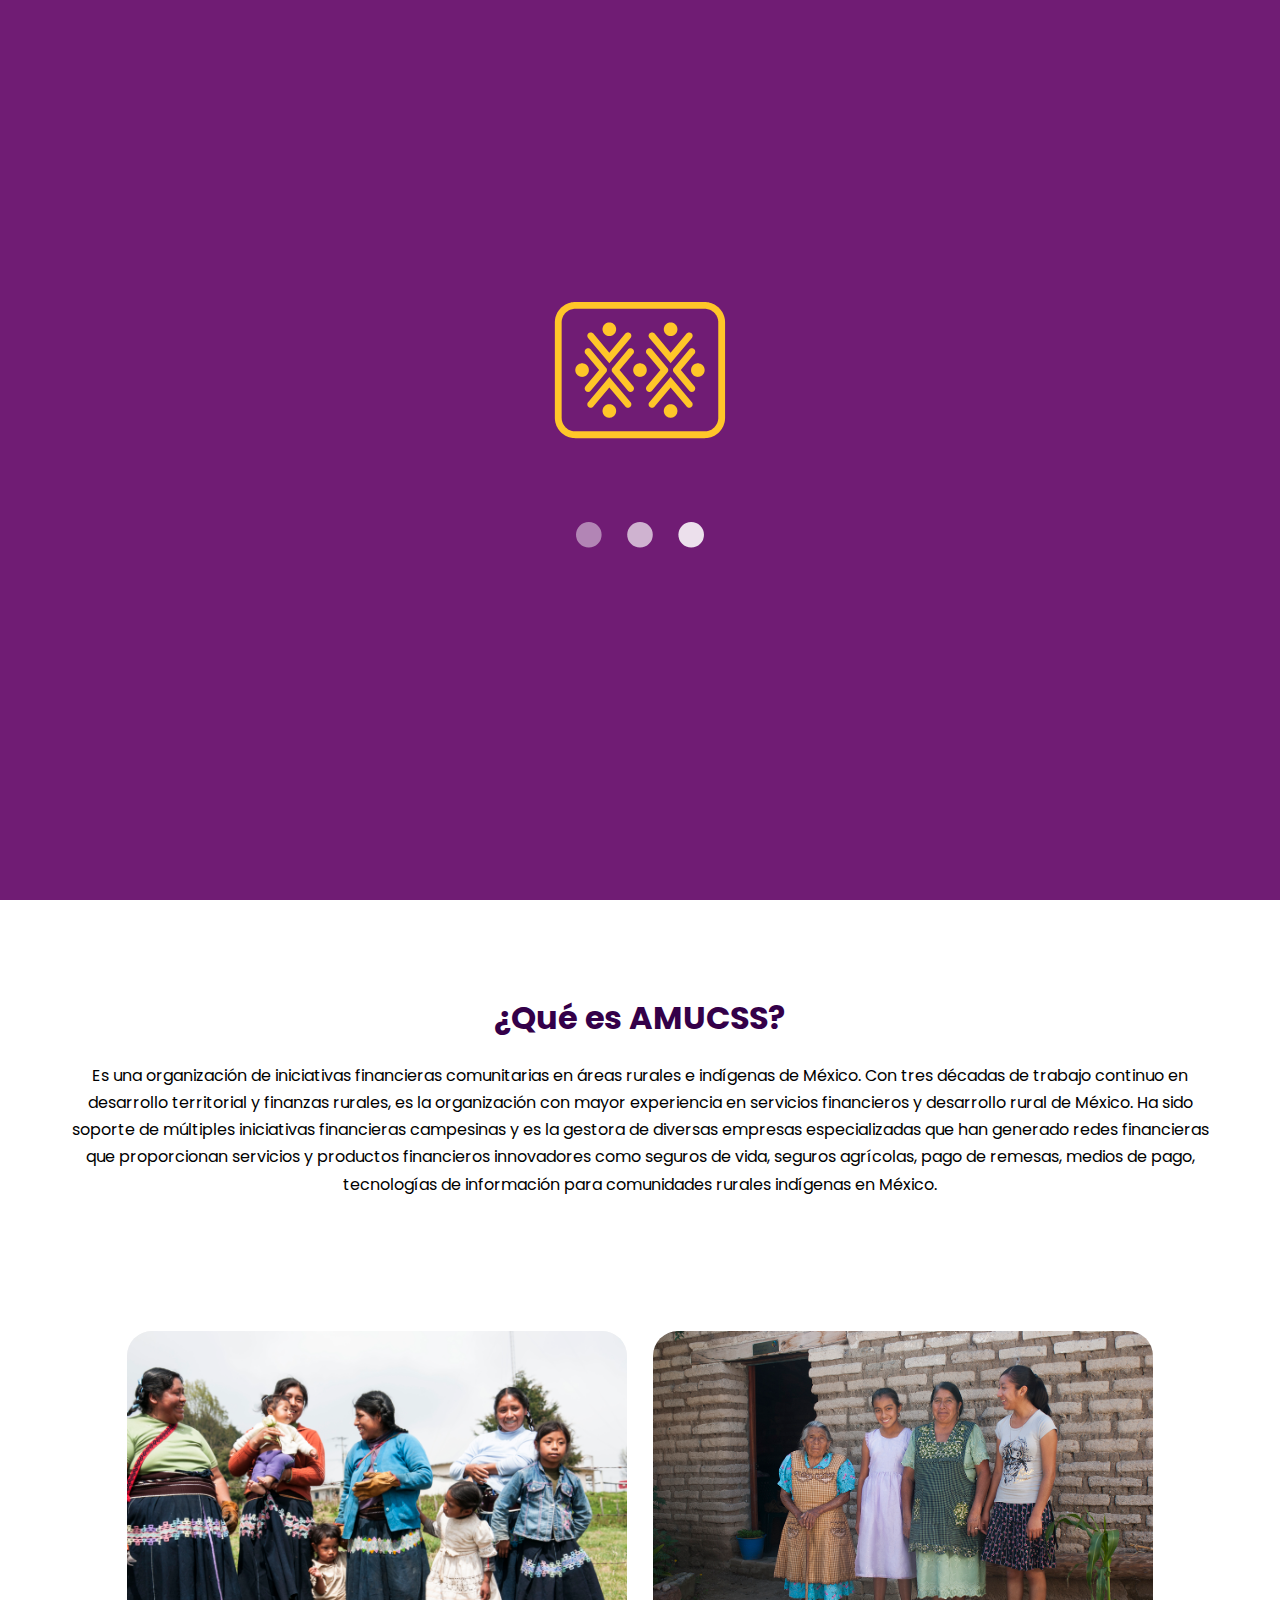
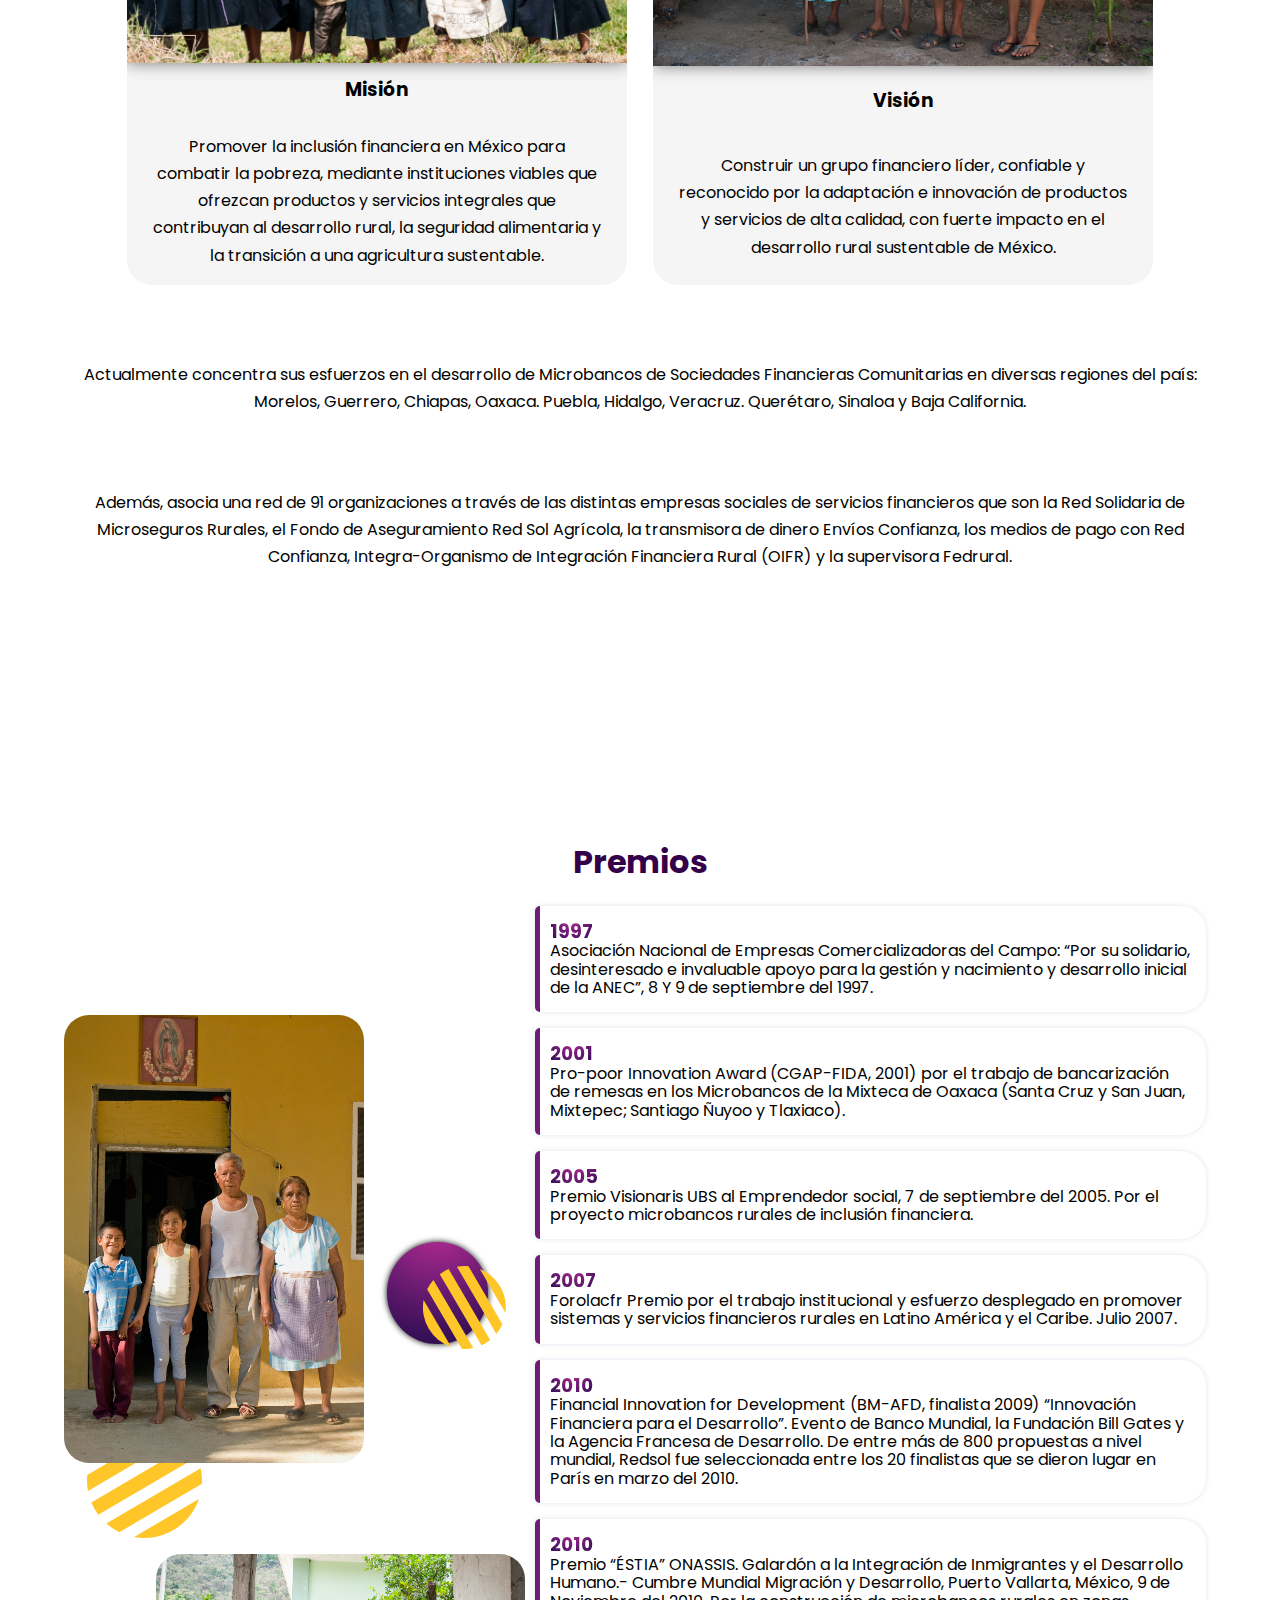
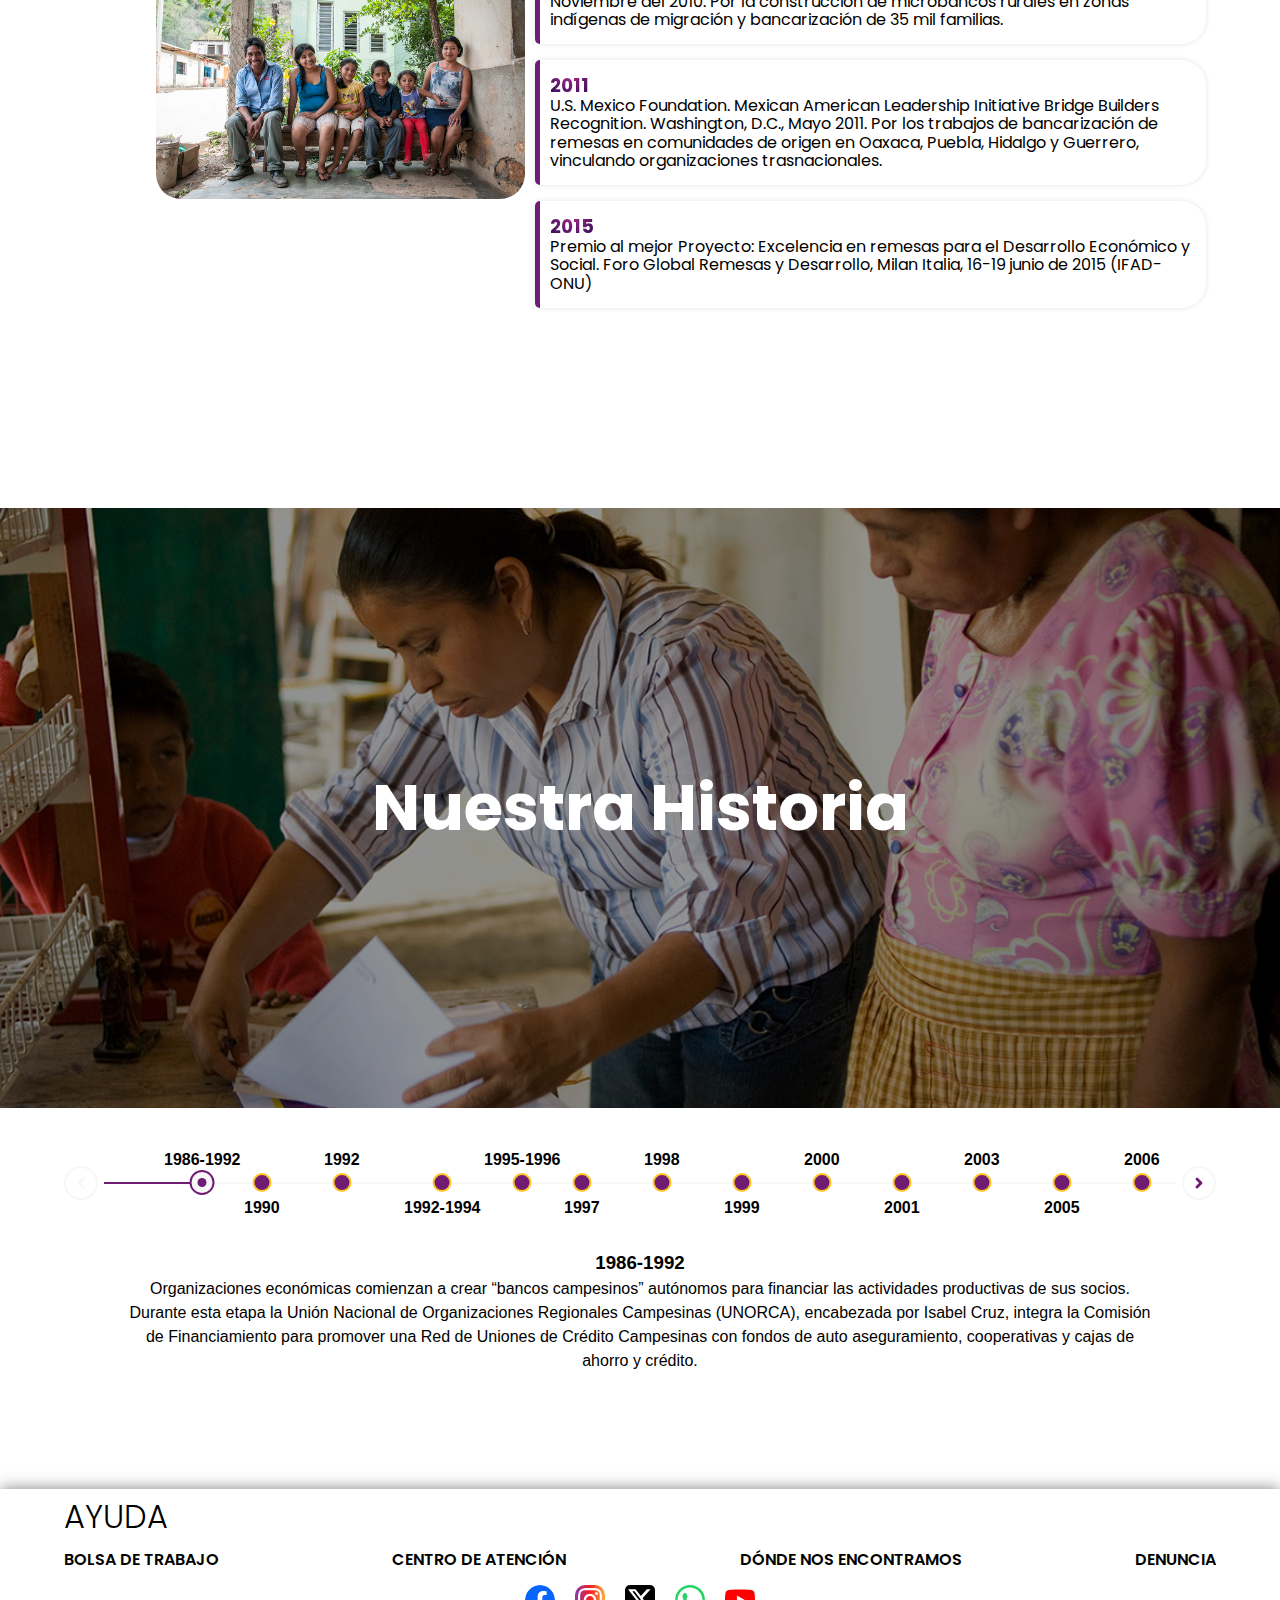
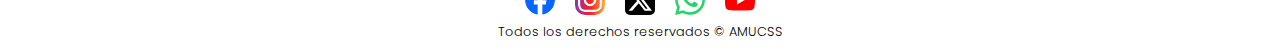
<file: index.html>
<!DOCTYPE html>
<html lang="es">

<head>
    <meta charset="UTF-8">
    <meta http-equiv="X-UA-Compatible" content="IE-edge">
    <meta name="viewport" content="width=device-width, initial-scale=1.0">
    <title>Inicio</title>
    <link rel="shortcut icon" href="./favicon.png" type="image/x-icon">
    <link rel="icon" type="image/png" href="./favicon.png">
    <link rel="stylesheet" href="./css/normalize.css">
    <link rel="stylesheet" href="./css/style__index.css"><!--Hoja de estilos-->
    <!-- Link Swiper's CSS -->
    <link rel="stylesheet" href="https://cdn.jsdelivr.net/npm/swiper@10/swiper-bundle.min.css" />
    <!--Link de swiper para el slider-->
    <meta name="theme-color" content="#701b75"> <!-- Color de la parte superior del navegator-->

    <!--Meta etiquetas para pocisionamiento y demas-->
    <meta name="title" content="Amucss">
    <meta name="description"
        content="Amucss es la gestora de una red de empresas sociales que proporciona servicios y productos financieros integrales e innovadores para el desarrollo social y la inclusión de las comunidades rurales indígenas de alta marginación en México." />
    <meta name="keywords" content=" Amucss, AMUCSS">
    <meta name="robots" content="index, all, follow">

    <!-- Open Graph / Facebook -->
    <meta property="og:type" content="website" />
    <meta property="og:url" content="https://amucss.azurewebsites.net/" />
    <meta property="og:title" content="Amucss" />
    <meta property="og:description"
        content="Amucss es la gestora de una red de empresas sociales que proporciona servicios y productos financieros integrales e innovadores para el desarrollo social y la inclusión de las comunidades rurales indígenas de alta marginación en México." />
    <meta property="og:image" content="https://amucss.azurewebsites.net/img/logo.jpg" />

    <!-- Twitter -->
    <meta property="twitter:card" content="summary_large_image" />
    <meta property="twitter:url" content="https://amucss.azurewebsites.net/" />
    <meta property="twitter:title" content="Amucss" />
    <meta property="twitter:description"
        content="Amucss es la gestora de una red de empresas sociales que proporciona servicios y productos financieros integrales e innovadores para el desarrollo social y la inclusión de las comunidades rurales indígenas de alta marginación en México." />
    <meta property="twitter:image" content="https://amucss.azurewebsites.net/img/logo.jpg" />

</head>

<body>

    <header class="hero">

        <nav class="nav container ">
            <div class="nav__logo">
                <a href="#">
                    <img class="nav__logo--img" src="./img/logo__color.svg" alt="AMUCSS">
                </a>
            </div>
            <ul class="nav__link nav__link--menu">
                <li class="nav__items">
                    <a data-section="index_nav" data-value="acerca-de" class="nav__links">QUIÉNES SOMOS
                        <img class="nav__toggle" src="../img/resourses/nav--toggle.svg" alt="Flecha">
                    </a>
                    <ul class="nav__sublink">
                        <a data-section="index_nav" data-value="mision" href="#"
                            class="nav__sublinks nav__sublinks--primero">MISIÓN</a>
                        <a data-section="index_nav" data-value="vision" href="#" class="nav__sublinks">VISIÓN</a>
                        <a data-section="index_nav" data-value="valores" href="#" class="nav__sublinks">VALORES</a>
                        <a data-section="index_nav" data-value="historia" href="#" class="nav__sublinks">HISTORIA</a>
                        <a data-section="index_nav" data-value="historia" href="#" class="nav__sublinks">PREMIOS</a>
                        <a data-section="index_nav" data-value="premios" href="#"
                            class="nav__sublinks nav__sublinks--ultimo">REGULACIÓN</a>
                    </ul>
                </li>
                <li class="nav__items">
                    <a data-section="index_nav" data-value="conformacion" class="nav__links">GRUPO AMUCSS
                        <img class="nav__toggle" src="../img/resourses/nav--toggle.svg" alt="Flecha">
                    </a>
                    <ul class="nav__sublink">
                        <a data-section="index_nav" data-value="grupo-integra" href="#"
                            class="nav__sublinks nav__sublinks--primero">RED OAXACA - SMB CONTIGO</a>
                        <a data-section="index_nav" data-value="sofincos" href="#" class="nav__sublinks">SMB AGRÍCOLA
                            MORELOS</a>
                        <a data-section="index_nav" data-value="smb-contigo" href="#" class="nav__sublinks">SMB
                            BIOCAFÉ</a>
                        <a data-section="index_nav" data-value="smb-huatusco" href="#" class="nav__sublinks">SMB
                            HUATUSCO</a>
                        <a data-section="index_nav" data-value="smb-mujeres-de-la-lluvia" href="#"
                            class="nav__sublinks">SMB MUJERES DE LA LLUVIA</a>
                        <a data-section="index_nav" data-value="smb-financiera-morelos" href="#"
                            class="nav__sublinks">FEDRURAL</a>
                        <a data-section="index_nav" data-value="smb-financiera-morelos" href="#"
                            class="nav__sublinks">INTEGRA</a>
                        <a data-section="index_nav" data-value="servicios" href="#" class="nav__sublinks">ENVICON</a>
                        <a data-section="index_nav" data-value="envios-confianza" href="#" class="nav__sublinks">RED
                            SOLIDARIA</a>
                        <a data-section="index_nav" data-value="red-sol" href="#" class="nav__sublinks">MICROSEGUROS</a>
                        <a data-section="index_nav" data-value="red-sol-agricola" href="#"
                            class="nav__sublinks nav__sublinks--ultimo">LA CAMARA DE LA GENTE</a>
                    </ul>
                </li>
                <li class="nav__items">
                    <a data-section="index_nav" data-value="regulacion" class="nav__links">MIGRACIÓN Y FINANZAS
                        COMUNITARIAS
                        <img class="nav__toggle" src="../img/resourses/nav--toggle.svg" alt="Flecha">
                    </a>
                    <ul class="nav__sublink">
                        <a data-section="index_nav" data-value="fed-rural" href="#"
                            class="nav__sublinks nav__sublinks--primero">BONO MIGRANTE</a>
                        <a data-section="index_nav" data-value="instancias-gubernamentales" href="#"
                            class="nav__sublinks">MICROBANCO IXPANTEPEC NIEVES</a>
                        <a data-section="index_nav" data-value="instancias-gubernamentales" href="#"
                            class="nav__sublinks">MICROBANCO SAN PABLITO</a>
                        <a data-section="index_nav" data-value="aviso-de-privacidad" href="#"
                            class="nav__sublinks nav__sublinks--ultimo">BANCARIZACIÓN DE REMESAS</a>
                    </ul>
                </li>
                <li class="nav__items">
                    <a data-section="index_nav" data-value="programas-sociales" class="nav__links">PROGRAMAS
                        SOCIALES
                        <img class="nav__toggle" src="../img/resourses/nav--toggle.svg" alt="Flecha">
                    </a>
                    <ul class="nav__sublink">
                        <a data-section="index_nav" data-value="compromiso-social" href="#"
                            class="nav__sublinks nav__sublinks--primero">ALIANZAS Y PROYECTOS DESARROLLADOS</a>
                        <a data-section="index_nav" data-value="camara-de-la-gente" href="#"
                            class="nav__sublinks nav__sublinks--ultimo">BLOG, NOTICIAS, INVESTIGACIONES Y
                            PUBLICACIONES</a>
                    </ul>
                </li>
                <li class="nav__items">
                    <a class="nav__links">
                        <svg class="nav__idioma" xmlns="http://www.w3.org/2000/svg" id="Filled" viewBox="0 0 24 24"
                            width="512" height="512">
                            <path
                                d="M12,0A12,12,0,1,0,24,12,12.013,12.013,0,0,0,12,0Zm3.222,7H8.778A19.614,19.614,0,0,1,12,2.412,19.57,19.57,0,0,1,15.222,7Zm.8,2a10.211,10.211,0,0,1,.476,3,10.211,10.211,0,0,1-.476,3H7.976A10.211,10.211,0,0,1,7.5,12a10.211,10.211,0,0,1,.476-3ZM9.4,2.356A19.676,19.676,0,0,0,6.574,7H3.353A10.031,10.031,0,0,1,9.4,2.356ZM2,12a9.986,9.986,0,0,1,.461-3H5.9a12.016,12.016,0,0,0-.4,3,12.016,12.016,0,0,0,.4,3H2.461A9.986,9.986,0,0,1,2,12Zm1.353,5H6.574A19.676,19.676,0,0,0,9.4,21.644,10.031,10.031,0,0,1,3.353,17Zm5.425,0h6.444A19.614,19.614,0,0,1,12,21.588,19.57,19.57,0,0,1,8.778,17Zm5.827,4.644A19.676,19.676,0,0,0,17.426,17h3.221A10.031,10.031,0,0,1,14.605,21.644ZM22,12a9.986,9.986,0,0,1-.461,3H18.1a12.016,12.016,0,0,0,.4-3,12.016,12.016,0,0,0-.4-3h3.437A9.986,9.986,0,0,1,22,12ZM17.426,7a19.676,19.676,0,0,0-2.821-4.644A10.031,10.031,0,0,1,20.647,7Z" />
                        </svg>
                        <img class="nav__toggle" src="../img/resourses/nav--toggle.svg" alt="Flecha">
                    </a>
                    <ul id="languages" class="nav__sublink">
                        <a data-language="en" class="nav__sublinks nav__sublinks--primero">ENGLISH</a>
                        <a data-language="es" class="nav__sublinks">ESPAÑOL</a>
                        <a href="#" class="nav__sublinks nav__sublinks--ultimo">NÁHUATL</a>
                    </ul>
                </li>
                <img src="./img/iconos/close.svg" alt="Cerrar" class="nav__close">
            </ul>
            <div class="nav__menu">
                <svg class="nav__img" xmlns="http://www.w3.org/2000/svg" width="24" height="24" viewBox="0 0 24 24">
                    <path d="M4 6h16v2H4zm0 5h16v2H4zm0 5h16v2H4z"></path>
                </svg>
            </div>
        </nav>

        <div class="load">
            <!-- Loader -->
            <svg class="load__logo" xmlns="http://www.w3.org/2000/svg" viewBox="0 0 254.68 67.74">
                <defs>
                    <style>
                        .cls-1 {
                            fill: #ffc629;
                        }

                        .cls-2 {
                            fill: #701c74;
                        }

                        .cls-3 {
                            fill: #fff;
                        }
                    </style>
                </defs>
                <g id="Capa_2" data-name="Capa 2">
                    <g id="logo__color--blancas " data-name="Capa 1">
                        <g id="group_8">
                            <polygon id="Contorno_Exterior" data-name="Contorno Exterior" class="cls-1"
                                points="8.13 54.19 7.62 54.17 7.11 54.13 6.61 54.05 6.11 53.94 5.62 53.8 5.14 53.62 4.66 53.42 4.21 53.19 3.77 52.92 3.36 52.64 2.95 52.33 2.56 51.99 2.2 51.63 1.87 51.24 1.55 50.84 1.27 50.42 1.01 49.98 0.78 49.52 0.57 49.06 0.4 48.58 0.25 48.08 0.15 47.59 0.07 47.08 0.02 46.58 0 46.06 0 8.13 0.02 7.62 0.07 7.11 0.15 6.61 0.25 6.11 0.4 5.62 0.57 5.14 0.78 4.67 1.01 4.22 1.27 3.77 1.55 3.35 1.87 2.95 2.2 2.57 2.56 2.2 2.95 1.86 3.36 1.55 3.77 1.26 4.21 1 4.66 0.77 5.14 0.58 5.62 0.4 6.11 0.25 6.61 0.14 7.11 0.07 7.62 0.01 8.13 0 59.61 0 60.12 0.01 60.63 0.07 61.14 0.14 61.63 0.25 62.12 0.4 62.6 0.58 63.07 0.77 63.53 1 63.97 1.26 64.39 1.55 64.79 1.86 65.17 2.2 65.53 2.57 65.88 2.95 66.18 3.35 66.47 3.77 66.73 4.22 66.97 4.67 67.17 5.14 67.34 5.62 67.48 6.11 67.6 6.61 67.67 7.11 67.72 7.62 67.74 8.13 67.74 46.06 67.72 46.58 67.67 47.08 67.6 47.59 67.48 48.08 67.34 48.58 67.17 49.06 66.97 49.52 66.73 49.98 66.47 50.42 66.18 50.84 65.88 51.24 65.53 51.63 65.17 51.99 64.79 52.33 64.39 52.64 63.97 52.92 63.53 53.19 63.07 53.42 62.6 53.62 62.12 53.8 61.63 53.94 61.14 54.05 60.63 54.13 60.12 54.17 59.61 54.19 8.13 54.19" />
                            <polygon id="Contorno_Interior" data-name="Contorno Interior" class="cls-2"
                                points="2.71 8.13 2.73 7.7 2.78 7.28 2.86 6.87 2.98 6.46 3.12 6.05 3.3 5.67 3.51 5.3 3.74 4.94 4.01 4.61 4.29 4.3 4.61 4.01 4.95 3.74 5.29 3.51 5.67 3.3 6.06 3.12 6.45 2.98 6.87 2.86 7.28 2.78 7.71 2.73 8.13 2.71 59.61 2.71 60.04 2.73 60.46 2.78 60.88 2.86 61.28 2.98 61.69 3.12 62.07 3.3 62.44 3.51 62.79 3.74 63.13 4.01 63.44 4.3 63.73 4.61 63.99 4.94 64.23 5.3 64.44 5.67 64.62 6.05 64.76 6.46 64.88 6.87 64.96 7.28 65.02 7.7 65.03 8.13 65.03 46.06 65.02 46.49 64.96 46.91 64.88 47.33 64.76 47.74 64.62 48.13 64.44 48.52 64.23 48.89 63.99 49.25 63.73 49.59 63.44 49.9 63.13 50.19 62.79 50.45 62.44 50.69 62.07 50.9 61.69 51.07 61.28 51.22 60.88 51.33 60.46 51.41 60.04 51.47 59.61 51.48 8.13 51.48 7.71 51.47 7.28 51.41 6.87 51.33 6.45 51.22 6.06 51.07 5.67 50.9 5.29 50.69 4.95 50.45 4.61 50.19 4.29 49.9 4.01 49.59 3.74 49.25 3.51 48.89 3.3 48.52 3.12 48.13 2.98 47.74 2.86 47.33 2.78 46.91 2.73 46.49 2.71 46.06 2.71 8.13" />
                            <g id="Círculos">
                                <polygon id="Der" class="cls-1"
                                    points="59.61 27.1 59.6 27.38 59.55 27.66 59.48 27.94 59.38 28.2 59.25 28.45 59.1 28.69 58.92 28.9 58.72 29.11 58.49 29.29 58.26 29.45 58.01 29.57 57.74 29.67 57.47 29.75 57.19 29.79 56.9 29.81 56.62 29.79 56.35 29.75 56.07 29.67 55.8 29.57 55.55 29.45 55.31 29.29 55.09 29.11 54.89 28.9 54.72 28.69 54.56 28.45 54.42 28.2 54.32 27.94 54.25 27.66 54.21 27.38 54.2 27.1 54.21 26.82 54.25 26.53 54.32 26.26 54.42 26 54.56 25.74 54.72 25.5 54.89 25.28 55.09 25.08 55.31 24.9 55.55 24.75 55.8 24.62 56.07 24.53 56.35 24.44 56.62 24.4 56.9 24.39 57.19 24.4 57.47 24.44 57.74 24.53 58.01 24.62 58.26 24.75 58.49 24.9 58.72 25.08 58.92 25.28 59.1 25.5 59.25 25.74 59.38 26 59.48 26.26 59.55 26.53 59.6 26.82 59.61 27.1 59.61 27.1" />
                                <polygon id="Sup_Der" data-name="Sup Der" class="cls-1"
                                    points="48.78 10.84 48.76 10.56 48.72 10.28 48.65 10 48.55 9.74 48.41 9.48 48.26 9.24 48.08 9.03 47.88 8.82 47.66 8.64 47.42 8.49 47.17 8.36 46.9 8.27 46.63 8.19 46.35 8.14 46.06 8.13 45.78 8.14 45.5 8.19 45.23 8.27 44.96 8.36 44.72 8.49 44.47 8.64 44.25 8.82 44.06 9.03 43.88 9.24 43.72 9.48 43.6 9.74 43.49 10 43.42 10.28 43.37 10.56 43.36 10.84 43.37 11.12 43.42 11.4 43.49 11.68 43.6 11.94 43.72 12.19 43.88 12.43 44.06 12.65 44.25 12.85 44.47 13.03 44.72 13.19 44.96 13.31 45.23 13.42 45.5 13.49 45.78 13.53 46.06 13.55 46.35 13.53 46.63 13.49 46.9 13.42 47.17 13.31 47.42 13.19 47.66 13.03 47.88 12.85 48.08 12.65 48.26 12.43 48.41 12.19 48.55 11.94 48.65 11.68 48.72 11.4 48.76 11.12 48.78 10.84 48.78 10.84" />
                                <polygon id="Inf_Der" data-name="Inf Der" class="cls-1"
                                    points="48.78 43.35 48.76 43.08 48.72 42.79 48.65 42.51 48.55 42.25 48.41 42 48.26 41.77 48.08 41.54 47.88 41.34 47.66 41.16 47.42 41.01 47.17 40.87 46.9 40.77 46.63 40.71 46.35 40.66 46.06 40.65 45.78 40.66 45.5 40.71 45.23 40.77 44.96 40.87 44.72 41.01 44.47 41.16 44.25 41.34 44.06 41.54 43.88 41.77 43.72 42 43.6 42.25 43.49 42.51 43.42 42.79 43.37 43.08 43.36 43.35 43.37 43.64 43.42 43.92 43.49 44.19 43.6 44.46 43.72 44.71 43.88 44.94 44.06 45.16 44.25 45.37 44.47 45.54 44.72 45.7 44.96 45.83 45.23 45.93 45.5 46 45.78 46.04 46.06 46.06 46.35 46.04 46.63 46 46.9 45.93 47.17 45.83 47.42 45.7 47.66 45.54 47.88 45.37 48.08 45.16 48.26 44.94 48.41 44.71 48.55 44.46 48.65 44.19 48.72 43.92 48.76 43.64 48.78 43.35 48.78 43.35" />
                                <polygon id="Izq" class="cls-1"
                                    points="13.55 27.1 13.53 26.82 13.49 26.53 13.42 26.26 13.31 26 13.19 25.74 13.03 25.5 12.86 25.28 12.65 25.08 12.44 24.9 12.19 24.75 11.94 24.62 11.68 24.53 11.4 24.44 11.13 24.4 10.84 24.39 10.56 24.4 10.28 24.44 10 24.53 9.74 24.62 9.48 24.75 9.25 24.9 9.03 25.08 8.83 25.28 8.65 25.5 8.49 25.74 8.36 26 8.26 26.26 8.19 26.53 8.15 26.82 8.13 27.1 8.15 27.38 8.19 27.66 8.26 27.94 8.36 28.2 8.49 28.45 8.65 28.69 8.83 28.9 9.03 29.11 9.25 29.29 9.48 29.45 9.74 29.57 10 29.67 10.28 29.75 10.56 29.79 10.84 29.81 11.13 29.79 11.4 29.75 11.68 29.67 11.94 29.57 12.19 29.45 12.44 29.29 12.65 29.11 12.86 28.9 13.03 28.69 13.19 28.45 13.31 28.2 13.42 27.94 13.49 27.66 13.53 27.38 13.55 27.1 13.55 27.1" />
                                <polygon id="Sup_Izq" data-name="Sup Izq" class="cls-1"
                                    points="24.39 10.84 24.38 10.56 24.33 10.28 24.25 10 24.15 9.74 24.03 9.48 23.88 9.24 23.7 9.03 23.49 8.82 23.27 8.64 23.03 8.49 22.78 8.36 22.52 8.27 22.24 8.19 21.96 8.14 21.68 8.13 21.4 8.14 21.11 8.19 20.84 8.27 20.58 8.36 20.33 8.49 20.08 8.64 19.86 8.82 19.66 9.03 19.48 9.24 19.33 9.48 19.21 9.74 19.11 10 19.03 10.28 18.99 10.56 18.97 10.84 18.99 11.12 19.03 11.4 19.11 11.68 19.21 11.94 19.33 12.19 19.48 12.43 19.66 12.65 19.86 12.85 20.08 13.03 20.33 13.19 20.58 13.31 20.84 13.42 21.11 13.49 21.4 13.53 21.68 13.55 21.96 13.53 22.24 13.49 22.52 13.42 22.78 13.31 23.03 13.19 23.27 13.03 23.49 12.85 23.7 12.65 23.88 12.43 24.03 12.19 24.15 11.94 24.25 11.68 24.33 11.4 24.38 11.12 24.39 10.84 24.39 10.84" />
                                <polygon id="Inf_Izq" data-name="Inf Izq" class="cls-1"
                                    points="24.39 43.35 24.38 43.08 24.33 42.79 24.25 42.51 24.15 42.25 24.03 42 23.88 41.77 23.7 41.54 23.49 41.34 23.27 41.16 23.03 41.01 22.78 40.87 22.52 40.77 22.24 40.71 21.96 40.66 21.68 40.65 21.4 40.66 21.11 40.71 20.84 40.77 20.58 40.87 20.33 41.01 20.08 41.16 19.86 41.34 19.66 41.54 19.48 41.77 19.33 42 19.21 42.25 19.11 42.51 19.03 42.79 18.99 43.08 18.97 43.35 18.99 43.64 19.03 43.92 19.11 44.19 19.21 44.46 19.33 44.71 19.48 44.94 19.66 45.16 19.86 45.37 20.08 45.54 20.33 45.7 20.58 45.83 20.84 45.93 21.11 46 21.4 46.04 21.68 46.06 21.96 46.04 22.24 46 22.52 45.93 22.78 45.83 23.03 45.7 23.27 45.54 23.49 45.37 23.7 45.16 23.88 44.94 24.03 44.71 24.15 44.46 24.25 44.19 24.33 43.92 24.38 43.64 24.39 43.35 24.39 43.35" />
                                <polygon id="Centro" class="cls-1"
                                    points="36.58 27.1 36.57 26.82 36.53 26.53 36.45 26.26 36.35 26 36.22 25.74 36.06 25.5 35.89 25.28 35.69 25.08 35.47 24.9 35.23 24.75 34.98 24.62 34.71 24.53 34.43 24.44 34.16 24.4 33.87 24.39 33.59 24.4 33.31 24.44 33.04 24.53 32.77 24.62 32.52 24.75 32.28 24.9 32.06 25.08 31.86 25.28 31.68 25.5 31.53 25.74 31.4 26 31.3 26.26 31.23 26.53 31.18 26.82 31.17 27.1 31.18 27.38 31.23 27.66 31.3 27.94 31.4 28.2 31.53 28.45 31.68 28.69 31.86 28.9 32.06 29.11 32.28 29.29 32.52 29.45 32.77 29.57 33.04 29.67 33.31 29.75 33.59 29.79 33.87 29.81 34.16 29.79 34.43 29.75 34.71 29.67 34.98 29.57 35.23 29.45 35.47 29.29 35.69 29.11 35.89 28.9 36.06 28.69 36.22 28.45 36.35 28.2 36.45 27.94 36.53 27.66 36.57 27.38 36.58 27.1 36.58 27.1" />
                            </g>
                            <g id="Lineas">
                                <g id="Lineas_Der" data-name="Lineas Der">
                                    <polyline id="Izq-2" data-name="Izq" class="cls-1"
                                        points="36.58 20.64 42 27.1 36.58 33.55 36.46 33.73 36.37 33.91 36.3 34.12 36.27 34.33 36.27 34.54 36.31 34.75 36.38 34.95 36.47 35.14 36.6 35.31 36.75 35.46 36.92 35.59 37.11 35.68 37.31 35.75 37.53 35.77 37.74 35.77 37.95 35.75 38.15 35.67 38.34 35.57 38.51 35.45 38.66 35.29 44.81 27.97 44.93 27.8 45.02 27.61 45.09 27.41 45.13 27.2 45.13 26.99 45.09 26.79 45.02 26.58 44.93 26.4 44.81 26.22 38.66 18.9 38.51 18.74 38.34 18.61 38.15 18.52 37.95 18.45 37.74 18.42 37.53 18.42 37.31 18.45 37.11 18.51 36.92 18.61 36.75 18.73 36.6 18.88 36.47 19.05 36.38 19.23 36.31 19.44 36.27 19.64 36.27 19.86 36.3 20.07 36.37 20.28 36.46 20.46 36.58 20.64" />
                                    <polyline id="Inf" class="cls-1"
                                        points="37.62 39.88 37.5 40.04 37.4 40.23 37.34 40.44 37.3 40.65 37.31 40.86 37.34 41.07 37.41 41.27 37.51 41.46 37.63 41.63 37.79 41.78 37.96 41.9 38.15 42 38.36 42.06 38.56 42.09 38.78 42.09 38.99 42.06 39.19 41.98 39.38 41.89 39.55 41.77 39.7 41.61 46.06 34.02 52.44 41.61 52.59 41.77 52.76 41.89 52.95 41.98 53.15 42.06 53.36 42.09 53.57 42.09 53.78 42.06 53.98 42 54.17 41.9 54.35 41.78 54.5 41.63 54.63 41.46 54.73 41.27 54.79 41.07 54.83 40.86 54.83 40.65 54.79 40.44 54.73 40.23 54.64 40.04 54.52 39.88 46.06 29.81 37.62 39.88" />
                                    <polyline id="Der-2" data-name="Der" class="cls-1"
                                        points="55.55 20.64 50.13 27.1 55.55 33.55 55.67 33.73 55.77 33.91 55.83 34.12 55.86 34.33 55.86 34.54 55.83 34.75 55.76 34.95 55.66 35.14 55.54 35.31 55.39 35.46 55.21 35.59 55.02 35.68 54.83 35.75 54.61 35.77 54.39 35.77 54.19 35.75 53.98 35.67 53.8 35.57 53.62 35.45 53.47 35.29 47.32 27.97 47.2 27.8 47.11 27.61 47.05 27.41 47.01 27.2 47.01 26.99 47.05 26.79 47.11 26.58 47.2 26.4 47.32 26.22 53.47 18.9 53.62 18.74 53.8 18.61 53.98 18.52 54.19 18.45 54.39 18.42 54.61 18.42 54.83 18.45 55.02 18.51 55.21 18.61 55.39 18.73 55.54 18.88 55.66 19.05 55.76 19.23 55.83 19.44 55.86 19.64 55.86 19.86 55.83 20.07 55.77 20.28 55.67 20.46 55.55 20.64" />
                                    <polyline id="Sup" class="cls-1"
                                        points="37.62 14.32 37.5 14.14 37.4 13.96 37.34 13.76 37.3 13.54 37.31 13.34 37.34 13.12 37.41 12.92 37.51 12.73 37.63 12.56 37.79 12.41 37.96 12.29 38.15 12.19 38.36 12.13 38.56 12.1 38.78 12.1 38.99 12.14 39.19 12.21 39.38 12.3 39.55 12.44 39.7 12.58 46.06 20.17 52.44 12.58 52.59 12.44 52.76 12.3 52.95 12.21 53.15 12.14 53.36 12.1 53.57 12.1 53.78 12.13 53.98 12.19 54.17 12.29 54.35 12.41 54.5 12.56 54.63 12.73 54.73 12.92 54.79 13.12 54.83 13.34 54.83 13.54 54.79 13.76 54.73 13.96 54.64 14.14 54.52 14.32 46.06 24.39 37.62 14.32" />
                                </g>
                                <g id="Lineas_Izq" data-name="Lineas Izq">
                                    <polyline id="Izq-3" data-name="Izq" class="cls-1"
                                        points="12.2 20.64 17.62 27.1 12.2 33.55 12.07 33.73 11.98 33.91 11.91 34.12 11.88 34.33 11.88 34.54 11.92 34.75 11.99 34.95 12.08 35.14 12.21 35.31 12.36 35.46 12.53 35.59 12.73 35.68 12.93 35.75 13.14 35.77 13.35 35.77 13.56 35.74 13.76 35.67 13.96 35.57 14.12 35.45 14.27 35.29 20.42 27.96 20.54 27.8 20.64 27.61 20.7 27.41 20.73 27.2 20.73 26.99 20.7 26.79 20.64 26.58 20.54 26.4 20.42 26.22 14.27 18.9 14.12 18.74 13.96 18.61 13.76 18.52 13.56 18.45 13.35 18.42 13.14 18.42 12.93 18.45 12.73 18.51 12.53 18.61 12.36 18.73 12.21 18.88 12.08 19.05 11.99 19.23 11.92 19.44 11.88 19.64 11.88 19.86 11.91 20.07 11.98 20.27 12.07 20.46 12.2 20.64" />
                                    <polyline id="Inf-2" data-name="Inf" class="cls-1"
                                        points="13.24 39.88 13.12 40.04 13.02 40.23 12.95 40.44 12.92 40.65 12.92 40.86 12.95 41.07 13.03 41.27 13.12 41.46 13.25 41.63 13.4 41.78 13.57 41.9 13.76 42 13.97 42.06 14.18 42.09 14.39 42.09 14.6 42.06 14.8 41.98 14.99 41.89 15.16 41.77 15.31 41.61 21.68 34.02 28.05 41.61 28.2 41.77 28.37 41.89 28.56 41.98 28.76 42.06 28.97 42.09 29.18 42.09 29.39 42.06 29.6 42 29.79 41.9 29.96 41.78 30.11 41.63 30.24 41.46 30.34 41.27 30.4 41.07 30.44 40.86 30.44 40.65 30.41 40.44 30.35 40.23 30.25 40.04 30.13 39.88 21.68 29.81 13.24 39.88" />
                                    <polyline id="Der-3" data-name="Der" class="cls-1"
                                        points="31.17 20.64 25.75 27.1 31.17 33.55 31.29 33.73 31.38 33.91 31.45 34.12 31.48 34.33 31.48 34.54 31.44 34.75 31.38 34.95 31.28 35.14 31.15 35.31 31 35.46 30.83 35.59 30.64 35.68 30.43 35.75 30.22 35.77 30.01 35.77 29.8 35.74 29.6 35.67 29.41 35.57 29.23 35.45 29.09 35.29 22.94 27.96 22.82 27.8 22.72 27.61 22.66 27.41 22.63 27.2 22.63 26.99 22.66 26.79 22.72 26.58 22.82 26.4 22.94 26.22 29.09 18.9 29.23 18.74 29.41 18.61 29.6 18.52 29.8 18.45 30.01 18.42 30.22 18.42 30.43 18.45 30.64 18.51 30.83 18.61 31 18.73 31.15 18.88 31.28 19.05 31.38 19.23 31.44 19.44 31.48 19.64 31.48 19.86 31.45 20.07 31.38 20.27 31.29 20.46 31.17 20.64" />
                                    <polyline id="Sup-2" data-name="Sup" class="cls-1"
                                        points="13.24 14.32 13.12 14.14 13.02 13.96 12.95 13.76 12.92 13.54 12.92 13.34 12.95 13.12 13.03 12.92 13.12 12.73 13.25 12.56 13.4 12.41 13.57 12.29 13.76 12.19 13.97 12.13 14.18 12.1 14.39 12.1 14.6 12.14 14.8 12.21 14.99 12.3 15.16 12.43 15.31 12.58 21.68 20.17 28.05 12.58 28.2 12.43 28.37 12.3 28.56 12.21 28.76 12.14 28.97 12.1 29.18 12.1 29.39 12.13 29.6 12.19 29.79 12.29 29.96 12.41 30.11 12.56 30.24 12.73 30.34 12.92 30.4 13.12 30.44 13.34 30.44 13.54 30.41 13.76 30.35 13.96 30.25 14.14 30.13 14.32 21.68 24.39 13.24 14.32" />
                                </g>
                            </g>
                        </g>
                        <g id="group_2">
                            <path class="cls-3"
                                d="M84.73,36.22l-3.1,14.26h-5.3L87.21,2.89h6L103.8,50.48H98.43l-3.1-14.26Zm9.82-4.38L92.08,19.77c-.71-3.39-1.34-7.35-1.91-10.88H90c-.56,3.61-1.27,7.7-2,10.88L85.51,31.84Z" />
                        </g>
                        <g id="group_3">
                            <path class="cls-3"
                                d="M138.05,30c-.36-6.29-.72-13.28-.5-18.64h-.28c-1.06,5.3-2.33,10.94-3.81,16.52L127.67,50.2h-3.54l-5.5-21.39c-1.63-6.08-3-11.94-4-17.44h-.21c.07,5.58-.28,12.21-.57,19L113,50.48H108.1l2.83-47.59h5.93l5.51,21.75c1.62,6.28,2.83,11,3.81,16.38h.22c.91-5.43,2-10,3.52-16.38l5.37-21.75h6.07l2.75,47.59H139Z" />
                        </g>
                        <g id="group_4">
                            <path class="cls-3"
                                d="M156.89,2.89V34.81c0,8.54,2.9,11.44,6.43,11.44,4,0,6.64-3.11,6.64-11.44V2.89h5.43V34c0,12.36-5.08,17.09-12.14,17.09s-11.79-4.66-11.79-16.45V2.89Z" />
                        </g>
                        <g id="group_5">
                            <path class="cls-3"
                                d="M204.62,49.64a15.45,15.45,0,0,1-6.84,1.27c-9.26,0-16-7.48-16-23.65,0-18.79,9.32-24.79,16.87-24.79,2.83,0,4.95.57,5.86,1.21l-1.2,4.58a10.11,10.11,0,0,0-4.73-1c-5.08,0-11.09,5-11.09,19.49S192.9,46.1,198.77,46.1a12.8,12.8,0,0,0,4.94-1Z" />
                        </g>
                        <g id="group_6">
                            <path class="cls-3"
                                d="M209.07,44.2a13.62,13.62,0,0,0,6.78,1.9c5,0,8-3.24,8-8.05,0-4.37-2.55-7-6.28-9.88-3.82-2.61-9-7.06-9-13.2,0-7.2,5-12.5,12.56-12.5a12.06,12.06,0,0,1,6.64,1.77l-1.27,4.65a10,10,0,0,0-5.65-1.62,6.58,6.58,0,0,0-6.92,6.78c0,4.73,2.47,6.57,7,9.81,5.72,4,8.26,8.41,8.26,13.7,0,8.19-5.72,13.35-13.34,13.35-3.25,0-6.64-1.06-8-2Z" />
                        </g>
                        <g id="group_7">
                            <path class="cls-3"
                                d="M234.56,44.2a13.62,13.62,0,0,0,6.78,1.9c5,0,8-3.24,8-8.05,0-4.37-2.55-7-6.29-9.88-3.81-2.61-9-7.06-9-13.2,0-7.2,5-12.5,12.58-12.5a12,12,0,0,1,6.62,1.77L252,8.89a10,10,0,0,0-5.66-1.62,6.58,6.58,0,0,0-6.91,6.78c0,4.73,2.47,6.57,7,9.81,5.72,4,8.26,8.41,8.26,13.7,0,8.19-5.72,13.35-13.34,13.35-3.25,0-6.64-1.06-8-2Z" />
                        </g>
                        <g id="group_1">
                            <path class="cls-3"
                                d="M2.15,65l-.57,2.61h-1l2-8.71H3.7l1.94,8.71h-1L4.09,65ZM4,64.22,3.5,62c-.13-.62-.25-1.34-.36-2h0c-.1.66-.23,1.41-.36,2l-.45,2.2Z" />
                            <path class="cls-3"
                                d="M6.52,66.6a1.92,1.92,0,0,0,1,.33A.85.85,0,0,0,8.44,66c0-.48-.16-.79-.8-1.23A2.14,2.14,0,0,1,6.39,63,1.67,1.67,0,0,1,8.11,61.3a2.16,2.16,0,0,1,1.11.31L9,62.37a1.42,1.42,0,0,0-.84-.29.77.77,0,0,0-.8.8c0,.42.16.65.77,1.08a2.27,2.27,0,0,1,1.3,1.9A1.75,1.75,0,0,1,7.5,67.71a2.06,2.06,0,0,1-1.23-.36Z" />
                            <path class="cls-3"
                                d="M14.26,64.51c0,2.42-1.11,3.23-2.08,3.23-1.13,0-2-1-2-3.21s1-3.23,2.09-3.23S14.26,62.34,14.26,64.51Zm-3.11,0c0,1,.18,2.45,1.08,2.45s1-1.46,1-2.45-.19-2.43-1.07-2.43S11.15,63.56,11.15,64.51Z" />
                            <path class="cls-3"
                                d="M18.42,67.48a2.12,2.12,0,0,1-1,.23c-1.37,0-2.29-1.1-2.29-3.16,0-1.8.9-3.25,2.47-3.25a2,2,0,0,1,.88.19l-.2.81a1.54,1.54,0,0,0-.71-.16c-1,0-1.44,1.18-1.44,2.41,0,1.46.55,2.34,1.47,2.34a1.43,1.43,0,0,0,.71-.17Z" />
                            <path class="cls-3"
                                d="M20.35,59.77a.59.59,0,1,1-.6-.64A.59.59,0,0,1,20.35,59.77Zm-1.08,7.87V61.38h1v6.26Z" />
                            <path class="cls-3"
                                d="M25,66.21A12.8,12.8,0,0,0,25,67.64h-.89L24.05,67h0a1.42,1.42,0,0,1-1.25.76A1.58,1.58,0,0,1,21.29,66c0-1.57,1.25-2.26,2.66-2.27v-.2c0-.84-.22-1.41-1-1.41a1.79,1.79,0,0,0-1,.33l-.21-.7a2.69,2.69,0,0,1,1.45-.41c1.25,0,1.79.81,1.79,2.21ZM24,64.4c-.52,0-1.72.1-1.72,1.46,0,.82.41,1.1.76,1.1s.8-.32.91-.94a1.49,1.49,0,0,0,.05-.36Z" />
                            <path class="cls-3"
                                d="M29.4,67.48a2.09,2.09,0,0,1-1,.23c-1.37,0-2.28-1.1-2.28-3.16,0-1.8.9-3.25,2.46-3.25a1.92,1.92,0,0,1,.88.19l-.19.81a1.61,1.61,0,0,0-.71-.16c-1,0-1.45,1.18-1.45,2.41,0,1.46.56,2.34,1.47,2.34a1.43,1.43,0,0,0,.71-.17Z" />
                            <path class="cls-3"
                                d="M31.33,59.77a.59.59,0,1,1-1.18,0,.6.6,0,0,1,.58-.64A.58.58,0,0,1,31.33,59.77Zm-1.07,7.87V61.38h1v6.26Z" />
                            <path class="cls-3"
                                d="M36.47,64.51c0,2.42-1.11,3.23-2.08,3.23s-2-1-2-3.21,1-3.23,2.1-3.23S36.47,62.34,36.47,64.51Zm-3.11,0c0,1,.18,2.45,1.08,2.45s1-1.46,1-2.45-.19-2.43-1.06-2.43S33.36,63.56,33.36,64.51Zm2.58-5.68-1.36,1.75h-.66l1-1.75Z" />
                            <path class="cls-3"
                                d="M37.58,63c0-.74,0-1.11,0-1.62h.87l.05.77h0a1.56,1.56,0,0,1,1.43-.85c.87,0,1.51.63,1.51,2.14v4.2h-1v-4c0-.75-.13-1.48-.86-1.48-.42,0-.81.34-.93,1a2.42,2.42,0,0,0-.05.57v3.93h-1Z" />
                            <path class="cls-3"
                                d="M50.19,63.89c-.06-1.15-.13-2.43-.09-3.41h-.05c-.19,1-.42,2-.7,3L48.3,67.59h-.65l-1-3.92c-.29-1.11-.54-2.18-.72-3.19h0c0,1-.05,2.23-.1,3.48l-.17,3.68h-.89l.51-8.71h1.09l1,4c.3,1.15.53,2,.71,3h0c.17-1,.36-1.81.65-3l1-4H50.8l.51,8.71h-.93Z" />
                            <path class="cls-3"
                                d="M53.28,64.61c0,1.92.76,2.32,1.48,2.32a2.2,2.2,0,0,0,1-.24l.17.73a3.28,3.28,0,0,1-1.39.29c-1.5,0-2.27-1.22-2.27-3.13s.87-3.28,2.12-3.28S56.2,62.64,56.2,64a4.51,4.51,0,0,1,0,.58Zm2-.74c0-1.24-.46-1.8-.94-1.8-.65,0-1,.94-1,1.8Z" />
                            <path class="cls-3"
                                d="M57.74,61.38l.57,1.35c.15.36.28.72.42,1.08h0c.13-.38.28-.74.41-1.08l.56-1.35h1l-1.49,3.09,1.47,3.17H59.66l-.59-1.43a11.08,11.08,0,0,1-.41-1.07h0c-.12.39-.26.73-.4,1.09l-.58,1.41h-1l1.49-3.14-1.46-3.12Z" />
                            <path class="cls-3"
                                d="M62.65,59.77a.59.59,0,1,1-.6-.64A.59.59,0,0,1,62.65,59.77Zm-1.07,7.87V61.38h1v6.26Z" />
                            <path class="cls-3"
                                d="M67,67.48a2.06,2.06,0,0,1-1,.23c-1.37,0-2.28-1.1-2.28-3.16,0-1.8.9-3.25,2.46-3.25a1.92,1.92,0,0,1,.88.19l-.19.81a1.58,1.58,0,0,0-.71-.16c-1,0-1.45,1.18-1.45,2.41,0,1.46.56,2.34,1.47,2.34a1.45,1.45,0,0,0,.72-.17Z" />
                            <path class="cls-3"
                                d="M71.18,66.21a12.68,12.68,0,0,0,.07,1.43h-.89L70.29,67h0a1.41,1.41,0,0,1-1.25.76A1.58,1.58,0,0,1,67.53,66c0-1.57,1.25-2.26,2.66-2.27v-.2c0-.84-.22-1.41-1-1.41a1.78,1.78,0,0,0-1,.33l-.22-.7a2.76,2.76,0,0,1,1.46-.41c1.26,0,1.78.81,1.78,2.21Zm-1-1.81c-.52,0-1.72.1-1.72,1.46,0,.82.41,1.1.76,1.1s.8-.32.92-.94a2.2,2.2,0,0,0,0-.36Z" />
                            <path class="cls-3"
                                d="M72.59,63c0-.74,0-1.11,0-1.62h.86l0,.77h0a1.56,1.56,0,0,1,1.43-.85c.87,0,1.51.63,1.51,2.14v4.2h-1v-4c0-.75-.14-1.48-.87-1.48-.41,0-.81.34-.93,1a2.42,2.42,0,0,0,0,.57v3.93h-1Z" />
                            <path class="cls-3"
                                d="M81.12,66.21a10.7,10.7,0,0,0,.07,1.43h-.9L80.23,67h0a1.42,1.42,0,0,1-1.26.76A1.58,1.58,0,0,1,77.47,66c0-1.57,1.25-2.26,2.66-2.27v-.2c0-.84-.22-1.41-1-1.41a1.76,1.76,0,0,0-1,.33l-.22-.7a2.76,2.76,0,0,1,1.46-.41c1.25,0,1.78.81,1.78,2.21Zm-1-1.81c-.52,0-1.72.1-1.72,1.46,0,.82.4,1.1.76,1.1s.8-.32.91-.94a1.49,1.49,0,0,0,0-.36Z" />
                            <path class="cls-3"
                                d="M88.32,58.7v7.43c0,.43,0,1.14.05,1.51h-.86l-.06-.78h0a1.47,1.47,0,0,1-1.33.88c-1,0-1.8-1.14-1.8-3.21s.91-3.23,1.87-3.23a1.2,1.2,0,0,1,1.15.73h0V58.7Zm-1,5.07c0-.12,0-.28,0-.41-.06-.66-.45-1.21-.92-1.21-.84,0-1.12,1.15-1.12,2.38s.34,2.38,1.06,2.38c.32,0,.74-.16,1-1.07a2.46,2.46,0,0,0,0-.41Z" />
                            <path class="cls-3"
                                d="M90.41,64.61c0,1.92.76,2.32,1.48,2.32a2.23,2.23,0,0,0,1-.24l.17.73a3.24,3.24,0,0,1-1.39.29c-1.49,0-2.27-1.22-2.27-3.13s.86-3.28,2.12-3.28,1.78,1.34,1.78,2.73c0,.25,0,.42,0,.58Zm2-.74c0-1.24-.46-1.8-.93-1.8-.67,0-1,.94-1,1.8Z" />
                            <path class="cls-3"
                                d="M97.49,58.93v5.84c0,1.56.53,2.09,1.18,2.09s1.22-.57,1.22-2.09V58.93h1v5.68c0,2.26-.93,3.13-2.23,3.13s-2.15-.85-2.15-3v-5.8Z" />
                            <path class="cls-3"
                                d="M102.34,63c0-.74,0-1.11-.06-1.62h.87l0,.77h0a1.58,1.58,0,0,1,1.43-.85c.87,0,1.51.63,1.51,2.14v4.2h-1v-4c0-.75-.14-1.48-.87-1.48-.41,0-.81.34-.92,1a2.42,2.42,0,0,0,0,.57v3.93h-1Z" />
                            <path class="cls-3"
                                d="M108.64,59.77a.59.59,0,1,1-1.17,0,.6.6,0,0,1,.58-.64A.58.58,0,0,1,108.64,59.77Zm-1.06,7.87V61.38h1v6.26Z" />
                            <path class="cls-3"
                                d="M113.79,64.51c0,2.42-1.12,3.23-2.08,3.23-1.12,0-2-1-2-3.21s1-3.23,2.09-3.23S113.79,62.34,113.79,64.51Zm-3.12,0c0,1,.19,2.45,1.09,2.45s1-1.46,1-2.45-.18-2.43-1.06-2.43S110.67,63.56,110.67,64.51Z" />
                            <path class="cls-3"
                                d="M114.9,63c0-.74,0-1.11-.06-1.62h.87l.05.77h0a1.58,1.58,0,0,1,1.43-.85c.87,0,1.52.63,1.52,2.14v4.2h-1v-4c0-.75-.14-1.48-.87-1.48-.41,0-.81.34-.93,1a3.1,3.1,0,0,0,0,.57v3.93h-1Z" />
                            <path class="cls-3"
                                d="M120.83,64.61c0,1.92.76,2.32,1.47,2.32a2.17,2.17,0,0,0,1-.24l.17.73a3.23,3.23,0,0,1-1.38.29c-1.5,0-2.27-1.22-2.27-3.13s.86-3.28,2.11-3.28,1.78,1.34,1.78,2.73a4.8,4.8,0,0,1,0,.58Zm2-.74c0-1.24-.45-1.8-.93-1.8-.66,0-1,.94-1,1.8Z" />
                            <path class="cls-3"
                                d="M124.65,66.6a1.92,1.92,0,0,0,1,.33.85.85,0,0,0,.92-.91c0-.48-.17-.79-.8-1.23A2.13,2.13,0,0,1,124.52,63a1.67,1.67,0,0,1,1.72-1.73,2.16,2.16,0,0,1,1.11.31l-.26.76a1.39,1.39,0,0,0-.83-.29.77.77,0,0,0-.81.8c0,.42.16.65.77,1.08a2.27,2.27,0,0,1,1.3,1.9,1.75,1.75,0,0,1-1.89,1.85,2.05,2.05,0,0,1-1.22-.36Z" />
                            <path class="cls-3"
                                d="M134.35,58.7v7.43c0,.43,0,1.14,0,1.51h-.85l-.06-.78h0a1.46,1.46,0,0,1-1.32.88c-1,0-1.81-1.14-1.81-3.21s.92-3.23,1.88-3.23a1.19,1.19,0,0,1,1.14.73h0V58.7Zm-1,5.07v-.41c-.08-.66-.47-1.21-1-1.21-.82,0-1.1,1.15-1.1,2.38s.34,2.38,1.06,2.38c.3,0,.73-.16.95-1.07a1.3,1.3,0,0,0,0-.41Z" />
                            <path class="cls-3"
                                d="M136.44,64.61c0,1.92.76,2.32,1.47,2.32a2.2,2.2,0,0,0,1-.24l.17.73a3.23,3.23,0,0,1-1.38.29c-1.5,0-2.28-1.22-2.28-3.13s.87-3.28,2.13-3.28,1.78,1.34,1.78,2.73a4.51,4.51,0,0,1,0,.58Zm2-.74c0-1.24-.45-1.8-.93-1.8-.66,0-1,.94-1,1.8Z" />
                            <path class="cls-3"
                                d="M146.35,67.48a2.74,2.74,0,0,1-1.26.23c-1.69,0-2.91-1.36-2.91-4.32,0-3.44,1.7-4.53,3.08-4.53a2.23,2.23,0,0,1,1.08.21l-.23.84a1.81,1.81,0,0,0-.86-.18c-.93,0-2,.91-2,3.57s1,3.54,2.05,3.54a2.26,2.26,0,0,0,.9-.18Z" />
                            <path class="cls-3"
                                d="M147.21,63c0-.53,0-1.15-.05-1.62h.9l0,1h0a1.53,1.53,0,0,1,1.32-1.08h.21v1h-.21a1.36,1.36,0,0,0-1.21,1.29,4.73,4.73,0,0,0,0,.56v3.47h-1Z" />
                            <path class="cls-3"
                                d="M151,64.61c0,1.92.76,2.32,1.48,2.32a2.16,2.16,0,0,0,1-.24l.18.73a3.28,3.28,0,0,1-1.39.29c-1.5,0-2.27-1.22-2.27-3.13s.86-3.28,2.12-3.28,1.78,1.34,1.78,2.73a4.51,4.51,0,0,1,0,.58Zm2-.74c0-1.24-.45-1.8-.93-1.8-.66,0-1,.94-1,1.8Zm.7-5-1.36,1.75h-.66l1-1.75Z" />
                            <path class="cls-3"
                                d="M158.7,58.7v7.43c0,.43,0,1.14.05,1.51h-.86l-.06-.78h0a1.44,1.44,0,0,1-1.31.88c-1,0-1.81-1.14-1.81-3.21s.92-3.23,1.87-3.23a1.22,1.22,0,0,1,1.16.73h0V58.7Zm-1,5.07v-.41c-.07-.66-.45-1.21-.93-1.21-.83,0-1.11,1.15-1.11,2.38s.33,2.38,1.05,2.38c.31,0,.74-.16,1-1.07a1.71,1.71,0,0,0,0-.41Z" />
                            <path class="cls-3"
                                d="M161.17,59.77a.59.59,0,1,1-.6-.64A.59.59,0,0,1,161.17,59.77Zm-1.07,7.87V61.38h1v6.26Z" />
                            <path class="cls-3"
                                d="M163.69,59.92v1.46h1.2v.76h-1.2v3.72c0,.81.28,1,.65,1a2,2,0,0,0,.39,0l.06.76a2.09,2.09,0,0,1-.74.1,1.26,1.26,0,0,1-1-.37,2.27,2.27,0,0,1-.37-1.58V62.14h-.76v-.76h.76V60.33Z" />
                            <path class="cls-3"
                                d="M169.5,64.51c0,2.42-1.11,3.23-2.08,3.23s-2-1-2-3.21,1-3.23,2.09-3.23S169.5,62.34,169.5,64.51Zm-3.11,0c0,1,.18,2.45,1.08,2.45s1-1.46,1-2.45-.18-2.43-1.06-2.43S166.39,63.56,166.39,64.51Z" />
                            <path class="cls-3"
                                d="M176.4,58.7v7.43c0,.43,0,1.14,0,1.51h-.84l-.08-.78h0a1.46,1.46,0,0,1-1.31.88c-1.05,0-1.82-1.14-1.82-3.21s.92-3.23,1.87-3.23a1.19,1.19,0,0,1,1.15.73h0V58.7Zm-1,5.07c0-.12,0-.28,0-.41-.06-.66-.46-1.21-.94-1.21-.82,0-1.11,1.15-1.11,2.38s.34,2.38,1.07,2.38c.31,0,.73-.16.95-1.07a1.68,1.68,0,0,0,0-.41Z" />
                            <path class="cls-3"
                                d="M178.5,64.61c0,1.92.76,2.32,1.47,2.32a2.28,2.28,0,0,0,1-.24l.16.73a3.23,3.23,0,0,1-1.38.29c-1.5,0-2.28-1.22-2.28-3.13s.87-3.28,2.12-3.28,1.79,1.34,1.79,2.73a4.51,4.51,0,0,1,0,.58Zm2-.74c0-1.24-.45-1.8-.93-1.8-.66,0-1,.94-1,1.8Z" />
                            <path class="cls-3" d="M182.49,58.7h1v8.94h-1Z" />
                            <path class="cls-3"
                                d="M186.87,66.49a2.54,2.54,0,0,0,1.24.35,1.37,1.37,0,0,0,1.46-1.48,2.2,2.2,0,0,0-1.15-1.8,3.23,3.23,0,0,1-1.64-2.42,2.18,2.18,0,0,1,2.3-2.28,2.24,2.24,0,0,1,1.22.32l-.24.85a1.78,1.78,0,0,0-1-.3A1.21,1.21,0,0,0,187.76,61c0,.87.45,1.2,1.28,1.8a3,3,0,0,1,1.51,2.51,2.32,2.32,0,0,1-2.44,2.43,2.89,2.89,0,0,1-1.46-.37Z" />
                            <path class="cls-3"
                                d="M192.44,64.61c0,1.92.76,2.32,1.46,2.32a2.18,2.18,0,0,0,1-.24l.17.73a3.23,3.23,0,0,1-1.38.29c-1.5,0-2.28-1.22-2.28-3.13s.87-3.28,2.13-3.28,1.78,1.34,1.78,2.73c0,.25,0,.42,0,.58Zm2-.74c0-1.24-.45-1.8-.93-1.8-.66,0-1,.94-1,1.8Z" />
                            <path class="cls-3"
                                d="M199.48,67.48a2.12,2.12,0,0,1-1,.23c-1.38,0-2.29-1.1-2.29-3.16,0-1.8.9-3.25,2.47-3.25a2,2,0,0,1,.88.19l-.2.81a1.58,1.58,0,0,0-.71-.16c-1,0-1.45,1.18-1.45,2.41,0,1.46.56,2.34,1.48,2.34a1.37,1.37,0,0,0,.7-.17Z" />
                            <path class="cls-3"
                                d="M201.74,59.92v1.46h1.2v.76h-1.2v3.72c0,.81.28,1,.65,1a2.06,2.06,0,0,0,.4,0l.05.76a2.05,2.05,0,0,1-.74.1,1.24,1.24,0,0,1-1-.37,2.22,2.22,0,0,1-.37-1.58V62.14H200v-.76h.77V60.33Z" />
                            <path class="cls-3"
                                d="M207.55,64.51c0,2.42-1.11,3.23-2.08,3.23-1.12,0-2-1-2-3.21s1-3.23,2.09-3.23S207.55,62.34,207.55,64.51Zm-3.11,0c0,1,.18,2.45,1.08,2.45s1-1.46,1-2.45-.18-2.43-1.06-2.43S204.44,63.56,204.44,64.51Z" />
                            <path class="cls-3"
                                d="M208.66,63c0-.53,0-1.15-.06-1.62h.9l.05,1h0a1.52,1.52,0,0,1,1.32-1.08h.21v1h-.21a1.35,1.35,0,0,0-1.2,1.29,3.2,3.2,0,0,0,0,.56v3.47h-1Z" />
                            <path class="cls-3"
                                d="M213.78,66.49a2.58,2.58,0,0,0,1.25.35,1.37,1.37,0,0,0,1.45-1.48,2.2,2.2,0,0,0-1.15-1.8,3.21,3.21,0,0,1-1.63-2.42A2.18,2.18,0,0,1,216,58.86a2.12,2.12,0,0,1,1.21.32L217,60a1.81,1.81,0,0,0-1-.3A1.2,1.2,0,0,0,214.68,61c0,.87.45,1.2,1.27,1.8a3,3,0,0,1,1.52,2.51A2.32,2.32,0,0,1,215,67.71a2.93,2.93,0,0,1-1.47-.37Z" />
                            <path class="cls-3"
                                d="M222.49,64.51c0,2.42-1.11,3.23-2.08,3.23-1.12,0-2-1-2-3.21s1-3.23,2.09-3.23S222.49,62.34,222.49,64.51Zm-3.11,0c0,1,.18,2.45,1.08,2.45s1-1.46,1-2.45-.19-2.43-1.06-2.43S219.38,63.56,219.38,64.51Z" />
                            <path class="cls-3"
                                d="M226.65,67.48a2.09,2.09,0,0,1-1,.23c-1.37,0-2.29-1.1-2.29-3.16,0-1.8.9-3.25,2.46-3.25a2,2,0,0,1,.89.19l-.19.81a1.63,1.63,0,0,0-.72-.16c-1,0-1.44,1.18-1.44,2.41,0,1.46.55,2.34,1.46,2.34a1.45,1.45,0,0,0,.72-.17Z" />
                            <path class="cls-3"
                                d="M228.58,59.77a.59.59,0,1,1-.6-.64A.59.59,0,0,1,228.58,59.77Zm-1.08,7.87V61.38h1v6.26Z" />
                            <path class="cls-3"
                                d="M233.17,66.21a12.68,12.68,0,0,0,.07,1.43h-.89l-.06-.66h0a1.45,1.45,0,0,1-1.26.76A1.58,1.58,0,0,1,229.52,66c0-1.57,1.26-2.26,2.66-2.27v-.2c0-.84-.21-1.41-1-1.41a1.78,1.78,0,0,0-1,.33l-.21-.7a2.75,2.75,0,0,1,1.45-.41c1.26,0,1.78.81,1.78,2.21Zm-1-1.81c-.52,0-1.7.1-1.7,1.46,0,.82.4,1.1.76,1.1s.79-.32.91-.94a1.46,1.46,0,0,0,0-.36Z" />
                            <path class="cls-3" d="M234.58,58.7h1v8.94h-1Z" />
                            <path class="cls-3"
                                d="M240.2,65l-.56,2.61h-1l2-8.71h1.11l1.93,8.71h-1L242.14,65Zm1.8-.81-.45-2.2c-.13-.62-.24-1.34-.35-2h0c-.1.66-.23,1.41-.36,2l-.46,2.2Z" />
                            <path class="cls-3"
                                d="M244.64,67a.7.7,0,0,1,.66-.75A.67.67,0,0,1,246,67a.66.66,0,0,1-.68.75A.67.67,0,0,1,244.64,67Z" />
                            <path class="cls-3"
                                d="M251.09,67.48a2.7,2.7,0,0,1-1.25.23c-1.69,0-2.92-1.36-2.92-4.32,0-3.44,1.71-4.53,3.09-4.53a2.23,2.23,0,0,1,1.08.21l-.22.84a1.89,1.89,0,0,0-.87-.18c-.93,0-2,.91-2,3.57s1,3.54,2.06,3.54a2.3,2.3,0,0,0,.9-.18Z" />
                            <path class="cls-3"
                                d="M252,67a.69.69,0,0,1,.65-.75.67.67,0,0,1,.66.75.66.66,0,0,1-.67.75A.67.67,0,0,1,252,67Z" />
                        </g>
                    </g>
                </g>
            </svg>

            <svg version="1.1" class="load__svg" xmlns="http://www.w3.org/2000/svg"
                xmlns:xlink="http://www.w3.org/1999/xlink" x="0px" y="0px" viewBox="0 0 100 20"
                enable-background="new 0 0 0 0" xml:space="preserve">
                <circle fill="#fff" cx="10" cy="10" r="10">
                    <animate attributeName="opacity" dur="1s" values="0;1;0" repeatCount="indefinite" begin="0.1" />
                </circle>
                <circle fill="#fff" cx="50" cy="10" r="10">
                    <animate attributeName="opacity" dur="1s" values="0;1;0" repeatCount="indefinite" begin="0.2" />
                </circle>
                <circle fill="#fff" cx="90" cy="10" r="10">
                    <animate attributeName="opacity" dur="1s" values="0;1;0" repeatCount="indefinite" begin="0.3" />
                </circle>
            </svg>

        </div>
        <section class="hero__container container">
            <div class="hero__text hero__text--slideup">
                <h1 data-section="index_hero" data-value="title" class="hero__title">Impulsando el desarrollo
                    rural a través de la inclusión <span class="hero__span">financiera</span></h1>
                <a data-section="index_hero" data-value="button" href="#" class="hero__button"> Conocénos</a>
                <div class="hero__circle hero__circle--5 "></div>
                <img class="hero__img---4" src="./img/resourses/hero--aro.svg" alt="Ilustración">
            </div>
            <div class="hero__group">
                <div class="hero__images">
                    <img class="hero__img hero__img--1" src="./img/resourses/img-1.jpg" alt="Ilustración">
                    <img class="hero__img hero__img--2" src="./img/resourses/img-2.jpg" alt="Ilustración">
                    <img class="hero__img hero__img--3" src="./img/resourses/img-3.jpg" alt="Ilustración">
                    <img class="hero__img hero__img--4" src="./img/resourses/img-4.jpg" alt="Ilustración">
                </div>
                <div class="hero__circles">
                    <div class="hero__circle hero__circle--1"></div>
                    <div class="hero__circle hero__circle--2"></div>
                    <div class="hero__circle hero__circle--3"></div>
                    <div class="hero__circle hero__circle--4 "></div>
                </div>
            </div>

        </section>
    </header>

    <main>
        <section class="container about">
            <h2 class="subtitle">¿Qué es AMUCSS?</h2>
            <p class="about__paragraph">Es una organización de iniciativas financieras comunitarias en áreas rurales e
                indígenas de México. Con tres décadas de trabajo continuo en desarrollo territorial y finanzas rurales,
                es la organización con mayor experiencia en servicios financieros y desarrollo rural de México. Ha sido
                soporte de múltiples iniciativas financieras campesinas y es la gestora de diversas empresas
                especializadas que han generado redes financieras que proporcionan servicios y productos financieros
                innovadores como seguros de vida, seguros agrícolas, pago de remesas, medios de pago, tecnologías de
                información para comunidades rurales indígenas en México. </p>
            <div class="about__main">
                <article class="about__icons">
                    <img class="about__img" src="./img/fotos/mision.jpg" alt="Ilustración">
                    <h3 class="about__title">Misión</h3>
                    <p class="about__paragraph about__paragraph--article">Promover la inclusión financiera en México
                        para combatir la pobreza,
                        mediante instituciones viables que ofrezcan productos y servicios integrales que contribuyan al
                        desarrollo rural, la seguridad alimentaria y la transición a una agricultura sustentable. </p>
                </article>
                <article class="about__icons">
                    <img class="about__img" src="./img/fotos/vision.jpg" alt="Ilustración">
                    <h3 class="about__title">Visión</h3>
                    <p class="about__paragraph about__paragraph--article">Construir un grupo financiero líder, confiable
                        y reconocido por la
                        adaptación e innovación de productos y servicios de alta calidad, con fuerte impacto en el
                        desarrollo rural sustentable de México. </p>

                </article>
            </div>

            <p class="about__paragraph">Actualmente concentra sus esfuerzos en el desarrollo de Microbancos de
                Sociedades Financieras Comunitarias en diversas regiones del país: Morelos, Guerrero, Chiapas, Oaxaca.
                Puebla, Hidalgo, Veracruz. Querétaro, Sinaloa y Baja California.
            </p>
            <p class="about__paragraph">
                Además, asocia una red de 91 organizaciones a través de las distintas empresas sociales de servicios
                financieros que son la Red Solidaria de Microseguros Rurales, el Fondo de Aseguramiento Red Sol
                Agrícola, la transmisora de dinero Envíos Confianza, los medios de pago con Red Confianza,
                Integra-Organismo de Integración Financiera Rural (OIFR) y la supervisora Fedrural.
            </p>
        </section>
        <section class="premios container">
            <h2 class="premios__subtitle subtitle">Premios</h2>
            <div class="premios__container">
                <div class="premios__images">
                    <div class="premios__circle premios__circle--1"></div>
                    <img class="premios__img premios__img--1" src="./img/resourses/recurso-1.svg" alt="Ilustración">
                    <img class="premios__img premios__img--2" src="./img/resourses/recurso-1.svg" alt="Ilustración">
                    <img class="premios__img premios__img--3" src="./img/fotos/premios.jpg" alt="Ilustración">
                    <img class="premios__img premios__img--4" src="./img/fotos/valores.jpg" alt="Ilustración">
                </div>
                

                <ul class="premios__items">
                    <li class="premios__item">
                        <h3 class="premios__age">1997</h3>
                        <p>Asociación Nacional de Empresas Comercializadoras del Campo: “Por su
                            solidario, desinteresado e invaluable apoyo para la gestión y nacimiento y
                            desarrollo inicial de la ANEC”, 8 Y 9 de septiembre del 1997.</p>
                    </li>
                    <li class="premios__item">
                        <h3 class="premios__age">2001</h3>
                        <p>Pro-poor Innovation Award (CGAP-FIDA, 2001) por el trabajo de
                            bancarización de remesas en los Microbancos de la Mixteca de Oaxaca
                            (Santa Cruz y San Juan, Mixtepec; Santiago Ñuyoo y Tlaxiaco).
                        </p>
                    </li>
                    <li class="premios__item">
                        <h3 class="premios__age">2005</h3>
                        <p>Premio Visionaris UBS al Emprendedor social, 7 de septiembre del 2005. Por
                            el proyecto microbancos rurales de inclusión financiera.</p>
                    </li>
                    <li class="premios__item">
                        <h3 class="premios__age">2007</h3>
                        <p>Forolacfr Premio por el trabajo institucional y esfuerzo desplegado en
                            promover sistemas y servicios financieros rurales en Latino América y el
                            Caribe. Julio 2007.
                        </p>
                    </li>
                    <li class="premios__item">
                        <h3 class="premios__age">2010</h3>
                        <p>Financial Innovation for Development (BM-AFD, finalista 2009) “Innovación
                            Financiera para el Desarrollo”. Evento de Banco Mundial, la Fundación Bill
                            Gates y la Agencia Francesa de Desarrollo. De entre más de 800 propuestas a
                            nivel mundial, Redsol fue seleccionada entre los 20 finalistas que se dieron
                            lugar en París en marzo del 2010.
                        </p>
                    </li>
                    <li class="premios__item">
                        <h3 class="premios__age">2010</h3>
                        <p>Premio “ÉSTIA” ONASSIS. Galardón a la Integración de Inmigrantes y el
                            Desarrollo Humano.- Cumbre Mundial Migración y Desarrollo, Puerto Vallarta,
                            México, 9 de Noviembre del 2010. Por la construcción de microbancos rurales
                            en zonas indígenas de migración y bancarización de 35 mil familias.</p>
                    </li>
                    <li class="premios__item"vvv>
                        <h3 class="premios__age">2011</h3>
                        <p>U.S. Mexico Foundation. Mexican American Leadership Initiative Bridge
                            Builders Recognition. Washington, D.C., Mayo 2011. Por los trabajos de
                            bancarización de remesas en comunidades de origen en Oaxaca, Puebla,
                            Hidalgo y Guerrero, vinculando organizaciones trasnacionales.</p>
                    </li>
                    <li class="premios__item">
                        <h3 class="premios__age">2015</h3>
                        <p>Premio al mejor Proyecto: Excelencia en remesas para el Desarrollo
                            Económico y Social. Foro Global Remesas y Desarrollo, Milan Italia, 16-19
                            junio de 2015 (IFAD-ONU)</p>
                    </li>
                </ul>
            </div>

        </section>
        <section class="historia container">

            <h2 class="historia__subtitle">Nuestra Historia</h2>
            <div class="historia__timeline">
                <div class="h--timeline js-h--timeline">
                    <div class="h--timeline-container">
                        <div class="h--timeline-dates">
                            <div class="h--timeline-line">
                                <ol>
                                    <li><a href="#0" data-date="30/12/1986"
                                            class="h--timeline-date h--timeline-date--selected">1986-1992</a></li>
                                    <li><a href="#0" data-date="30/12/1990" class="h--timeline-date">1990</a></li>
                                    <li><a href="#0" data-date="30/12/1992" class="h--timeline-date">1992</a></li>
                                    <li><a href="#0" data-date="30/12/1993" class="h--timeline-date">1992-1994</a></li>
                                    <li><a href="#0" data-date="30/12/1995" class="h--timeline-date">1995-1996</a></li>
                                    <li><a href="#0" data-date="30/12/1997" class="h--timeline-date">1997</a></li>
                                    <li><a href="#0" data-date="30/12/1998" class="h--timeline-date">1998</a></li>
                                    <li><a href="#0" data-date="30/12/1999" class="h--timeline-date">1999</a></li>
                                    <li><a href="#0" data-date="30/12/2000" class="h--timeline-date">2000</a></li>
                                    <li><a href="#0" data-date="30/12/2001" class="h--timeline-date">2001</a></li>
                                    <li><a href="#0" data-date="30/06/2003" class="h--timeline-date">2003</a></li>
                                    <li><a href="#0" data-date="28/11/2005" class="h--timeline-date">2005</a></li>
                                    <li><a href="#0" data-date="30/12/2006" class="h--timeline-date">2006</a></li>
                                    <li><a href="#0" data-date="30/12/2007" class="h--timeline-date">2007</a></li>
                                    <li><a href="#0" data-date="30/12/2008" class="h--timeline-date">2008</a></li>
                                    <li><a href="#0" data-date="30/12/2009" class="h--timeline-date">2009</a></li>
                                    <li><a href="#0" data-date="30/12/2010" class="h--timeline-date">2010</a></li>
                                    <li><a href="#0" data-date="30/03/2011" class="h--timeline-date">2011</a></li>
                                    <li><a href="#0" data-date="30/12/2012" class="h--timeline-date">2012</a></li>
                                    <li><a href="#0" data-date="30/12/2013" class="h--timeline-date">2013</a></li>
                                    <li><a href="#0" data-date="30/12/2014" class="h--timeline-date">2014</a></li>
                                    <li><a href="#0" data-date="30/12/2015" class="h--timeline-date">2015</a></li>
                                    <li><a href="#0" data-date="30/12/2017" class="h--timeline-date">2017</a></li>
                                </ol>

                                <span class="h--timeline-filling-line" aria-hidden="true"></span>
                            </div> <!-- .h--timeline-line -->
                        </div> <!-- .h--timeline-dates -->

                        <nav class="h--timeline-navigation-container">
                            <ul>
                                <li><a href="#0"
                                        class="text-replace h--timeline-navigation h--timeline-navigation--prev h--timeline-navigation--inactive">Prev</a>
                                </li>
                                <li><a href="#0"
                                        class="text-replace h--timeline-navigation h--timeline-navigation--next">Next</a>
                                </li>
                            </ul>
                        </nav>
                    </div> <!-- .h--timeline-container -->

                    <div class="h--timeline-events">
                        <ol>
                            <li class="h--timeline-event h--timeline-event--selected text-component">
                                <div class="h--timeline-event-content container">
                                    <h3>1986-1992</h3>
                                    <p class="h--timeline-event-description">
                                        Organizaciones económicas comienzan a crear “bancos campesinos” autónomos para
                                        financiar las actividades productivas de sus socios.
                                        Durante esta etapa la Unión Nacional de Organizaciones Regionales Campesinas
                                        (UNORCA), encabezada por Isabel Cruz, integra la Comisión de Financiamiento para
                                        promover una Red de Uniones de Crédito Campesinas con fondos de auto
                                        aseguramiento, cooperativas y cajas de ahorro y crédito.
                                    </p>
                                </div>
                            </li>

                            <li class="h--timeline-event text-component">
                                <div class="h--timeline-event-content container">
                                    <h3>1990</h3>
                                    <p class="h--timeline-event-description">
                                        Se integra el grupo AMUCSS a partir de las iniciativas de años anteriores para
                                        promover una Red de Uniones de Crédito Campesinas.
                                    </p>
                                </div>
                            </li>

                            <li class="h--timeline-event text-component">
                                <div class="h--timeline-event-content container">
                                    <h3>1992</h3>
                                    <p class="h--timeline-event-description">
                                        AMUCSS se constituye bajo la figura de Asociación Civil.
                                    </p>
                                </div>
                            </li>

                            <li class="h--timeline-event text-component">
                                <div class="h--timeline-event-content container">
                                    <h3>1992-1994</h3>
                                    <p class="h--timeline-event-description">
                                        Las Uniones de Crédito Campesinas que integran AMUCSS aumentan su presencia a
                                        través del país, principalmente en los estados de Sonora, Sinaloa, Chihuahua,
                                        Zacatecas, Durango y Jalisco, así como en Hidalgo, Distrito Federal, Morelos,
                                        Puebla, Oaxaca, Tlaxcala, Veracruz, Chiapas y Guerrero.
                                    </p>
                                </div>
                            </li>

                            <li class="h--timeline-event text-component">
                                <div class="h--timeline-event-content container">
                                    <h3>1995-1996</h3>
                                    <p class="h--timeline-event-description">
                                        La crisis económica de estos años afecta el sector agropecuario, así como a las
                                        Uniones de Crédito Campesinas de AMUCSS, las cuales se ven obligadas a cerrar
                                        sus operaciones en la mayor parte del país.
                                    </p>
                                </div>
                            </li>

                            <li class="h--timeline-event text-component">
                                <div class="h--timeline-event-content container">
                                    <h3>1997</h3>
                                    <p class="h--timeline-event-description">
                                        Las Uniones de Crédito que sobrevivieron a la crisis trazan el camino a seguir
                                        con la realización de El Primer Seminario - Taller Internacional de
                                        Microfinanzas Rurales en Taxco, Guerrero, donde participaron instituciones
                                        académicas, microfinancieras nacionales e internacionales, bancos de desarrollo,
                                        secretarías de estado, organismos multilaterales y fundaciones como el Banco
                                        Mundial, la Fundación FORD, el Fondo Internacional para el Desarrollo de la
                                        Agricultura (FIDA) de la ONU, entre otras.
                                    </p>
                                </div>
                            </li>

                            <li class="h--timeline-event text-component">
                                <div class="h--timeline-event-content container">
                                    <h3>1998</h3>
                                    <p class="h--timeline-event-description">
                                        AMUCSS organiza dos talleres sobre microfinanzas rurales en Huejutla, Hidalgo y
                                        Cuetzalán, Puebla, con el objetivo de capacitar a promotores en el Proyecto de
                                        Microbancos Rurales.
                                    </p>
                                </div>
                            </li>

                            <li class="h--timeline-event text-component">
                                <div class="h--timeline-event-content container">
                                    <h3>1999</h3>
                                    <p class="h--timeline-event-description">
                                        En la comunidad de San José Tenango se funda La Kaxa Taón "La casa de nuestro
                                        dinero" el primer Microbanco de AMUCSS ubicado en la región de la Sierra
                                        Mazateca de Oaxaca.
                                        A partir de esa fecha comienzan a constituirse 7 Redes de Microbancos en la
                                        Mixteca Alta y la Sierra Sur de Oaxaca (FINCOAX), en la Sierra Norte y
                                        Nororiental de Puebla (FINRURAL), en Guerrero (MASEUAL TOMIN y ECO DE LA
                                        MONTAÑA), en la Huasteca Hidalguense (ZIHUALTME) y Michoacán (CREDIMICH).
                                    </p>
                                </div>
                            </li>

                            <li class="h--timeline-event text-component">
                                <div class="h--timeline-event-content container">
                                    <h3>2000</h3>
                                    <p class="h--timeline-event-description">
                                        Inician las operaciones del Programa de Apoyo al Microfinanciamiento Rural
                                        (PATMIR) a partir del diseño de AMUCSS sobre enfoques de ahorro en zonas
                                        rurales.
                                    </p>
                                </div>
                            </li>

                            <li class="h--timeline-event text-component">
                                <div class="h--timeline-event-content container">
                                    <h3>2001</h3>
                                    <p class="h--timeline-event-description">
                                        AMUCSS y el Consejo Nacional de Organizaciones Campesinas (CONOC) realizan
                                        varios diálogos con las Comisiones de Agricultura y Desarrollo Rural de la
                                        Cámara de Diputados para propiciar la promulgación de Financiera Rural.
                                    </p>
                                </div>
                            </li>

                            <li class="h--timeline-event text-component">
                                <div class="h--timeline-event-content container">
                                    <h3>Junio 2003</h3>
                                    <p class="h--timeline-event-description">
                                        La Federación de Instituciones y Organismos Financieros Rurales, A.C. (FEDRURAL)
                                        se constituye legalmente como un organismo de integración especializado en
                                        Supervisión Auxiliar, Asistencia Técnica Profesional y Autoregulación de
                                        Instituciones Financieras de Ahorro y Crédito del Sector Rural.
                                    </p>
                                </div>
                            </li>

                            <li class="h--timeline-event text-component">
                                <div class="h--timeline-event-content container">
                                    <h3>28 de noviembre de 2005</h3>
                                    <p class="h--timeline-event-description">
                                        FEDRURAL obtiene su autorización para comenzar a operar bajo los lineamientos de
                                        la Ley de Ahorro y Crédito Popular (LACP).
                                        En este mismo año nace el primer proyecto de microseguros a partir de una
                                        alianza estratégica entre AMUCSS y el Grupo de Servicios Especiales
                                        Profesionales (S.E.P.)
                                    </p>
                                </div>
                            </li>

                            <li class="h--timeline-event text-component">
                                <div class="h--timeline-event-content container">
                                    <h3>2006</h3>
                                    <p class="h--timeline-event-description">
                                        Se integra una RED de Microbancos con la finalidad de atender las necesidades de
                                        ahorro y crédito de las familias campesinas. El resultado de esta agrupación
                                        lleva por nombre SMB RURAL.
                                    </p>
                                </div>
                            </li>

                            <li class="h--timeline-event text-component">
                                <div class="h--timeline-event-content container">
                                    <h3>2007</h3>
                                    <p class="h--timeline-event-description">
                                        AMUCSS establece alianzas con organismos nacionales e internacionales para
                                        desarrollar talleres de capacitación destinados a fortalecer las redes de
                                        Microbancos.
                                    </p>
                                </div>
                            </li>

                            <li class="h--timeline-event text-component">
                                <div class="h--timeline-event-content container">
                                    <h3>2008</h3>
                                    <p class="h--timeline-event-description">
                                        Envíos confianza inicia sus operaciones como empresa social de AMUCSS con la
                                        finalidad de proveer el pago de remesas a las familias ubicadas en las zonas
                                        rurales, así como para bancarizar a las mismas a través de educación financiera.
                                        Junio de 2008: AMUCSS, en colaboración con SMB RURAL, crea SIERRAS VERDES A. C.
                                        para impulsar la organización económica de grupos de productores rurales.
                                    </p>
                                </div>
                            </li>

                            <li class="h--timeline-event text-component">
                                <div class="h--timeline-event-content container">
                                    <h3>2009</h3>
                                    <p class="h--timeline-event-description">
                                        AMUCSS participa activamente para impulsar la introducción de las Sociedades
                                        Financieras Comunitarias (SOFINCOS) y los Organismos de Integración Financiera
                                        Rural (OIFR) en la Ley de Ahorro y Crédito Popular (LACP). De esta manera, se
                                        traza un logro importante en la conformación de un nuevo Sistema Financiero con
                                        enfoque rural e indígena.
                                        Inician operaciones la Red Solidaria de Microseguros Rurales (REDSOL) como
                                        intermediaria de seguros en zonas rurales de alta marginación. Al finalizar el
                                        año se realiza el 1er encuentro REDSOL, el cual adquiere periodicidad anual
                                        hasta la fecha.
                                        Se inaugura un área especializada de Educación Financiera como parte de una
                                        estrategia general de AMUCSS para reducir la vulnerabilidad de las familias
                                        rurales a través de la toma de decisiones en torno a temas financieros.
                                        Durante este año se adapta el material de Educación Financiera con la
                                        colaboración de Freedom From Hunger, la Red Solidaria de Microseguros Rurales
                                        (RED SOL), Envíos Confianza, Caja Central (INTEGRA), la Red de Microbancos (SMB
                                        RURAL) y Sierras Verdes.
                                    </p>
                                </div>
                            </li>

                            <li class="h--timeline-event text-component">
                                <div class="h--timeline-event-content container">
                                    <h3>2010</h3>
                                    <p class="h--timeline-event-description">
                                        Se realizan 10 talleres de capacitación para empleados y 49 para socios de
                                        instituciones financieras. En este año comienzan los trabajos para la
                                        constitución de un Fondo de Aseguramiento Agrícola.
                                    </p>
                                </div>
                            </li>

                            <li class="h--timeline-event text-component">
                                <div class="h--timeline-event-content container">
                                    <h3>Marzo 2011</h3>
                                    <p class="h--timeline-event-description">
                                        AMUCSS integra la Red Solidaria Agrícola (REDSOL-Agrícola) con el objetivo de
                                        proporcionar un fondo de aseguramiento de alta calidad para administrar los
                                        riesgos de las familias dedicadas a la pequeña agricultura.
                                        Se registra un aumento en la cobertura de talleres sobre Educación Financiera
                                        para comunidades.
                                    </p>
                                </div>
                            </li>

                            <li class="h--timeline-event text-component">
                                <div class="h--timeline-event-content container">
                                    <h3>2012</h3>
                                    <p class="h--timeline-event-description">
                                        Los manuales de Educación Financiera son adaptados a las necesidades de las
                                        zonas rurales marginadas para capacitar a 95 facilitadores de Instituciones
                                        Financieras ubicadas en Oaxaca, Hidalgo, Puebla, Guerrero y Durango.
                                    </p>
                                </div>
                            </li>

                            <li class="h--timeline-event text-component">
                                <div class="h--timeline-event-content container">
                                    <h3>2013</h3>
                                    <p class="h--timeline-event-description">
                                        La Comisión Nacional Bancaria y de Valores (CNBV) otorga la primera autorización
                                        para que SMB RURAL pueda operar bajo la figura de Sociedad Financiera
                                        Comunitaria (SOFINCO).
                                        Inicia el proyecto RED CONFIANZA con la finalidad de bancarizar las remesas en
                                        las zonas rurales.
                                    </p>
                                </div>
                            </li>

                            <li class="h--timeline-event text-component">
                                <div class="h--timeline-event-content container">
                                    <h3>2014</h3>
                                    <p class="h--timeline-event-description">
                                        Comienzan los procesos de integración de la RED OAXACA con cooperativas de nivel
                                        básico a fin de avanzar paulatinamente en los requerimientos normativos
                                        establecidos por la Comisión Nacional Bancaria y de Valores (CNBV).
                                    </p>
                                </div>
                            </li>

                            <li class="h--timeline-event text-component">
                                <div class="h--timeline-event-content container">
                                    <h3>2015</h3>
                                    <p class="h--timeline-event-description">
                                        Envíos confianza inicia sus operaciones como empresa social de AMUCSS con la
                                        finalidad de proveer el pago de remesas a las familias ubicadas en las zonas
                                        rurales, así como para bancarizar a las mismas a través de educación financiera.
                                        Junio de 2008: AMUCSS, en colaboración con SMB RURAL, crea SIERRAS VERDES A. C.
                                        para impulsar la organización económica de grupos de productores rurales.
                                    </p>
                                </div>
                            </li>

                            <li class="h--timeline-event text-component">
                                <div class="h--timeline-event-content container">
                                    <h3>2017</h3>
                                    <p class="h--timeline-event-description">
                                        AMUCSS decide terminar su relación con SMB Rural por diferencias entre los
                                        accionistas. En ese mismo año se inaugura SMB Contigo, una nueva sociedad
                                        financiera en el municipio de Pahuatlán, Puebla.
                                    </p>
                                </div>
                            </li>
                        </ol>
                    </div> <!-- .h--timeline-events -->
                </div>
            </div>

        </section>

    </main>
    <footer class="footer">
        <section class="footer__container container">
            <nav class="nav--footer">
                <h2 class="footer__title">AYUDA</h2>

                <ul class="nav__link--footer">
                    <li class="nav__items--footer">
                        <a href="#" class="nav__links--footer">BOLSA DE TRABAJO</a>
                    </li>
                    <li class="nav__items--footer">
                        <a href="#" class="nav__links--footer">CENTRO DE ATENCIÓN</a>
                    </li>
                    <li class="nav__items--footer">
                        <a href="#" class="nav__links--footer">DÓNDE NOS ENCONTRAMOS</a>
                    </li>
                    <li class="nav__items--footer">
                        <a href="#" class="nav__links--footer">DENUNCIA</a>
                    </li>
                </ul>
            </nav>
        </section>

        <section class="footer__copy container">
            <div class="footer__social">

                <a href="https://www.facebook.com/AMUCSS" class="footer__icons" target="_blank">

                    <svg class="footer__img footer__img--facebook" xmlns="http://www.w3.org/2000/svg"
                        xmlns:xlink="http://www.w3.org/1999/xlink" version="1.1" id="Capa_1" x="0px" y="0px"
                        viewBox="0 0 24 24" style="enable-background:new 0 0 24 24;" xml:space="preserve" width="512"
                        height="512">
                        <g>
                            <path
                                d="M24,12.073c0,5.989-4.394,10.954-10.13,11.855v-8.363h2.789l0.531-3.46H13.87V9.86c0-0.947,0.464-1.869,1.95-1.869h1.509   V5.045c0,0-1.37-0.234-2.679-0.234c-2.734,0-4.52,1.657-4.52,4.656v2.637H7.091v3.46h3.039v8.363C4.395,23.025,0,18.061,0,12.073   c0-6.627,5.373-12,12-12S24,5.445,24,12.073z" />
                        </g>
                    </svg>

                </a>
                <a href="https://www.instagram.com/AMUCSS/" class="footer__icons" target="_blank">
                    <svg class="footer__img footer__img--instagram" xmlns="http://www.w3.org/2000/svg"
                        xmlns:xlink="http://www.w3.org/1999/xlink" version="1.1" id="Capa_1" x="0px" y="0px"
                        viewBox="0 0 24 24" style="enable-background:new 0 0 24 24;" xml:space="preserve" width="512"
                        height="512" fill="white">
                        <g>
                            <path
                                d="M12,2.162c3.204,0,3.584,0.012,4.849,0.07c1.308,0.06,2.655,0.358,3.608,1.311c0.962,0.962,1.251,2.296,1.311,3.608   c0.058,1.265,0.07,1.645,0.07,4.849c0,3.204-0.012,3.584-0.07,4.849c-0.059,1.301-0.364,2.661-1.311,3.608   c-0.962,0.962-2.295,1.251-3.608,1.311c-1.265,0.058-1.645,0.07-4.849,0.07s-3.584-0.012-4.849-0.07   c-1.291-0.059-2.669-0.371-3.608-1.311c-0.957-0.957-1.251-2.304-1.311-3.608c-0.058-1.265-0.07-1.645-0.07-4.849   c0-3.204,0.012-3.584,0.07-4.849c0.059-1.296,0.367-2.664,1.311-3.608c0.96-0.96,2.299-1.251,3.608-1.311   C8.416,2.174,8.796,2.162,12,2.162 M12,0C8.741,0,8.332,0.014,7.052,0.072C5.197,0.157,3.355,0.673,2.014,2.014   C0.668,3.36,0.157,5.198,0.072,7.052C0.014,8.332,0,8.741,0,12c0,3.259,0.014,3.668,0.072,4.948c0.085,1.853,0.603,3.7,1.942,5.038   c1.345,1.345,3.186,1.857,5.038,1.942C8.332,23.986,8.741,24,12,24c3.259,0,3.668-0.014,4.948-0.072   c1.854-0.085,3.698-0.602,5.038-1.942c1.347-1.347,1.857-3.184,1.942-5.038C23.986,15.668,24,15.259,24,12   c0-3.259-0.014-3.668-0.072-4.948c-0.085-1.855-0.602-3.698-1.942-5.038c-1.343-1.343-3.189-1.858-5.038-1.942   C15.668,0.014,15.259,0,12,0z" />
                            <path
                                d="M12,5.838c-3.403,0-6.162,2.759-6.162,6.162c0,3.403,2.759,6.162,6.162,6.162s6.162-2.759,6.162-6.162   C18.162,8.597,15.403,5.838,12,5.838z M12,16c-2.209,0-4-1.791-4-4s1.791-4,4-4s4,1.791,4,4S14.209,16,12,16z" />
                            <circle cx="18.406" cy="5.594" r="1.44" />
                        </g>
                    </svg>
                </a>
                <a href="https://twitter.com/amucss" class="footer__icons" target="_blank">

                    <svg class="footer__img footer__img--twitter" xmlns="http://www.w3.org/2000/svg" id="Capa_1"
                        data-name="Capa 1" viewBox="0 0 24 24">
                        <path
                            d="m18.9,1.153h3.682l-8.042,9.189,9.46,12.506h-7.405l-5.804-7.583-6.634,7.583H.469l8.6-9.831L0,1.153h7.593l5.241,6.931,6.065-6.931Zm-1.293,19.494h2.039L6.482,3.239h-2.19l13.314,17.408Z" />
                    </svg>

                </a>
                <a href="#" class="footer__icons" target="_blank">
                    <svg class="footer__img footer__img--whatsapp" xmlns="http://www.w3.org/2000/svg"
                        xmlns:xlink="http://www.w3.org/1999/xlink" version="1.1" id="Capa_1" x="0px" y="0px"
                        viewBox="0 0 24 24" style="enable-background:new 0 0 24 24;" xml:space="preserve" width="512"
                        height="512" fill="white">
                        <g id="WA_Logo">
                            <g>
                                <path style="fill-rule:evenodd;clip-rule:evenodd;"
                                    d="M20.463,3.488C18.217,1.24,15.231,0.001,12.05,0    C5.495,0,0.16,5.334,0.157,11.892c-0.001,2.096,0.547,4.142,1.588,5.946L0.057,24l6.304-1.654    c1.737,0.948,3.693,1.447,5.683,1.448h0.005c6.554,0,11.89-5.335,11.893-11.893C23.944,8.724,22.708,5.735,20.463,3.488z     M12.05,21.785h-0.004c-1.774,0-3.513-0.477-5.031-1.378l-0.361-0.214l-3.741,0.981l0.999-3.648l-0.235-0.374    c-0.99-1.574-1.512-3.393-1.511-5.26c0.002-5.45,4.437-9.884,9.889-9.884c2.64,0,5.122,1.03,6.988,2.898    c1.866,1.869,2.893,4.352,2.892,6.993C21.932,17.351,17.498,21.785,12.05,21.785z M17.472,14.382    c-0.297-0.149-1.758-0.868-2.031-0.967c-0.272-0.099-0.47-0.149-0.669,0.148s-0.767,0.967-0.941,1.166    c-0.173,0.198-0.347,0.223-0.644,0.074c-0.297-0.149-1.255-0.462-2.39-1.475c-0.883-0.788-1.48-1.761-1.653-2.059    s-0.018-0.458,0.13-0.606c0.134-0.133,0.297-0.347,0.446-0.521C9.87,9.97,9.919,9.846,10.019,9.647    c0.099-0.198,0.05-0.372-0.025-0.521C9.919,8.978,9.325,7.515,9.078,6.92c-0.241-0.58-0.486-0.501-0.669-0.51    C8.236,6.401,8.038,6.4,7.839,6.4c-0.198,0-0.52,0.074-0.792,0.372c-0.272,0.298-1.04,1.017-1.04,2.479    c0,1.463,1.065,2.876,1.213,3.074c0.148,0.198,2.095,3.2,5.076,4.487c0.709,0.306,1.263,0.489,1.694,0.626    c0.712,0.226,1.36,0.194,1.872,0.118c0.571-0.085,1.758-0.719,2.006-1.413c0.248-0.694,0.248-1.29,0.173-1.413    C17.967,14.605,17.769,14.531,17.472,14.382z" />
                            </g>
                        </g>
                    </svg>
                </a>
                <a href="https://www.youtube.com/channel/UCd2a43n7WNzD3H7pRyyLhVw/feed" class="footer__icons"
                    target="_blank">
                    <svg class="footer__img footer__img--youtube" xmlns="http://www.w3.org/2000/svg"
                        xmlns:xlink="http://www.w3.org/1999/xlink" version="1.1" id="Capa_1" x="0px" y="0px"
                        viewBox="0 0 24 24" style="enable-background:new 0 0 24 24;" xml:space="preserve" width="512"
                        height="512" fill="white">
                        <g id="XMLID_184_">
                            <path
                                d="M23.498,6.186c-0.276-1.039-1.089-1.858-2.122-2.136C19.505,3.546,12,3.546,12,3.546s-7.505,0-9.377,0.504   C1.591,4.328,0.778,5.146,0.502,6.186C0,8.07,0,12,0,12s0,3.93,0.502,5.814c0.276,1.039,1.089,1.858,2.122,2.136   C4.495,20.454,12,20.454,12,20.454s7.505,0,9.377-0.504c1.032-0.278,1.845-1.096,2.122-2.136C24,15.93,24,12,24,12   S24,8.07,23.498,6.186z M9.546,15.569V8.431L15.818,12L9.546,15.569z" />
                        </g>
                    </svg>
                </a>
            </div>
            <h3 class="footer__copyright">Todos los derechos reservados &copy; AMUCSS</h3>
        </section>

    </footer>
    <script src="./js/animacion.js"></script>
    <script src="./js/language.js"></script>
    <script src="./js/menu.js"></script><!--Link de mi archivo js para el menu-->
    <script src="./js/timeline.js"></script>
</body>

</html>
</file>
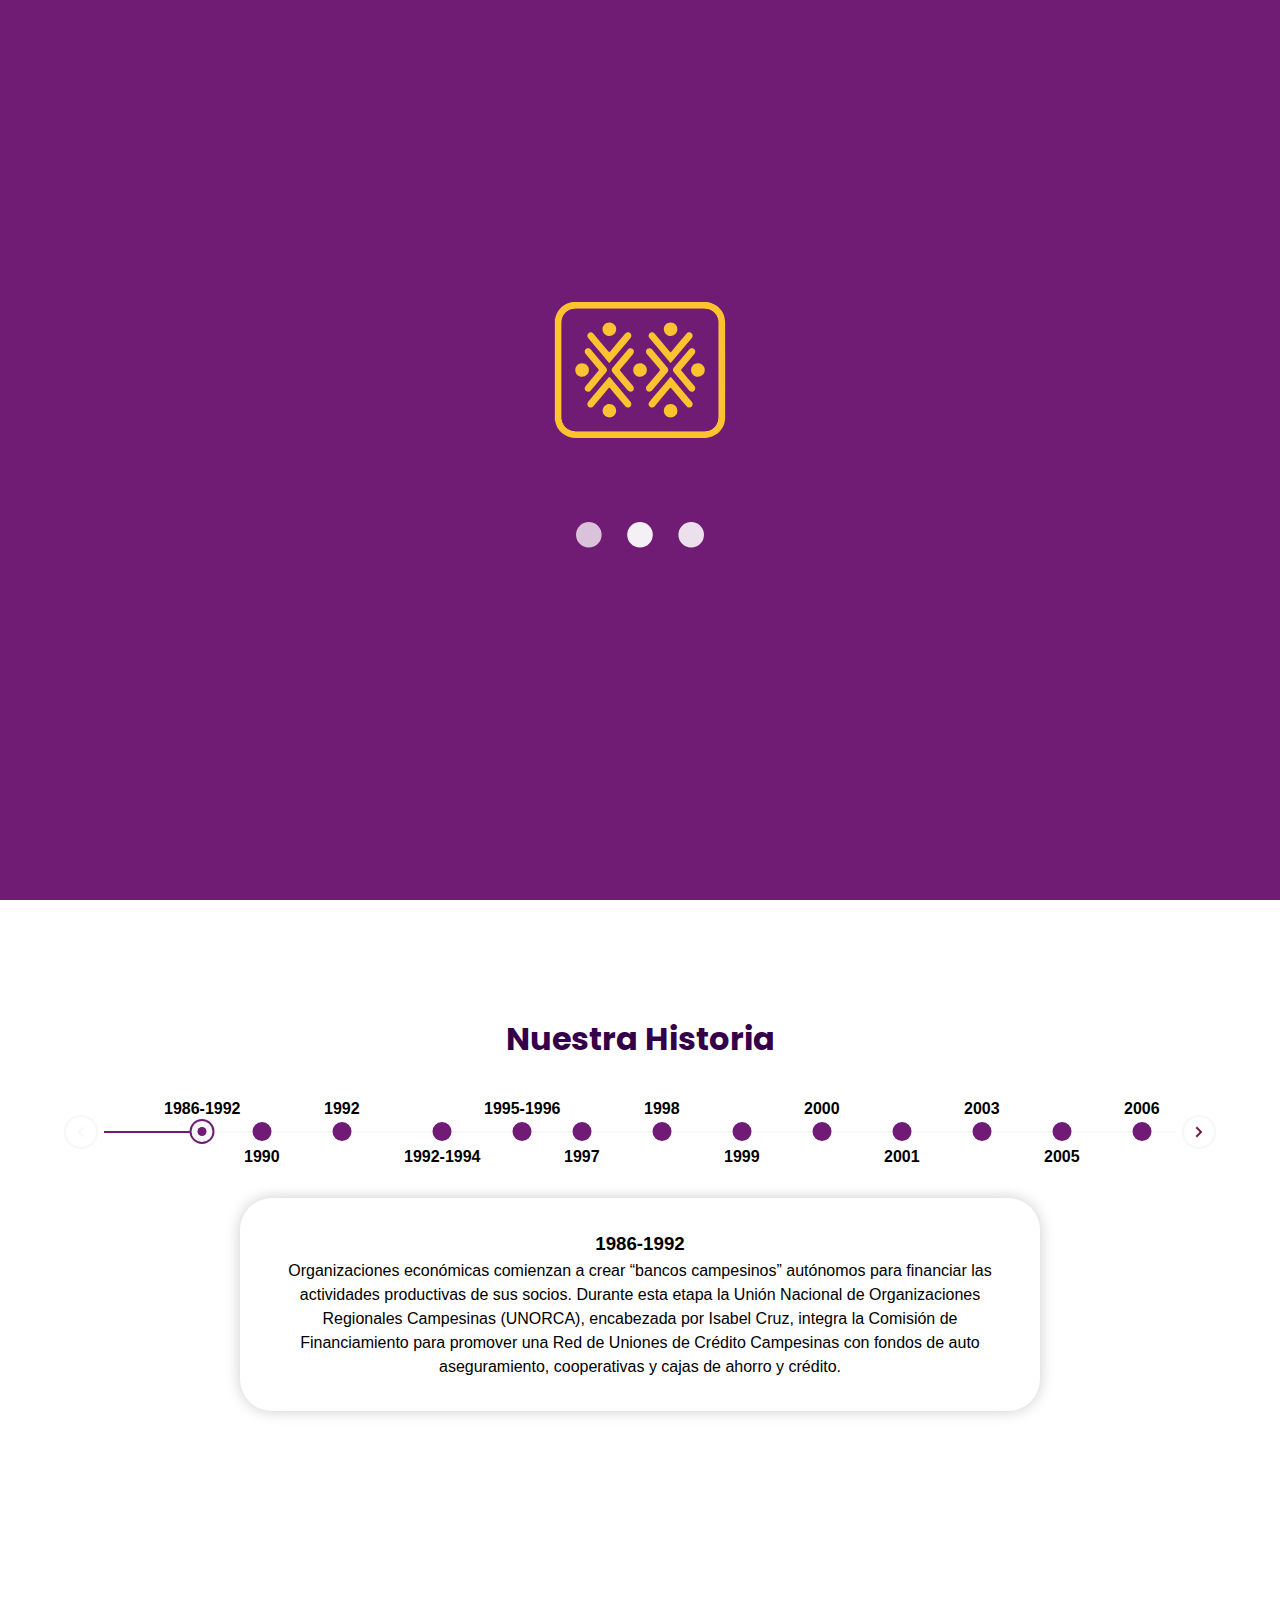
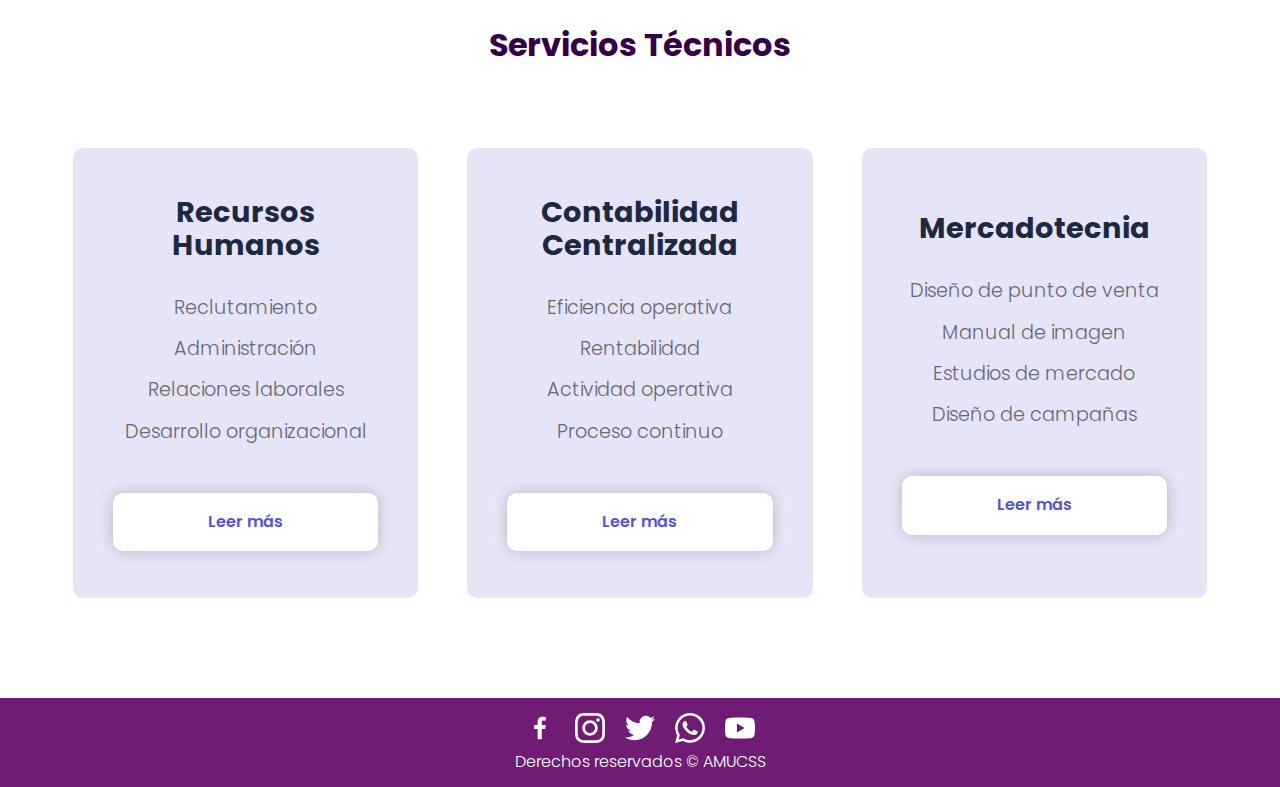
<file: acercade.html>
<!DOCTYPE html>
<html lang="es">

<head>
    <meta charset="UTF-8">
    <meta http-equiv="X-UA-Compatible" content="IE-edge">
    <meta name="viewport" content="width=device-width, initial-scale=1.0">
    <title>Acerca de</title>
    <link rel="shortcut icon" href="./favicon.png" type="image/x-icon">
    <link rel="icon" type="image/png" href="./favicon.png">
    <link rel="stylesheet" href="./css/normalize.css">
    <link rel="stylesheet" href="./css/style__acercade.css"><!--Hoja de estilos-->
    <!-- Link Swiper's CSS -->
    <link rel="stylesheet" href="https://cdn.jsdelivr.net/npm/swiper@10/swiper-bundle.min.css" />
    <!--Link de swiper para el slider-->
    <meta name="theme-color" content="#701b75"> <!-- Color de la parte superior del navegator-->

    <!--Meta etiquetas para pocisionamiento y demas-->
    <meta name="title" content="Amucss">
    <meta name="description"
        content="Amucss es la gestora de una red de empresas sociales que proporciona servicios y productos financieros integrales e innovadores para el desarrollo social y la inclusión de las comunidades rurales indígenas de alta marginación en México." />
    <meta name="keywords" content=" Amucss, AMUCSS">
    <meta name="robots" content="index, all, follow">

    <!-- Open Graph / Facebook -->
    <meta property="og:type" content="website" />
    <meta property="og:url" content="https://amucss.azurewebsites.net/" />
    <meta property="og:title" content="Amucss" />
    <meta property="og:description"
        content="Amucss es la gestora de una red de empresas sociales que proporciona servicios y productos financieros integrales e innovadores para el desarrollo social y la inclusión de las comunidades rurales indígenas de alta marginación en México." />
    <meta property="og:image" content="https://amucss.azurewebsites.net/img/logo.jpg" />

    <!-- Twitter -->
    <meta property="twitter:card" content="summary_large_image" />
    <meta property="twitter:url" content="https://amucss.azurewebsites.net/" />
    <meta property="twitter:title" content="Amucss" />
    <meta property="twitter:description"
        content="Amucss es la gestora de una red de empresas sociales que proporciona servicios y productos financieros integrales e innovadores para el desarrollo social y la inclusión de las comunidades rurales indígenas de alta marginación en México." />
    <meta property="twitter:image" content="https://amucss.azurewebsites.net/img/logo.jpg" />

</head>

<body>

    <header class="hero">

        <nav class="nav container ">
            <div class="nav__logo">
                <a href="#">
                    <img class="nav__logo--img" src="./img/logo__color--blancas.svg" alt="AMUCSS">
                </a>
            </div>
            <ul class="nav__link nav__link--menu">
                <li class="nav__items">
                    <a href="./index.html" class="nav__links">Inicio</a>
                </li>
                <li class="nav__items">
                    <a href="#" class="nav__links">Empresas</a>
                    <ul class="nav__sublink">
                        <a href="#" class="nav__sublinks nav__sublinks--primero">Envios Confianza</a>
                        <a href="#" class="nav__sublinks">FedRural</a>
                        <a href="#" class="nav__sublinks">IMFR</a>
                        <a href="#" class="nav__sublinks">Innova</a>
                        <a href="#" class="nav__sublinks">Integra</a>
                        <a href="#" class="nav__sublinks">Patmir</a>
                        <a href="#" class="nav__sublinks">Red Confianza</a>
                        <a href="#" class="nav__sublinks">Red Oaxaca</a>
                        <a href="#" class="nav__sublinks">Redsol</a>
                        <a href="#" class="nav__sublinks">Redsol Agricola</a>
                        <a href="#" class="nav__sublinks">Sierras Verdes</a>
                        <a href="#" class="nav__sublinks">SMB Contigo</a>
                        <a href="#" class="nav__sublinks nav__sublinks--ultimo">Vivienda Rural</a>
                    </ul>
                </li>
                <li class="nav__items">
                    <a href="#" class="nav__links">Noticias</a>
                </li>
                <li class="nav__items">
                    <a href="#" class="nav__links">Acerca de</a>
                </li>
                <li class="nav__items">
                    <a href="#" class="nav__links">Contacto</a>
                </li>

                <img src="./img/iconos/close.svg" alt="Cerrar" class="nav__close">
            </ul>
            <div class="nav__menu">
                <img src="./img/iconos/menu.svg" alt="Menu" class="nav__img">
            </div>
        </nav>
        <div class="load">
            <!-- Loader -->
            <svg class="load__logo" width="2134" height="567" viewBox="0 0 2134 567" fill="none"
                xmlns="http://www.w3.org/2000/svg">
                <g id="logo__color--blancas 1" clip-path="url(#clip0_0_1)">
                    <g id="group_7">
                        <path id="Vector"
                            d="M2133.84 331.48C2132.54 337.11 2131.4 342.8 2129.9 348.38C2118.9 389.57 2084.84 418.93 2042.31 424.46C2014.94 428.02 1988.66 424.53 1963.44 413.46C1955.16 409.81 1955.23 409.58 1957.44 400.99C1959.96 391.07 1962.52 381.153 1965.12 371.24C1965.28 370.789 1965.49 370.356 1965.75 369.95C1985.44 381 2006.45 386.42 2029.05 385.29C2062.54 383.63 2086.58 359.29 2088.93 325.83C2091.15 294.38 2077.53 270.65 2054.83 250.6C2042.33 239.6 2028.19 230.69 2015.4 220.05C1995.64 203.61 1978.4 185.05 1968.46 160.93C1947.25 109.52 1972.03 29.93 2052.95 21.39C2075.33 19.02 2096.81 21.89 2117.18 31.96C2121.39 34.05 2122.76 36.14 2121.23 40.96C2117.8 51.8 2115.08 62.87 2112.03 73.96C2111.54 73.96 2111.03 73.96 2110.69 73.8C2097.53 65.52 2083.04 62.09 2067.62 60.99C2034.36 58.61 2007.34 82.7 2006.52 115.99C2005.96 138.65 2013.9 157.54 2030.85 172.85C2044.09 184.85 2058.95 194.58 2073.11 205.31C2091.99 219.62 2108.61 236.01 2120.11 257C2126.66 268.853 2131 281.796 2132.92 295.2C2133.03 295.97 2132.92 296.86 2133.85 297.25L2133.84 331.48Z"
                            fill="white" />
                    </g>
                    <g id="group_3">
                        <path id="Vector_2"
                            d="M960.61 95.59C958.92 96.59 959.33 97.7 959.34 98.59C959.61 158.86 955.97 219 953.39 279.17C951.39 325.35 949.26 371.52 947.28 417.7C947.13 421.28 946.14 422.7 942.2 422.54C931.44 422.23 920.65 422.31 909.88 422.54C906.62 422.6 905.82 421.66 906.02 418.46C907.66 392.31 909.1 366.15 910.65 339.99C912.417 310.103 914.213 280.213 916.04 250.32C918.253 213.6 920.463 176.883 922.67 140.17C924.55 108.49 926.393 76.8233 928.2 45.17C928.54 39.32 928.98 33.47 929.2 27.62C929.29 25.06 930.31 24.32 932.78 24.34C947.32 24.43 961.85 24.51 976.38 24.29C980.06 24.23 980.1 26.6 980.67 28.85C988.08 58.01 995.55 87.15 1002.82 116.34C1017.33 174.55 1033.08 232.46 1046.7 290.89C1050.5 307.2 1053.62 323.66 1057.06 340.05C1057.28 341.05 1056.94 342.43 1058.95 343.05C1060.48 334.75 1061.95 326.52 1063.53 318.3C1072.69 270.3 1084.53 223 1096.24 175.64C1108.37 126.707 1120.44 77.7633 1132.43 28.81C1133.3 25.24 1134.69 24.23 1138.26 24.29C1152.13 24.5033 1166.01 24.5033 1179.89 24.29C1183.51 24.24 1184.95 25.01 1185.16 28.97C1186.77 59.97 1188.6 91.05 1190.41 122.08C1192.52 158.473 1194.65 194.867 1196.81 231.26C1198.56 261.307 1200.3 291.363 1202.03 321.43C1203.88 353.43 1205.66 385.43 1207.69 417.43C1207.95 421.43 1207.23 422.71 1202.98 422.59C1191.56 422.28 1180.12 422.38 1168.69 422.59C1165.69 422.59 1164.94 421.89 1164.8 418.85C1162.93 377.723 1160.96 336.597 1158.89 295.47C1157.03 257.76 1155.02 220.05 1153.29 182.33C1152.05 155.157 1151.72 127.97 1152.29 100.77C1152.29 99.1 1152.64 97.33 1151.47 95.19C1149.26 97.87 1149.37 100.67 1148.86 103.19C1137.86 158.24 1124.1 212.63 1109.86 266.9C1096.8 316.6 1083.87 366.33 1071.06 416.09C1070.23 419.31 1068.98 420.25 1065.82 420.16C1058.64 419.96 1051.45 419.94 1044.28 420.16C1041.07 420.26 1039.87 419.22 1039.06 416.06C1024.29 358.413 1009.42 300.79 994.45 243.19C982.05 195.83 970.51 148.28 961.75 100.1C961.47 98.62 961.03 97.24 960.61 95.59Z"
                            fill="white" />
                    </g>
                    <g id="group_4">
                        <path id="Vector_3"
                            d="M1423.98 170.31C1423.98 123.37 1424.05 76.44 1423.88 29.51C1423.88 25.15 1425 24.06 1429.29 24.17C1441.04 24.49 1452.8 24.51 1464.55 24.17C1468.97 24.04 1469.86 25.32 1469.85 29.55C1469.72 111.683 1469.69 193.813 1469.77 275.94C1469.77 291.58 1469.77 307.2 1467.64 322.75C1464.64 345.52 1459.08 367.48 1446.44 387.07C1433.54 407.07 1415.44 419.7 1392.05 424.62C1373.36 428.55 1354.76 428.22 1336.43 422.75C1306.58 413.85 1289.53 392.34 1279.63 364.17C1272.22 343.06 1269.36 321.09 1269.28 298.88C1268.96 209.1 1269.03 119.31 1268.79 29.53C1268.79 25.18 1269.88 24.07 1274.18 24.18C1286.09 24.5 1298.01 24.5 1309.93 24.18C1314.21 24.06 1314.93 25.47 1314.93 29.36C1314.82 116.027 1314.8 202.72 1314.87 289.44C1314.87 308.35 1316.11 327.18 1321.68 345.44C1324.75 355.5 1329.05 364.95 1336.28 372.76C1356.49 394.62 1393.07 390.58 1409.1 364.76C1417.56 351.15 1420.68 335.9 1422.61 320.31C1424.01 308.97 1424.05 297.57 1424.04 286.17C1423.96 247.55 1423.94 208.93 1423.98 170.31Z"
                            fill="white" />
                    </g>
                    <g id="group_2">
                        <path id="Vector_4"
                            d="M869.92 422.41C855.48 422.41 841.29 422.41 827.11 422.41C824.11 422.41 824.37 420.28 823.97 418.41C815.87 381.41 807.7 344.41 799.76 307.34C799.03 303.91 797.87 302.95 794.4 302.97C767.793 303.117 741.18 303.117 714.56 302.97C711.01 302.97 709.97 304.1 709.26 307.39C701.26 344.39 693.07 381.39 685.1 418.46C684.46 421.46 683.57 422.46 680.44 422.46C668.2 422.27 655.95 422.32 643.7 422.46C640.7 422.46 639.48 422.28 640.34 418.55C660.02 333.15 679.603 247.727 699.09 162.28C709.3 117.73 719.58 73.2001 729.65 28.6201C730.42 25.2001 731.56 24.1501 735.04 24.2001C749.08 24.4001 763.12 24.4001 777.16 24.2001C780.37 24.2001 781.52 25.0901 782.23 28.3101C796.31 91.8101 810.477 155.29 824.73 218.75C839.683 285.737 854.597 352.737 869.47 419.75C869.59 420.51 869.68 421.28 869.92 422.41ZM755.35 74.1401C753.35 75.8901 753.59 77.2701 753.35 78.5201C750.92 92.9501 748.83 107.44 745.98 121.79C736.647 168.497 727.17 215.163 717.55 261.79C716.8 265.43 717.55 266.18 721.13 266.15C743.317 266.023 765.51 266.023 787.71 266.15C791.39 266.15 792.05 265.15 791.3 261.72C788.21 247.42 785.38 233.07 782.43 218.72C774.43 179.88 766.04 141.11 759.95 101.9C758.57 92.8601 756.92 83.7501 755.35 74.1401Z"
                            fill="white" />
                    </g>
                    <g id="group_6">
                        <path id="Vector_5"
                            d="M1751.92 369.62C1765.89 378.001 1781.54 383.172 1797.75 384.76C1821.32 387.28 1843.19 383.39 1859.81 364.68C1872.81 350.05 1876.2 332.17 1875.35 313.2C1874.35 291.2 1864.19 273.45 1849.11 258.09C1837.51 246.28 1823.99 236.85 1810.79 227C1790.1 211.54 1772.13 193.62 1759.46 170.73C1731.15 119.62 1753.55 35.33 1831.98 22.36C1855.57 18.46 1878.45 20.59 1900.41 30.36C1909.23 34.29 1909.18 34.43 1906.71 43.56C1903.96 53.73 1901.2 63.9 1898.32 74.56C1888.36 68.1003 1877.12 63.8641 1865.37 62.14C1848.49 59.69 1831.93 60.38 1817.37 70.37C1797.62 83.93 1791.37 103.59 1793.37 126.65C1795.21 148.88 1806.96 165.29 1823.84 178.56C1838.84 190.34 1854.56 201.22 1869.29 213.3C1891.65 231.62 1909.21 253.63 1916.62 282.22C1924.03 310.81 1922.57 339.22 1909.8 366.1C1892.27 403 1861.4 421.22 1821.61 425.29C1797.66 427.74 1774.45 423.84 1752.24 414.53C1741.43 410 1741.48 409.86 1744.38 398.72C1746.8 389.09 1749.3 379.51 1751.92 369.62Z"
                            fill="white" />
                    </g>
                    <g id="group_5">
                        <path id="Vector_6"
                            d="M1571.59 226.8C1572.07 257.7 1574.48 290.72 1586.15 322.36C1592.15 338.74 1600.54 353.73 1613.62 365.63C1635.62 385.63 1661.62 388.77 1689.53 382.74C1694.28 381.626 1698.96 380.21 1703.53 378.5C1706.16 377.56 1707.32 377.34 1707.93 380.81C1709.77 391.21 1712.03 401.54 1714.31 411.86C1714.93 414.69 1713.95 415.86 1711.42 416.95C1700.8 421.46 1689.66 423.69 1678.28 424.86C1652.58 427.49 1627.43 425.86 1603.82 414.1C1574.94 399.72 1556.53 375.93 1544 347.02C1532.08 319.52 1526.88 290.45 1524.63 260.78C1522.36 230.67 1522.91 200.58 1527.42 170.67C1533.12 132.84 1544.32 97.1 1569.1 66.93C1605.66 22.42 1659.25 12.18 1705.31 26.39C1714.72 29.29 1714.6 29.58 1712.05 39.19C1709.84 47.52 1707.5 55.82 1705.65 64.19C1704.73 68.43 1703.46 69.03 1699.31 67.41C1676.05 58.41 1652.91 57.63 1630.55 70.22C1613.95 79.56 1602.55 93.84 1593.89 110.48C1582.89 131.55 1577.51 154.26 1574.44 177.61C1572.4 193.16 1571.66 208.76 1571.59 226.8Z"
                            fill="white" />
                    </g>
                    <g id="group_1">
                        <path id="Vector_7"
                            d="M385.16 510.67C383.66 520.23 384.25 528.83 383.65 537.35C383.05 545.87 382.54 554.24 382.41 562.7C382.34 566.77 379.84 565.8 377.54 566.03C374.54 566.34 374.54 564.63 374.68 562.44C376.01 540.84 377.27 519.23 378.68 497.63C378.8 495.7 377.68 492.48 381.58 492.86C384.53 493.15 388.12 491.03 389.39 496.62C393.32 513.89 397.95 531 402.32 548.18C404.01 547.53 403.48 545.82 403.79 544.5C407.69 528.37 411.7 512.28 415.38 496.11C416.66 490.5 420.72 493.37 423.59 492.9C426.89 492.36 425.99 495.2 426.1 496.9C427.41 518.34 428.71 539.78 429.87 561.23C429.96 563.02 431.61 565.98 427.35 566.07C423.76 566.15 421.77 565.82 421.64 561.31C421.14 544.57 420.17 527.84 418.79 510.98C416.69 519.28 414.63 527.59 412.49 535.89C410.27 544.55 407.92 553.18 405.76 561.89C405.25 563.96 404.86 565.36 402.16 565.47C399.16 565.6 398.71 563.91 398.16 561.77C393.92 545.07 389.67 528.41 385.16 510.67Z"
                            fill="white" />
                        <path id="Vector_8"
                            d="M836.84 520.69C836.84 512.54 837.08 504.39 836.74 496.26C836.56 492.08 839.04 492.89 841.41 492.8C843.78 492.71 845.65 492.53 845.6 496.16C845.37 511.79 845.53 527.43 845.47 543.07C845.435 546.813 844.804 550.526 843.6 554.07C840.52 563.36 835.68 566.35 824.03 566.07C817.18 565.94 812.26 561.5 809.98 553.38C808.969 549.767 808.454 546.032 808.45 542.28C808.39 527.13 808.55 511.98 808.34 496.83C808.28 493.19 809.62 492.67 812.82 492.62C816.17 492.56 817.23 493.37 817.18 496.88C816.97 511.7 817.11 526.53 817.08 541.36C816.903 545.636 817.65 549.899 819.27 553.86C819.857 555.403 820.9 556.731 822.259 557.668C823.617 558.606 825.229 559.109 826.88 559.11C830.46 559.11 833.03 557.31 834.65 554.11C836.47 550.51 836.81 546.64 836.83 542.71C836.86 535.35 836.84 528.02 836.84 520.69Z"
                            fill="white" />
                        <path id="Vector_9"
                            d="M731.85 517.17C731.85 509.06 732.07 501.57 731.76 494.09C731.6 490.3 733.76 490.91 736.05 490.84C738.47 490.77 740.35 490.61 740.31 494.2C740.13 511.62 740.2 529.03 740.24 546.45C740.24 551.65 740.47 556.85 740.57 562.05C740.57 563.87 741.46 566.19 738.1 566.05C735.55 565.93 732.52 566.74 732.93 562.45C732.892 561.72 732.795 560.994 732.64 560.28C729.48 564.13 726.24 566.64 721.13 566.34C719.186 566.326 717.276 565.835 715.567 564.909C713.858 563.983 712.403 562.651 711.33 561.03C704.38 551.14 704.44 528.52 711.48 518.59C716.67 511.22 723.86 510.58 731.85 517.17ZM731.85 539.45C731.69 535.09 732.39 530.64 730.79 526.45C729.61 523.35 728.13 520.34 724.21 520.12C720.02 519.88 717.97 522.81 716.91 526.12C713.827 535.268 713.954 545.194 717.27 554.26C718.27 557.06 720.16 559.44 723.67 559.42C727.18 559.4 728.75 557.08 730.12 554.31C732.48 549.54 731.7 544.45 731.92 539.45H731.85Z"
                            fill="white" />
                        <path id="Vector_10"
                            d="M1321.65 517.15C1321.65 509.05 1321.87 501.56 1321.56 494.08C1321.4 490.28 1323.62 490.92 1325.86 490.84C1328.29 490.75 1330.14 490.64 1330.11 494.22C1329.93 512.29 1330 530.36 1330.04 548.43C1330.04 552.98 1330.24 557.53 1330.34 562.09C1330.34 563.92 1331.23 566.23 1327.86 566.02C1325.34 565.87 1322.26 566.74 1322.71 562.42C1322.68 561.667 1322.58 560.917 1322.42 560.18C1319.27 564.09 1316.03 566.64 1310.91 566.31C1306.75 566.03 1303.76 564.58 1301.38 561.4C1294.02 551.52 1294.12 528.09 1301.58 518.15C1306.82 511.17 1313.64 510.7 1321.65 517.15ZM1321.65 539.7C1321.5 534.86 1322.22 529.9 1320.13 525.29C1318.89 522.56 1317.24 520.14 1313.74 520.06C1310.24 519.98 1308.23 522.17 1307.17 524.99C1303.54 534.48 1303.54 544.979 1307.17 554.47C1308.17 557.25 1310.17 559.62 1313.69 559.4C1317.21 559.18 1318.69 556.87 1320.02 554.08C1322.19 549.45 1321.52 544.54 1321.67 539.7H1321.65Z"
                            fill="white" />
                        <path id="Vector_11"
                            d="M1117.33 516.86C1117.33 509.25 1117.43 502.46 1117.28 495.67C1117.21 492.54 1117.33 490.67 1121.53 490.67C1125.43 490.72 1125.97 492.03 1125.94 495.45C1125.78 514.34 1125.85 533.23 1125.88 552.13C1125.88 555.05 1126.35 557.99 1126.15 560.89C1126.02 562.81 1128.08 566 1123.47 566.09C1120.06 566.15 1118.1 565.54 1118.65 561.68C1118.65 561.46 1118.42 561.19 1118.07 560.5C1115.16 563.71 1112.35 566.43 1107.45 566.31C1102.22 566.18 1098.45 564.25 1096.36 559.84C1090.02 546.76 1089.94 533.34 1096.19 520.34C1100.45 511.48 1108.45 510.22 1117.33 516.86ZM1117.52 539.72C1117.31 535.72 1117.52 531.62 1116.77 527.66C1116.11 523.91 1114.3 520.38 1109.77 520.11C1105.24 519.84 1103.47 523.2 1102.39 526.68C1099.79 534.947 1099.72 543.805 1102.2 552.11C1103.26 555.76 1104.81 559.54 1109.49 559.36C1114.17 559.18 1116.05 555.3 1116.81 551.43C1117.57 547.56 1117.3 543.68 1117.52 539.71V539.72Z"
                            fill="white" />
                        <path id="Vector_12"
                            d="M1469.74 517.19C1469.74 509.19 1470.01 501.85 1469.64 494.56C1469.42 490.23 1471.97 491.06 1474.53 490.79C1477.92 490.44 1478.53 491.88 1478.47 494.9C1478.41 517.19 1478.54 539.48 1478.47 561.77C1478.47 563.38 1479.76 566.01 1476.25 566.01C1473.67 566.01 1470.81 566.59 1470.95 562.5C1470.95 562.08 1470.61 561.64 1470.36 561.06C1467.88 562.99 1466.03 565.65 1462.72 566.15C1455.84 567.15 1451 565.2 1448.22 558.97C1442.51 546.14 1442.33 532.97 1448.56 520.34C1453.08 511.26 1461.5 510.06 1469.74 517.19ZM1469.8 539.29C1469.42 535.1 1470.44 530.82 1469.02 526.71C1467.86 523.38 1466.23 520.3 1462.14 520.09C1458.05 519.88 1456.05 522.9 1454.96 526.24C1452.01 535.092 1452.04 544.667 1455.05 553.5C1456.11 556.66 1457.96 559.5 1461.92 559.4C1465.88 559.3 1467.39 556.4 1468.69 553.27C1470.59 548.73 1469.35 543.95 1469.8 539.29Z"
                            fill="white" />
                        <path id="Vector_13"
                            d="M26.45 493C30.22 492 31.45 493.6 32.22 496.94C36.87 518.55 41.74 540.11 46.49 561.7C46.82 563.19 48.37 565.7 45.49 565.81C43.04 565.94 39.32 567.9 38.34 563.27C37.18 558.03 35.92 552.86 34.99 547.53C34.48 544.53 33.05 543.75 30.1 543.75C18.1 543.75 18.1 543.65 15.64 555.6C15.11 558.14 14.36 560.6 13.96 563.21C13.66 565.11 12.96 565.94 10.89 566.06C5.22 566.4 4.89 566.06 6.13 560.45C10.94 539.54 15.8 518.65 20.5 497.72C21.31 494.11 22.15 491.26 26.45 493ZM26.17 503.5C24.02 514.14 22.03 523.97 20.09 533.81C19.88 534.88 18.71 536.67 20.88 536.81C24.26 537.08 27.69 536.93 31.1 536.87C32.95 536.87 32.51 535.42 32.31 534.39C30.32 524.28 28.29 514.15 26.17 503.5Z"
                            fill="white" />
                        <path id="Vector_14"
                            d="M2021.73 492.98C2025.27 491.98 2026.35 493.71 2027.01 496.75C2031.72 518.33 2036.61 539.87 2041.3 561.45C2041.62 562.89 2043.63 565.75 2040.03 565.86C2037.56 565.94 2033.92 567.77 2033.03 563.04C2032.1 557.93 2030.84 552.87 2029.88 547.77C2029.37 545.04 2028.43 543.71 2025.17 543.77C2013.03 543.77 2013.03 543.64 2010.46 555.41C2009.87 558.11 2009.14 560.78 2008.71 563.5C2008.39 565.5 2007.36 566.02 2005.42 566.1C1999.89 566.33 1999.66 566.1 2000.91 560.72C2005.71 539.82 2010.56 518.94 2015.23 498.02C2016.12 494.16 2017.23 491.43 2021.73 492.98ZM2014.44 536.48C2017.07 537.48 2019.72 536.61 2022.25 537C2027.37 537.8 2027.69 535.54 2026.7 531.28C2024.86 523.38 2023.58 515.35 2022.02 507.38C2021.83 506.38 2022.02 505.17 2020.75 504.85C2018.65 515.41 2016.55 525.86 2014.44 536.48Z"
                            fill="white" />
                        <path id="Vector_15"
                            d="M321.73 518.86C323.529 517.243 325.418 515.731 327.39 514.33C335.7 509.33 345.29 513.91 346.6 524.02C348.3 537.11 347.17 550.34 347.31 563.5C347.36 567.5 344.08 565.55 342.21 565.92C339.81 566.4 338.76 565.46 338.76 562.78C338.76 551.73 338.59 540.67 338.43 529.61C338.416 528.309 338.255 527.014 337.95 525.75C337.19 522.75 335.76 520.25 332.25 519.93C328.89 519.63 326.66 521.39 325.2 524.18C323.797 527.125 323.145 530.372 323.3 533.63C323.3 542.91 323.21 552.18 323.36 561.45C323.41 564.45 323.17 566.21 319.36 566.09C315.96 565.99 314.52 565.51 314.58 561.59C314.79 547.12 314.53 532.64 314.58 518.16C314.58 516.4 312.78 513.27 317.05 513.27C320.29 513.31 323.4 513.05 321.73 518.86Z"
                            fill="white" />
                        <path id="Vector_16"
                            d="M970.76 517.56C972.04 517.48 972.51 516.28 973.37 515.62C981.81 509.12 992.1 512.86 994.37 523.27C995.106 527.272 995.394 531.344 995.23 535.41C995.23 544.41 995.03 553.32 995.31 562.26C995.42 565.96 993.62 566.06 990.87 566.06C988.12 566.06 986.35 566.06 986.46 562.32C986.73 552.4 986.52 542.47 986.57 532.54C986.674 529.769 986.281 527.002 985.41 524.37C984.52 521.95 982.93 520.19 980.11 519.97C978.888 519.834 977.651 520.043 976.542 520.573C975.432 521.104 974.493 521.934 973.83 522.97C971.83 525.97 971.41 529.29 971.41 532.75C971.41 542.35 971.3 551.96 971.48 561.55C971.54 564.76 970.95 566.21 967.27 566.11C964.04 566.03 962.78 565.46 962.78 561.85C962.78 546.73 963.42 531.6 962.24 516.49C962.11 514.75 962.16 512.88 964.59 513.42C966.41 513.82 969.48 511.42 969.9 515.42C970.01 516.23 969.74 517.14 970.76 517.56Z"
                            fill="white" />
                        <path id="Vector_17"
                            d="M615.73 518.62C619.32 515.21 622.53 512.62 627.11 512.5C633.69 512.36 638.11 515.87 639.8 522.95C641.34 529.37 640.62 535.95 640.72 542.4C640.82 548.85 640.51 555.4 640.83 561.92C641 565.6 639.51 566.06 636.33 566.12C632.85 566.18 631.94 565.12 631.99 561.69C632.16 551.12 631.99 540.54 631.88 529.96C631.811 528.183 631.515 526.422 631 524.72C630.3 522.21 628.78 520.41 626 520.02C624.702 519.816 623.373 520.003 622.182 520.557C620.99 521.11 619.991 522.006 619.31 523.13C617.03 526.37 616.84 530.13 616.82 533.87C616.75 543.31 616.64 552.75 616.87 562.19C616.96 565.71 615.42 566.09 612.52 566.08C609.62 566.07 608.15 565.78 608.17 562.22C608.25 547.1 608.03 531.97 607.85 516.85C607.85 514.61 608.01 513.21 610.92 513.27C615.11 513.35 615.12 513.13 615.73 518.62Z"
                            fill="white" />
                        <path id="Vector_18"
                            d="M865.39 518.05C866.85 516.723 868.4 515.501 870.03 514.39C877.61 509.89 886.03 513.27 888.72 521.7C889.78 525.03 889.72 528.43 889.72 531.85C889.72 541.95 889.57 552.06 889.8 562.15C889.88 565.63 888.46 566.15 885.51 566.08C882.71 566.03 881.01 565.85 881.1 562.23C881.34 552.47 881.23 542.69 881.1 532.91C881.137 530.307 880.885 527.708 880.35 525.16C879.73 522.56 878.27 520.4 875.17 520.01C873.783 519.787 872.36 520.006 871.104 520.636C869.848 521.266 868.821 522.275 868.17 523.52C866.545 526.365 865.774 529.618 865.95 532.89C865.95 542.5 865.81 552.12 866.04 561.73C866.12 565.11 865.23 566.22 861.73 566.12C858.55 566.03 857.16 565.52 857.2 561.87C857.36 547.05 857.2 532.22 857.2 517.4C857.2 515.75 855.89 513.16 859.46 513.34C861.9 513.46 865.02 512.34 864.85 516.69C864.96 517.168 865.142 517.627 865.39 518.05Z"
                            fill="white" />
                        <path id="Vector_19"
                            d="M1576.05 566.14C1573.28 566.29 1570.5 565.968 1567.84 565.19C1564.67 564.34 1563.84 562.75 1564.72 559.55C1565.53 556.55 1566.58 556.32 1569.37 557.41C1576.81 560.28 1583.37 558.68 1586.5 553.73C1590.04 548.11 1588.71 540.61 1582.94 535.24C1579.85 532.36 1576.32 529.97 1573.15 527.17C1569.04 523.53 1565.84 519.17 1565.27 513.55C1564.54 506.48 1566.37 500.2 1572.35 495.88C1578.33 491.56 1585.24 491.02 1592.35 493.54C1596.35 494.95 1593.79 497.45 1593.54 499.54C1593.18 502.48 1591.48 501.39 1589.71 500.79C1583 498.53 1577.71 500 1575.04 504.69C1572.13 509.69 1573.48 515.98 1578.56 520.45C1582.71 524.11 1587.62 526.83 1591.31 531.05C1601.65 542.86 1597.44 560.97 1583.31 565.51C1580.92 566.27 1578.47 566.04 1576.05 566.14Z"
                            fill="white" />
                        <path id="Vector_20"
                            d="M1801.45 566.15C1798.85 566.262 1796.24 565.965 1793.73 565.27C1790.43 564.4 1789.19 563 1790.36 559.39C1791.22 556.7 1792.08 556.04 1794.6 557.39C1795.94 557.994 1797.36 558.376 1798.82 558.52C1804.13 559.31 1809 558.66 1812.13 553.65C1815.03 549.02 1814.37 542.28 1810.73 537.65C1807.98 534.14 1804.18 531.84 1800.73 529.07C1794.73 524.17 1790.35 518.45 1790.73 510.07C1791.29 496.5 1805.67 487.88 1818.04 493.65C1821.92 495.46 1819.21 497.75 1819.04 499.76C1818.81 502.11 1817.36 501.61 1815.52 500.97C1808.52 498.55 1803.15 500.07 1800.52 504.9C1797.61 510.15 1799.1 516.1 1804.64 520.9C1808.57 524.32 1813.19 526.9 1816.64 530.82C1827.27 542.82 1823.09 561.07 1808.73 565.57C1806.27 566.27 1803.92 566.02 1801.45 566.15Z"
                            fill="white" />
                        <path id="Vector_21"
                            d="M918.92 539.86C918.92 533.27 919.68 526.86 923.01 520.99C926.01 515.67 930.53 512.47 936.89 512.58C943.25 512.69 947.82 516.2 950.14 521.81C955.01 533.57 955.22 545.61 950.02 557.34C947.09 563.95 941.71 566.85 934.22 566.28C927.69 565.78 924.36 561.75 921.95 556.55C919.54 551.35 918.92 545.58 918.92 539.86ZM927.6 538.67C927.6 544.99 927.81 550.49 930.44 555.57C931.72 558.05 933.57 559.74 936.51 559.74C939.45 559.74 941.42 557.74 942.33 555.27C946.034 545.298 946.066 534.333 942.42 524.34C941.47 521.65 939.51 519.48 936.32 519.48C932.93 519.48 931.05 521.79 929.9 524.64C928.209 529.103 927.441 533.862 927.64 538.63L927.6 538.67Z"
                            fill="white" />
                        <path id="Vector_22"
                            d="M1739.4 539.77C1739.18 546.37 1738.65 552.85 1735.17 558.65C1731.69 564.45 1726.76 566.78 1719.99 566.24C1714.18 565.77 1710.63 562.59 1708.45 557.76C1705.85 552.208 1704.49 546.162 1704.44 540.033C1704.4 533.905 1705.68 527.839 1708.19 522.25C1710.89 515.94 1715.95 512.19 1723.19 512.56C1730.43 512.93 1734.27 517.47 1736.81 523.56C1738.98 528.75 1739.24 534.3 1739.4 539.77ZM1713.4 539.34C1713.4 544.72 1713.62 550.07 1715.98 555.05C1717.23 557.7 1719.06 559.7 1722.25 559.69C1725.44 559.68 1727.35 557.54 1728.25 554.83C1731.82 544.986 1731.82 534.204 1728.25 524.36C1727.25 521.68 1725.37 519.49 1722.25 519.44C1718.84 519.39 1716.95 521.7 1715.78 524.53C1713.76 529.26 1713.32 534.27 1713.39 539.34H1713.4Z"
                            fill="white" />
                        <path id="Vector_23"
                            d="M1864.55 539.47C1864.55 546.02 1863.89 552.47 1860.55 558.29C1857.21 564.11 1852.14 566.79 1845.16 566.29C1839.16 565.82 1835.51 562.42 1833.39 557.46C1830.95 551.953 1829.67 545.999 1829.65 539.974C1829.63 533.949 1830.86 527.985 1833.26 522.46C1835.9 516.15 1840.9 512.36 1848.11 512.61C1855.32 512.86 1859.23 517.22 1861.81 523.33C1864 528.46 1864.58 533.92 1864.55 539.47ZM1838.47 539.7C1838.75 544.88 1838.76 550.11 1841.05 554.95C1842.3 557.58 1844.05 559.61 1847.27 559.7C1850.49 559.79 1852.47 557.7 1853.41 554.99C1856.94 545.127 1856.97 534.349 1853.48 524.47C1852.56 521.78 1850.66 519.56 1847.48 519.47C1844.09 519.35 1842.2 521.64 1840.93 524.47C1838.75 529.28 1838.73 534.51 1838.47 539.7Z"
                            fill="white" />
                        <path id="Vector_24"
                            d="M119.49 539.31C119.95 545.351 118.848 551.408 116.29 556.9C113.16 563.28 108.29 566.73 100.71 566.27C93.95 565.86 90.19 562.02 88.01 556.49C83.6597 545.813 83.6597 533.857 88.01 523.18C90.6 516.63 95.42 512.51 102.9 512.54C109.35 512.54 114.42 516.63 117.19 523.98C119.031 528.87 119.814 534.095 119.49 539.31ZM93.58 539.09C93.68 544.73 93.8 550.09 96.14 555.09C97.39 557.74 99.28 559.67 102.46 559.7C105.64 559.73 107.33 557.8 108.27 555.27C112.009 545.285 112.066 534.293 108.43 524.27C107.52 521.61 105.59 519.4 102.36 519.38C98.92 519.38 97.22 521.73 95.95 524.53C93.8 529.29 93.77 534.34 93.58 539.09Z"
                            fill="white" />
                        <path id="Vector_25"
                            d="M305.66 539.86C305.912 544.793 305.188 549.727 303.53 554.38C300.64 562.63 295.53 566.22 287.14 566.14C280.42 566.08 275.62 562.22 273.14 554.05C270.04 543.65 269.89 533.16 274.14 522.98C276.76 516.64 281.45 512.56 288.67 512.56C295.89 512.56 300.31 516.86 302.92 523.26C305.002 528.536 305.936 534.195 305.66 539.86ZM297.01 540C297.01 532.18 296.08 526.78 294.11 523.4C291.02 518.09 285.11 517.78 282.75 523.33C278.26 533.89 278.48 544.82 282.56 555.56C282.981 556.815 283.802 557.898 284.896 558.644C285.99 559.389 287.298 559.757 288.62 559.69C291.62 559.64 293.34 557.69 294.46 555.25C296.66 550.41 297.1 545.25 297.01 540.01V540Z"
                            fill="white" />
                        <path id="Vector_26"
                            d="M1420.64 539.78C1420.43 546.39 1419.49 553.02 1415.99 559.22C1410.64 568.71 1394.74 569.11 1389.89 558.52C1384.23 546.15 1384.17 533.58 1389.89 521.26C1391.05 518.517 1393.03 516.203 1395.57 514.64C1398.1 513.077 1401.06 512.343 1404.03 512.54C1410.49 512.72 1414.53 516.46 1417.22 521.92C1419.91 527.38 1420.5 533.44 1420.64 539.78ZM1411.92 539.97C1411.92 534.57 1411.56 529.23 1409.36 524.22C1408.21 521.6 1406.36 519.4 1403.19 519.44C1400.02 519.48 1398.03 521.44 1397.05 524.23C1393.39 534.056 1393.36 544.865 1396.97 554.71C1398.03 557.65 1400.07 559.71 1403.47 559.71C1406.87 559.71 1408.59 557.13 1409.68 554.33C1411.34 549.732 1412.1 544.856 1411.92 539.97Z"
                            fill="white" />
                        <path id="Vector_27"
                            d="M201.76 561C198.37 563.8 195.99 566.32 191.93 566.24C183.93 566.1 179.22 562.24 178.36 554.16C177.18 543.16 183.46 535.16 194.68 532.97C197.05 532.52 201.17 534.37 200.68 529.03C200.04 522.89 197.68 519.76 192.98 519.39C190.695 519.348 188.425 519.774 186.31 520.64C185.24 521.01 183.76 523.02 183.09 520.2C182.68 518.47 180.99 516.78 183.37 515.02C193.04 507.87 207.37 513.84 208.76 525.78C209.88 535.18 209.03 544.64 209.27 554.06C209.46 556.328 209.49 558.607 209.36 560.88C209.15 562.67 211.61 565.77 207.36 566C204.13 566.17 200.8 566.69 201.76 561ZM200.84 545.77C200.76 544.798 200.76 543.822 200.84 542.85C201.55 538.62 199.37 538.32 196.08 539.12C188.72 540.92 185.26 546.73 187.08 554.37C187.78 557.37 189.47 559.52 192.54 559.84C195.32 560.14 197.54 558.69 198.93 556.19C200.79 552.93 200.92 549.37 200.84 545.77Z"
                            fill="white" />
                        <path id="Vector_28"
                            d="M1928.76 521.63C1926.1 515.63 1926.35 515.05 1932.63 513.37C1945.45 509.94 1953.5 515.61 1954.03 528.97C1954.49 540.36 1954.29 551.77 1954.51 563.17C1954.51 565.26 1954.02 566.02 1951.83 566.06C1948.71 566.06 1945.83 566.22 1946.71 560.78C1943.29 564.2 1940.55 566.4 1936.33 566.24C1929.39 565.98 1925.87 563.6 1923.93 556.91C1920.62 545.46 1927.53 535.08 1939.76 532.91C1942.06 532.51 1945.82 534.16 1945.6 529.28C1945.36 523.78 1942.91 520.1 1938.6 519.41C1936.46 519.1 1934.27 519.58 1928.76 521.63ZM1945.76 545.99C1945.69 545.018 1945.69 544.042 1945.76 543.07C1946.44 538.7 1944.37 538.2 1940.76 539.2C1933.67 541.15 1930.33 546.72 1932.02 554.2C1932.68 557.1 1934.16 559.48 1937.31 559.85C1940.46 560.22 1942.59 558.64 1944.06 555.98C1945.78 552.86 1945.81 549.42 1945.74 545.99H1945.76Z"
                            fill="white" />
                        <path id="Vector_29"
                            d="M588.71 561.28C583.25 566.48 576.54 567.74 571.91 564.84C566.49 561.44 564.16 552.53 566.8 545C569.35 537.72 575.17 534.63 582.2 533C584.46 532.47 588.2 534.29 588.03 529.38C587.86 523.84 585.6 520.14 581.26 519.48C578.655 519.116 576.002 519.574 573.67 520.79C572.2 521.52 570.8 522.1 570.39 519.91C570.08 518.26 568.3 516.57 571.01 514.91C581.88 508.18 595.41 513.91 596.32 526.5C597.23 539.09 596.82 551.5 597.04 564.07C597.04 565.62 596.32 566.24 595.04 565.99C593.14 565.65 590.64 567.34 589.43 564.56C589.09 563.491 588.849 562.393 588.71 561.28ZM588.36 545.98C588.36 538.18 586.85 537.23 580.5 540.14C575.5 542.45 573.01 548.29 574.5 554.14C575.3 557.24 576.94 559.76 580.28 559.88C583.45 560 585.71 558.02 586.98 555.07C588.39 551.86 588.28 548.44 588.36 545.98Z"
                            fill="white" />
                        <path id="Vector_30"
                            d="M672.06 561.35C666.27 566.63 659.65 567.8 654.93 564.66C649.74 561.21 647.51 552.52 650.01 545.16C652.51 537.8 658.25 534.56 665.32 533.08C668.32 532.46 672.11 533.56 671.25 528.08C670.39 522.6 668.1 519.6 663.25 519.39C661.123 519.314 659.012 519.774 657.11 520.73C655.4 521.57 654.05 522.05 653.55 519.6C653.21 517.87 651.79 516.24 654.55 514.74C667.07 507.9 679.45 514.54 679.87 528.74C680.21 540.29 680.06 551.85 680.2 563.4C680.2 564.82 680.42 566.27 678.46 565.97C676.5 565.67 673.74 567.48 672.62 564.27C672.366 563.311 672.179 562.335 672.06 561.35ZM671.64 545.96C671.64 538.17 670.19 537.23 663.82 540.12C658.82 542.38 656.21 548.32 657.73 554.12C658.46 556.94 659.88 559.4 663.04 559.82C666.2 560.24 668.58 558.39 670.04 555.58C671.71 552.28 671.51 548.66 671.64 545.96Z"
                            fill="white" />
                        <path id="Vector_31"
                            d="M458.61 540.58H452.74C446.03 540.58 445.84 540.81 447.08 547.3C449.08 557.88 453.86 560.93 464.88 558.61C466.42 558.28 467.93 557.78 468.14 560.03C468.31 561.72 470.14 563.97 467.02 564.85C457.13 567.66 445.28 567.67 440.58 554.77C436.702 544.432 437.018 532.988 441.46 522.88C444.46 515.74 450.46 512.04 457.09 512.53C463.09 512.98 467.56 517.34 469.76 524.99C469.81 525.15 469.87 525.3 469.92 525.45C473.53 539.1 472.42 540.58 458.61 540.58ZM454.61 534.04C463.61 534.04 464.22 533.35 461.61 525.66C460.52 522.42 458.9 519.46 455.15 519.35C451.59 519.24 449.93 522.11 448.66 525.04C445.11 533.2 445.65 534.04 454.58 534.04H454.61Z"
                            fill="white" />
                        <path id="Vector_32"
                            d="M2078.01 530.43C2078.24 535.79 2078.69 541.62 2080.75 547.2C2084.18 556.47 2090.1 560.03 2099.75 558.2C2102.05 557.77 2103.29 557.42 2103.65 560.39C2103.96 562.96 2104.65 564.85 2101.07 565.78C2089.63 568.78 2078.18 564.35 2073.66 553.44C2066.88 537.09 2066.78 520.37 2074.98 504.35C2077.38 499.644 2081.34 495.915 2086.18 493.798C2091.02 491.681 2096.44 491.307 2101.53 492.74C2104.27 493.57 2104.19 495.05 2103.48 497.09C2102.85 498.93 2103.14 501.25 2099.62 500.44C2091.29 498.51 2085.62 501.57 2081.86 509.44C2079.41 514.46 2077.92 522.43 2078.01 530.43Z"
                            fill="white" />
                        <path id="Vector_33"
                            d="M1507.92 540.58H1502.05C1495.3 540.58 1495.05 540.91 1496.5 547.79C1498.64 557.93 1503.65 561.16 1513.75 558.79C1515.75 558.33 1517.14 557.79 1517.63 560.57C1518.02 562.83 1518.44 564.57 1515.39 565.23C1502.12 568.23 1492.39 565.72 1488.69 551.1C1486.22 541.23 1486.69 531.37 1491.22 522.05C1494.22 515.85 1499.22 512.19 1506.39 512.6C1512.39 512.93 1516.63 517.12 1518.88 524.6C1518.97 524.91 1519.11 525.21 1519.2 525.52C1522.8 539.17 1521.75 540.58 1507.92 540.58ZM1503.85 534.04C1512.74 534.04 1513.67 532.86 1510.78 525.24C1509.64 522.24 1508.01 519.42 1504.48 519.34C1500.95 519.26 1499.22 522.09 1497.96 525.02C1494.45 533.15 1495.03 534.04 1503.86 534.04H1503.85Z"
                            fill="white" />
                        <path id="Vector_34"
                            d="M1155.61 540.58H1150.23C1142.78 540.58 1142.78 540.58 1144.23 548.16C1145.97 557.51 1151.58 561.25 1160.8 558.94C1163.06 558.38 1164.47 557.6 1165.36 560.87C1166.25 564.14 1164.63 564.87 1162.18 565.35C1148.8 568.17 1139.68 565.11 1136.25 550.71C1133.98 541.16 1134.32 531.61 1138.55 522.55C1141.87 515.42 1147.74 511.85 1154.36 512.55C1160.36 513.17 1164.79 517.78 1166.79 525.34C1167.89 529.48 1167.88 533.7 1167.92 537.93C1167.92 540.21 1166.92 540.67 1164.92 540.6C1161.81 540.5 1158.71 540.57 1155.61 540.58ZM1152.08 534.04C1154.32 533.58 1158.49 535.39 1159.32 533.1C1160.45 530.01 1159.32 526.1 1157.24 522.95C1156.5 521.888 1155.61 520.944 1154.59 520.15C1154.02 519.686 1153.33 519.384 1152.6 519.275C1151.87 519.166 1151.12 519.254 1150.44 519.53C1147.14 520.66 1142.27 529.36 1143.81 532.69C1145.23 535.77 1148.73 533.33 1151.2 534.03C1151.49 534.058 1151.79 534.062 1152.08 534.04Z"
                            fill="white" />
                        <path id="Vector_35"
                            d="M1200.27 529.74C1200.43 536.31 1200.97 542.74 1203.65 548.86C1207.15 556.86 1212.76 559.97 1221.26 558.3C1224.26 557.72 1225.26 557.85 1226.04 561.21C1226.89 564.98 1224.94 565.61 1222.42 565.91C1208.42 567.55 1197.55 564.64 1192.84 544.91C1189.93 533.289 1190.5 521.072 1194.47 509.77C1199.11 496.77 1210.47 489.95 1222.57 492.6C1225.08 493.15 1226.91 493.6 1225.75 496.95C1224.89 499.44 1224.75 501.29 1221.02 500.25C1214.25 498.36 1208.53 501.42 1204.84 508.06C1201.15 514.7 1200.41 522.24 1200.27 529.74Z"
                            fill="white" />
                        <path id="Vector_36"
                            d="M1624.92 540.57C1622.15 540.725 1619.38 540.705 1616.62 540.51C1612.7 540.03 1612.28 542 1612.86 545.02C1613.08 546.13 1613.28 547.25 1613.51 548.37C1615.4 557.74 1620.84 561.28 1630.17 558.89C1632.59 558.27 1633.8 557.83 1634.6 561C1635.4 564.17 1634.13 564.73 1631.79 565.26C1618.25 568.32 1608.91 565.09 1605.43 550.67C1603.54 542.723 1603.77 534.419 1606.1 526.59C1606.95 523.612 1608.38 520.829 1610.3 518.4C1617.36 509.4 1629.68 510.86 1634.47 521.21C1636.94 526.53 1637.22 532.16 1637.17 537.89C1637.17 540.12 1636.17 540.66 1634.17 540.6C1631.12 540.5 1628.02 540.57 1624.92 540.57ZM1620.64 534.04C1629.97 534.04 1630.39 533.57 1627.83 525.87C1626.77 522.66 1625.2 519.55 1621.44 519.36C1617.68 519.17 1615.93 522.28 1614.64 525.36C1611.35 533.29 1611.92 534.04 1620.64 534.04Z"
                            fill="white" />
                        <path id="Vector_37"
                            d="M1024.92 540.57H1019.05C1012.28 540.57 1012.13 540.74 1013.16 547.29C1014.73 557.29 1020.56 561.24 1030.53 558.74C1032.6 558.22 1033.89 557.95 1034.45 560.48C1034.96 562.83 1034.91 564.55 1032.01 565.21C1019.14 568.11 1009.47 565.84 1005.69 551.79C1002.96 541.66 1003.29 531.44 1008.11 521.79C1011.38 515.25 1017.11 511.86 1023.41 512.55C1030.41 513.32 1033.66 518.17 1035.6 524.27C1037 528.67 1037.15 533.21 1037.14 537.79C1037.14 539.9 1036.32 540.67 1034.23 540.58C1031.11 540.49 1028.01 540.57 1024.92 540.57ZM1020.59 534.04C1029.8 534.04 1030.32 533.46 1027.76 525.82C1026.69 522.65 1025.18 519.52 1021.41 519.35C1017.64 519.18 1015.9 522.24 1014.63 525.35C1011.35 533.17 1011.92 534.04 1020.57 534.04H1020.59Z"
                            fill="white" />
                        <path id="Vector_38"
                            d="M769.92 540.57H764.54C757.19 540.57 757.19 540.57 758.34 547.73C759.88 557.41 765.74 561.23 775.52 558.79C777.35 558.33 778.86 557.54 779.45 560.3C779.93 562.54 780.38 564.43 777.34 565.15C764.44 568.15 754.34 565.91 750.59 551.15C748.09 541.969 748.716 532.216 752.37 523.43C754.37 518.63 757.56 514.82 762.78 513.18C768.93 511.25 774.57 513.18 778.06 518.6C781.85 524.47 782.32 531.09 782.18 537.82C782.18 539.72 781.38 540.73 779.18 540.6C776.15 540.44 773.04 540.57 769.92 540.57ZM765.92 534.04C774.82 534.04 775.66 532.92 772.6 525.04C771.5 522.21 769.95 519.53 766.6 519.35C763.25 519.17 761.49 521.73 760.15 524.48C756.23 532.46 757.19 534.04 765.92 534.04Z"
                            fill="white" />
                        <path id="Vector_39"
                            d="M1276.97 540.57C1276.16 540.454 1275.34 540.454 1274.53 540.57C1271.41 541.57 1266 537.88 1265.29 542.95C1264.07 551.62 1269.29 558.82 1275.66 559.32C1277.93 559.55 1280.23 559.384 1282.44 558.83C1284.81 558.15 1286.18 557.72 1286.94 560.83C1287.63 563.69 1286.66 564.65 1284.15 565.22C1270.77 568.22 1261.06 565.1 1257.8 550.55C1255.55 540.55 1255.8 530.49 1260.8 521.11C1263.31 516.39 1267.17 513.28 1272.57 512.51C1278.3 511.69 1283.39 514.51 1286.25 519.95C1289.19 525.61 1289.66 531.76 1289.42 538.01C1289.35 539.82 1288.63 540.6 1286.73 540.54C1283.5 540.49 1280.24 540.57 1276.97 540.57ZM1273.09 534.04C1282.26 534.04 1283.09 532.85 1279.8 524.82C1278.64 522.02 1277.08 519.41 1273.71 519.33C1270.34 519.25 1268.71 521.8 1267.35 524.51C1263.5 532.46 1264.46 534.04 1273.09 534.04Z"
                            fill="white" />
                        <path id="Vector_40"
                            d="M491.39 545.53C489.29 550.72 487.49 555.24 485.64 559.75C482.84 566.59 482.83 566.58 474.46 565.56C478.03 557.97 481.46 550.47 485.11 543.08C485.746 541.976 486.081 540.724 486.081 539.45C486.081 538.176 485.746 536.924 485.11 535.82C481.52 528.6 478.28 521.2 474.84 513.73C483.74 512.79 483.74 512.79 486.96 520.48L492.23 533.04C494.18 528.25 495.91 523.93 497.68 519.62C500.49 512.81 500.5 512.82 508.97 513.77C505.54 520.92 502.42 528.01 498.76 534.82C496.99 538.1 497.26 540.72 498.82 543.82C501.82 549.92 504.56 556.2 507.56 562.33C508.79 564.85 508.92 565.85 505.48 566.1C501.23 566.42 498.99 565.1 497.64 561C496.02 555.96 493.69 551.11 491.39 545.53Z"
                            fill="white" />
                        <path id="Vector_41"
                            d="M1363.24 537.93C1363.24 533.05 1363.16 528.17 1363.24 523.3C1363.29 520.98 1362.83 519.39 1360.07 519.77C1357.31 520.15 1356.87 518.86 1356.79 516.4C1356.71 513.59 1357.95 513.02 1360.27 513.4C1363.27 513.84 1363.14 511.93 1363.27 509.83C1363.4 507.73 1361.99 505.01 1364.93 503.83C1366.93 503 1369.21 500.98 1371.15 502C1372.75 502.83 1371.96 505.65 1371.7 507.47C1371.02 512.35 1372.7 514.28 1377.7 513.47C1379.98 513.1 1382.11 513 1382.04 516.7C1381.97 520.4 1379.58 520.07 1377.45 519.76C1372.52 519.05 1371.45 521.2 1371.68 525.76C1372.04 534.2 1371.68 542.67 1371.82 551.13C1371.9 555.59 1372.6 559.75 1378.82 559.42C1381.82 559.25 1380.48 562 1380.82 563.42C1381.27 565.04 1380.37 565.98 1378.48 566.29C1369.02 567.83 1364.15 564.29 1363.41 554.6C1362.99 549.11 1363.33 543.6 1363.33 538.03L1363.24 537.93Z"
                            fill="white" />
                        <path id="Vector_42"
                            d="M1529.16 528.02C1529.16 516.94 1529.28 505.85 1529.08 494.78C1529.02 491.52 1530 490.67 1533.16 490.78C1536.16 490.87 1537.86 490.93 1537.82 494.78C1537.63 517.1 1537.63 539.433 1537.82 561.78C1537.82 565.27 1536.75 566.11 1533.4 566.15C1530.05 566.19 1529.02 565.15 1529.09 561.76C1529.29 550.5 1529.16 539.26 1529.16 528.02Z"
                            fill="white" />
                        <path id="Vector_43"
                            d="M1693.65 566.12C1686 566.12 1682.42 562.58 1682.25 554.12C1682.05 544.19 1682.12 534.24 1682.25 524.3C1682.25 521.41 1682.33 519.1 1678.33 519.65C1675.52 520.04 1675.9 517.85 1675.77 516.06C1675.62 513.92 1676.5 512.94 1678.59 513.32C1682.44 514.02 1682.23 511.63 1682.28 509.01C1682.28 507.11 1681.28 504.94 1684.03 503.53C1690.28 500.35 1691.31 500.62 1690.73 507.53C1690.29 512.88 1692.42 513.98 1696.99 513.34C1699.2 513.02 1700.99 513.04 1700.99 516.4C1700.99 519.48 1699.6 520.1 1697.15 519.69C1692.04 518.84 1690.52 520.84 1690.79 525.95C1691.24 534.4 1690.91 542.89 1690.92 551.37C1690.92 555.89 1691.92 559.64 1697.67 559.25C1700.51 559.05 1699.58 561.25 1699.78 562.65C1700.03 564.32 1700.1 566.05 1697.62 566.08L1693.65 566.12Z"
                            fill="white" />
                        <path id="Vector_44"
                            d="M1054.14 566.17C1050.56 566.17 1048.5 566.08 1046.39 565.49C1042.93 564.49 1042.06 562.82 1043.51 559.49C1044.35 557.56 1045.16 556.87 1047.04 558.14C1047.6 558.486 1048.21 558.73 1048.85 558.86C1052.85 559.86 1056.73 560.28 1059.42 556.31C1061.61 553.08 1060.7 547.84 1057.29 544.77C1054.39 542.17 1050.99 540.11 1048.17 537.43C1042.55 532.09 1041.8 524.33 1046 518.43C1049.93 512.88 1057.82 510.98 1064.46 513.71C1067.14 514.82 1067.1 516.22 1066.35 518.65C1065.52 521.35 1064.5 521.35 1062.17 520.32C1058.46 518.66 1054.62 518.63 1052.35 522.7C1050.08 526.77 1052.08 530.19 1055.41 532.88C1058.41 535.33 1061.93 537.21 1064.56 540.18C1072.34 548.93 1069.13 562.56 1058.48 565.64C1057.06 565.976 1055.6 566.153 1054.14 566.17Z"
                            fill="white" />
                        <path id="Vector_45"
                            d="M62.71 566.15C60.5943 566.215 58.4793 566 56.42 565.51C52.84 564.51 52.17 562.7 53.67 559.4C54.44 557.72 54.81 557.3 56.79 557.98C64.17 560.53 67.66 559.79 69.79 555.74C72.14 551.21 70.18 546.53 64.21 542.21C62.0494 540.758 60.0003 539.147 58.08 537.39C52.73 532.12 51.91 524.54 55.87 518.7C59.83 512.86 67.87 510.93 74.67 513.7C77.45 514.83 77.24 516.33 76.44 518.59C75.64 520.85 74.74 521.5 72.25 520.31C68.59 518.57 64.72 518.51 62.47 522.65C60.22 526.79 62.03 530.17 65.47 532.86C68.28 535.08 71.47 536.86 73.94 539.46C78.94 544.72 80.31 551.46 77.5 557.9C74.97 563.58 70.35 566.16 62.71 566.15Z"
                            fill="white" />
                        <path id="Vector_46"
                            d="M1974.15 528.48C1974.15 539.7 1974.01 550.92 1974.23 562.14C1974.3 565.56 1973.01 566.14 1970.01 566.14C1967.01 566.14 1965.37 565.79 1965.4 562.02C1965.58 539.58 1965.58 517.137 1965.4 494.69C1965.4 490.54 1967.49 491.02 1970.21 490.83C1973.43 490.61 1974.3 491.68 1974.21 494.83C1974.03 506.03 1974.15 517.26 1974.15 528.48Z"
                            fill="white" />
                        <path id="Vector_47"
                            d="M126.34 539.77C126.41 533.03 127.7 526.09 132.16 520.08C134.335 517.107 137.344 514.848 140.805 513.589C144.266 512.331 148.024 512.129 151.6 513.01C154.45 513.71 154.86 514.87 153.99 517.43C153.3 519.43 153.61 521.26 150.12 520.43C143.83 518.88 139.77 521.27 137.36 527.28C134.209 534.869 134.03 543.366 136.86 551.08C139.25 557.8 143.69 560.24 150.53 558.83C152.53 558.42 153.64 558.29 153.82 560.68C153.97 562.68 155.23 565.04 151.92 565.68C143.24 567.25 135.62 566.74 130.36 557.77C127.22 552.35 126.41 546.4 126.34 539.77Z"
                            fill="white" />
                        <path id="Vector_48"
                            d="M1879.77 539.86C1879.79 543.946 1880.57 547.993 1882.05 551.8C1884.56 557.69 1889.05 560.17 1895.3 558.95C1896.91 558.64 1898.51 557.63 1898.73 560.45C1898.89 562.55 1900.48 565.09 1896.73 565.7C1887.01 567.29 1879.35 566.57 1874.63 556.26C1872.08 550.954 1870.84 545.113 1871.01 539.228C1871.19 533.344 1872.77 527.586 1875.63 522.44C1879.91 514.44 1889.36 510.71 1897.2 513.24C1899.7 514.05 1899.83 515.24 1898.91 517.18C1898.28 518.48 1899.49 520.93 1896.31 520.67C1886.39 519.84 1882.93 522.46 1880.82 532.17C1880.29 534.64 1880.11 537.25 1879.77 539.86Z"
                            fill="white" />
                        <path id="Vector_49"
                            d="M553.29 566.15C544.55 566.15 538.9 562.52 536.02 554.65C532.345 545.123 532.466 534.549 536.36 525.11C540.21 515.7 549.5 510.79 558.31 512.93C560.9 513.55 561.97 514.55 561.22 517.25C560.59 519.52 560.32 521.14 556.93 520.32C551.09 518.9 547.13 521.13 544.76 526.67C543 530.62 542.049 534.882 541.965 539.205C541.881 543.529 542.665 547.825 544.27 551.84C546.61 557.84 551.27 560.21 557.55 558.84C559.55 558.39 560.55 558.35 560.92 560.61C561.21 562.61 562.39 564.69 559.13 565.61C557 566.2 554.92 565.98 553.29 566.15Z"
                            fill="white" />
                        <path id="Vector_50"
                            d="M218.47 541.72C218.36 533.21 219.74 526.72 223.53 521C225.614 517.749 228.662 515.23 232.248 513.795C235.834 512.361 239.778 512.083 243.53 513C246.27 513.65 246.97 514.7 246.06 517.36C245.38 519.36 245.59 521.18 242.18 520.36C235.8 518.89 231.81 521.17 229.42 527.24C226.147 535.154 226.104 544.035 229.3 551.98C231.6 557.79 236.15 560.07 242.2 558.9C243.75 558.61 245.51 557.47 245.8 560.23C246.02 562.33 247.33 564.98 243.75 565.61C234.48 567.23 226.42 566.35 221.39 555.68C219.43 551.289 218.434 546.529 218.47 541.72Z"
                            fill="white" />
                        <path id="Vector_51"
                            d="M1643.85 540.36C1643.35 533.822 1644.91 527.291 1648.32 521.69C1650.32 518.297 1653.34 515.621 1656.95 514.039C1660.56 512.458 1664.57 512.052 1668.42 512.88C1671.51 513.55 1671.95 515 1671.29 517.68C1670.72 519.98 1670.29 521.13 1667.19 520.35C1661.47 518.87 1657.33 521.08 1654.97 526.54C1653.22 530.491 1652.26 534.751 1652.16 539.072C1652.06 543.394 1652.82 547.692 1654.39 551.72C1656.68 557.82 1661.39 560.3 1667.56 558.83C1669.94 558.27 1670.83 558.63 1671.21 560.93C1671.59 563.23 1671.86 565.22 1668.83 565.7C1659.72 567.12 1652.37 566.43 1647.19 556.88C1644.57 551.789 1643.41 546.07 1643.85 540.36Z"
                            fill="white" />
                        <path id="Vector_52"
                            d="M1756.66 518.8C1759.27 516.46 1761.32 513.49 1764.88 512.8C1766.45 512.51 1769.16 511.41 1769.01 514.16C1768.88 516.49 1771.75 520.43 1766.93 521.26C1760.7 522.33 1758.16 526.5 1757.42 532.04C1756.13 541.75 1756.99 551.54 1756.92 561.29C1756.92 564.53 1756.64 566.19 1752.55 566.13C1748.46 566.07 1748.2 564.41 1748.21 561.13C1748.21 546.66 1748.03 532.19 1748.06 517.71C1748.06 516.1 1746.4 513.11 1750.37 513.24C1753.17 513.34 1756.61 512.36 1755.96 517.24C1755.92 517.72 1756.34 518.16 1756.66 518.8Z"
                            fill="white" />
                        <path id="Vector_53"
                            d="M1241.45 520.21C1244.06 516.37 1246.45 513.53 1250.45 512.74C1251.85 512.47 1254.26 511.64 1254.09 514.26C1253.94 516.62 1256.09 520.01 1252.35 521.26C1245.35 523.63 1242.55 526.72 1242.35 534.26C1242.08 543.54 1242 552.83 1242.28 562.11C1242.4 566.11 1240.28 565.92 1237.49 566.11C1234.2 566.29 1233.42 565.11 1233.49 561.99C1233.6 547.33 1233.41 532.67 1233.49 517.99C1233.49 516.19 1231.87 513.33 1236.12 513.23C1239.79 513.15 1241.65 514.05 1241.28 517.94C1241.28 518.7 1241.34 519.459 1241.45 520.21Z"
                            fill="white" />
                        <path id="Vector_54"
                            d="M161.45 539.73C161.45 532.07 161.66 524.41 161.36 516.73C161.22 513.2 162.96 513.17 165.47 513.29C167.98 513.41 170.2 512.67 170.13 516.79C169.87 531.94 169.91 547.09 170.13 562.24C170.18 565.92 168.43 565.99 165.69 566.04C162.95 566.09 161.25 565.74 161.39 562.18C161.66 554.73 161.45 547.22 161.45 539.73Z"
                            fill="white" />
                        <path id="Vector_55"
                            d="M253.55 539.77C253.55 532.11 253.75 524.45 253.46 516.77C253.33 513.31 254.94 513.12 257.53 513.29C259.89 513.44 262.28 512.6 262.22 516.75C261.97 532.06 262.02 547.38 262.22 562.69C262.22 566.34 260.22 566.02 257.83 565.98C255.44 565.94 253.36 566.46 253.5 562.71C253.74 555.09 253.55 547.43 253.55 539.77Z"
                            fill="white" />
                        <path id="Vector_56"
                            d="M524.35 539.6C524.35 547.1 524.18 554.6 524.42 562.09C524.53 565.41 523.34 566.09 520.26 566.09C517.18 566.09 515.63 565.6 515.69 561.9C515.903 547.08 515.903 532.253 515.69 517.42C515.69 513.74 517.04 513.3 520.21 513.22C523.71 513.13 524.56 514.22 524.44 517.6C524.17 524.93 524.35 532.27 524.35 539.6Z"
                            fill="white" />
                        <path id="Vector_57"
                            d="M1906.35 539.78C1906.35 532.12 1906.55 524.46 1906.26 516.78C1906.13 513.33 1907.72 513.11 1910.32 513.29C1912.68 513.45 1915.09 512.58 1915.02 516.74C1914.78 532.05 1914.83 547.37 1915.02 562.68C1915.02 566.33 1913.02 566.03 1910.64 565.98C1908.26 565.93 1906.16 566.48 1906.3 562.72C1906.55 555.1 1906.35 547.44 1906.35 539.78Z"
                            fill="white" />
                        <path id="Vector_58"
                            d="M1341.4 539.24C1341.4 531.77 1341.65 524.24 1341.3 516.82C1341.1 512.71 1343.51 513.37 1345.92 513.34C1348.33 513.31 1350.21 512.91 1350.16 516.63C1349.93 531.897 1349.93 547.17 1350.16 562.45C1350.22 566.39 1348.16 565.92 1345.63 566.05C1342.63 566.21 1341.19 565.65 1341.32 562.15C1341.58 554.53 1341.4 546.86 1341.4 539.24Z"
                            fill="white" />
                        <path id="Vector_59"
                            d="M910.01 540.06C910.01 547.54 909.79 555.06 910.1 562.48C910.27 566.48 907.91 565.94 905.46 566.03C903.01 566.12 901.22 566.15 901.26 562.61C901.46 547.343 901.46 532.067 901.26 516.78C901.26 513.34 902.77 513.13 905.34 513.33C907.61 513.51 910.26 512.48 910.1 516.66C909.81 524.45 910.01 532.26 910.01 540.06Z"
                            fill="white" />
                        <path id="Vector_60"
                            d="M2055.52 566.14C2051.24 566.6 2050.17 563.71 2049.88 560.43C2049.57 556.9 2052.45 553.76 2055.67 553.95C2059.75 554.2 2061.28 556.87 2061.16 560.58C2061.04 564.08 2059.69 566.61 2055.52 566.14Z"
                            fill="white" />
                        <path id="Vector_61"
                            d="M2122.6 560.65C2122.26 563.86 2121.28 566.29 2117.02 566.24C2112.56 566.24 2111.33 563.68 2111.36 560.04C2111.39 556.4 2113.18 554.14 2116.94 553.94C2120.28 553.77 2122.68 556.66 2122.6 560.65Z"
                            fill="white" />
                        <path id="Vector_62"
                            d="M1286.85 492.36C1281.26 496.9 1280.57 506.57 1270.05 506.92C1273.05 501.68 1275.14 497.04 1278.05 493C1280.19 490.15 1283.76 492.6 1286.85 492.36Z"
                            fill="white" />
                        <path id="Vector_63"
                            d="M300.7 492.49C295.25 496.99 294.47 506.49 283.99 506.85C286.93 501.69 289.06 497.16 291.94 493.16C294.02 490.27 297.55 492.39 300.7 492.49Z"
                            fill="white" />
                        <path id="Vector_64"
                            d="M1350.82 499.86C1350.52 502.93 1349.21 505.3 1345.82 505.44C1342.07 505.59 1340.56 502.98 1340.58 499.76C1340.6 496.54 1342.34 494.37 1345.71 494.4C1349.08 494.43 1350.49 496.75 1350.82 499.86Z"
                            fill="white" />
                        <path id="Vector_65"
                            d="M900.35 500.3C900.6 496.92 901.87 494.58 905.28 494.44C908.69 494.3 910.39 496.32 910.5 499.56C910.61 502.8 909.16 505.35 905.5 505.42C902.02 505.5 900.85 503.01 900.35 500.3Z"
                            fill="white" />
                        <path id="Vector_66"
                            d="M1915.51 499.37C1915.51 503.11 1914.03 505.28 1910.69 505.37C1907.35 505.46 1905.69 503.55 1905.57 500.22C1905.45 496.89 1906.98 494.45 1910.57 494.45C1913.98 494.45 1915.44 496.65 1915.51 499.37Z"
                            fill="white" />
                        <path id="Vector_67"
                            d="M262.58 500.1C262.47 503.36 260.85 505.45 257.58 505.4C253.92 505.35 252.51 502.89 252.68 499.49C252.85 496.09 254.57 494.3 257.96 494.49C261.35 494.68 262.66 496.86 262.58 500.1Z"
                            fill="white" />
                        <path id="Vector_68"
                            d="M170.55 499.93C170.55 503.18 168.98 505.3 165.65 505.41C162.32 505.52 160.65 503.33 160.56 500.15C160.46 496.72 162.07 494.41 165.71 494.45C169.11 494.49 170.52 496.7 170.55 499.93Z"
                            fill="white" />
                        <path id="Vector_69"
                            d="M525.15 499.75C525.01 503.14 523.43 505.42 519.86 505.4C516.78 505.4 515.27 503.4 515.17 500.35C515.05 496.91 516.41 494.52 520.03 494.44C523.37 494.36 524.92 496.56 525.15 499.75Z"
                            fill="white" />
                    </g>
                    <g id="group_8">
                        <path id="Vector_70"
                            d="M508.47 0C518.47 2.43 528.27 5.09 536.92 11C556.92 24.71 567.72 43.78 567.78 67.86C568.06 173.62 568.087 279.383 567.86 385.15C567.86 424.07 537.12 453.52 496.86 453.56C424.033 453.627 351.207 453.627 278.38 453.56C209.47 453.56 140.57 453.3 71.66 453.67C33.66 453.87 5.66001 428.04 0.820009 396.14C0.760009 395.74 0.28001 395.39 0.0100098 395.02V57.69C1.01001 57.12 0.84001 56.06 1.01001 55.14C6.76001 29.98 21.47 12.57 45.92 3.65C49.82 2.22 53.86 1.21 57.84 0H508.47ZM284.1 22.49C212.913 22.49 141.723 22.49 70.53 22.49C41.94 22.49 22.53 41.82 22.53 70.29C22.53 174.59 22.53 278.887 22.53 383.18C22.4508 386.109 22.618 389.039 23.03 391.94C27.03 415.63 45.56 430.94 70.21 430.94C172.877 430.94 275.58 430.94 378.32 430.94C418.32 430.94 458.32 431.01 498.32 430.94C525.26 430.86 544.92 411.04 544.92 384.21V68.86C545.044 65.4419 544.786 62.0207 544.15 58.66C539.15 36.43 521.31 22.49 497.67 22.48C426.503 22.4667 355.313 22.47 284.1 22.49Z"
                            fill="#FCC230" />
                        <path id="Vector_71"
                            d="M284.1 22.49C355.293 22.49 426.483 22.49 497.67 22.49C521.31 22.49 539.11 36.4899 544.15 58.6699C544.785 62.0274 545.043 65.4452 544.92 68.86V384.21C544.92 411.04 525.26 430.85 498.35 430.9C458.35 430.99 418.35 430.9 378.35 430.9C275.637 430.9 172.933 430.9 70.24 430.9C45.59 430.9 27.11 415.62 23.06 391.9C22.648 388.999 22.4808 386.069 22.56 383.14C22.56 278.84 22.56 174.543 22.56 70.25C22.56 41.78 41.97 22.46 70.56 22.45C141.733 22.4566 212.913 22.47 284.1 22.49ZM459.47 341.97C459.57 337.33 457.86 334.5 455.58 331.8C433.22 305.28 410.91 278.717 388.65 252.11C386.31 249.29 385.31 249.89 383.34 252.26C370.41 267.77 357.34 283.18 344.34 298.63C334.8 309.963 325.267 321.297 315.74 332.63C311.96 337.16 311.48 342.15 314.15 346.63C315.408 348.647 317.253 350.232 319.437 351.17C321.622 352.109 324.041 352.356 326.37 351.88C330.37 351.05 332.73 348.12 335.15 345.24C351.15 326.16 367.24 307.11 383.15 287.94C385.52 285.08 386.78 285.4 388.95 288.05C397.73 298.74 406.69 309.3 415.59 319.9C423.45 329.25 431.29 338.62 439.24 347.9C442.64 351.9 446.99 353.17 452.01 351.35C454.052 350.717 455.856 349.483 457.186 347.81C458.517 346.137 459.313 344.102 459.47 341.97ZM459.47 112.51C459.489 110.213 458.81 107.965 457.523 106.063C456.235 104.161 454.4 102.695 452.26 101.86C447.53 100.05 442.46 101.5 438.73 105.86C422.13 125.52 405.47 145.13 389.07 164.96C386.26 168.36 385.2 167.61 382.81 164.74C366.56 145.21 350.13 125.84 333.81 106.39C331.99 104.23 330.08 102.31 327.23 101.59C324.869 100.885 322.344 100.959 320.028 101.8C317.712 102.641 315.729 104.205 314.37 106.26C311.37 110.69 311.93 115.95 316.18 121.02C338.567 147.727 360.973 174.42 383.4 201.1C385.28 203.35 386.4 203.87 388.55 201.28C410.99 174.407 433.503 147.59 456.09 120.83C458.09 118.46 459.59 115.86 459.48 112.51H459.47ZM181.57 204.04C182.33 203.21 182.88 202.64 183.38 202.04C199.873 182.487 216.363 162.93 232.85 143.37C239.36 135.64 245.9 127.94 252.29 120.11C253.927 118.164 254.896 115.744 255.056 113.206C255.216 110.669 254.559 108.146 253.18 106.01C250.58 102.14 245.71 100.44 240.64 101.6C237.39 102.34 235.34 104.67 233.34 107.04C217.29 126.12 201.16 145.13 185.34 164.37C182.34 167.95 180.99 167.97 178.05 164.37C162.05 145.02 145.88 125.86 129.72 106.66C124.54 100.5 117.35 99.38 112.2 103.78C107.05 108.18 106.92 115.15 111.92 121.19C125.187 137.07 138.497 152.92 151.85 168.74L181.57 204.04ZM108.34 342.04C108.34 345.97 110.89 349.67 115.72 351.47C120.55 353.27 125.26 351.85 129.17 347.21C145.75 327.53 162.293 307.82 178.8 288.08C181.11 285.29 182.32 285.24 184.53 288.08C188.83 293.6 193.53 298.84 198 304.2C210.26 318.78 222.53 333.36 234.81 347.94C236.407 349.929 238.625 351.324 241.109 351.903C243.593 352.481 246.199 352.209 248.51 351.13C253.22 348.91 255.45 344.54 254.91 339.13C254.58 335.8 252.58 333.45 250.61 331.13C228.51 304.81 206.41 278.493 184.31 252.18C182.16 249.61 181.14 249.68 179.03 252.18C156.67 278.92 134.247 305.607 111.76 332.24C110.559 333.553 109.638 335.095 109.052 336.775C108.466 338.454 108.227 340.235 108.35 342.01L108.34 342.04ZM378.18 226.74C378.281 223.932 377.292 221.195 375.42 219.1C358.26 198.64 341.07 178.2 323.85 157.78C320.09 153.34 312.85 152.84 308.29 156.26C305.987 157.996 304.436 160.547 303.954 163.39C303.473 166.233 304.097 169.153 305.7 171.55C306.715 173.026 307.824 174.436 309.02 175.77C322.21 191.48 335.27 207.32 348.72 222.77C351.64 226.13 350.92 227.77 348.45 230.68C334.59 246.9 320.9 263.26 307.21 279.68C302.34 285.5 302.66 292.35 307.78 296.68C312.9 301.01 319.78 300.24 324.63 294.55C341.57 274.55 358.45 254.487 375.27 234.36C377.113 232.245 378.144 229.545 378.18 226.74ZM456.59 154.2C454.91 154.098 453.23 154.409 451.697 155.106C450.165 155.803 448.827 156.866 447.8 158.2C430.82 178.4 413.84 198.593 396.86 218.78C392.61 223.86 392.6 229.22 396.86 234.34C413.76 254.6 430.723 274.807 447.75 294.96C448.695 296.196 449.891 297.217 451.26 297.957C452.628 298.696 454.138 299.137 455.69 299.25C460.49 299.54 464.31 297.82 466.69 293.52C469.33 288.79 468.78 284.44 464.69 279.6C450.843 262.993 436.92 246.413 422.92 229.86C420.92 227.48 420.48 226.08 422.8 223.49C429.63 215.83 436.07 207.84 442.67 199.98C450.21 190.98 457.8 182.06 465.29 173.03C468.44 169.22 469.38 164.93 467.07 160.31C464.92 156.16 461.54 154.04 456.59 154.2ZM111.29 154.2C106.2 154.04 102.61 156.01 100.71 160.31C98.62 165.01 99.34 169.44 102.71 173.48C116.71 190.02 130.56 206.67 144.63 223.14C146.85 225.75 146.96 227.32 144.63 230.02C130.61 246.5 116.707 263.08 102.92 279.76C98.13 285.54 98.61 292.48 103.67 296.76C108.73 301.04 115.54 300.12 120.49 294.4C124.86 289.35 129.12 284.2 133.42 279.09C145.693 264.51 157.953 249.92 170.2 235.32C174.73 229.9 175.2 224.18 171.2 219.32C154.2 198.92 137.127 178.587 119.98 158.32C117.58 155.5 114.65 153.95 111.29 154.21V154.2ZM189.81 226.86C189.43 230.64 191.5 233.33 193.74 235.99C209.9 255.177 226.04 274.38 242.16 293.6C247.39 299.85 254.16 301.15 259.66 296.9C264.39 293.22 265.1 284.9 260.07 279.07C245.96 262.85 232.4 246.16 218.46 229.79C216.26 227.21 216.53 225.79 218.6 223.33C232.55 206.97 246.35 190.48 260.17 174.02C265.08 168.17 264.88 160.92 259.78 156.64C254.85 152.5 247.68 153.34 242.9 158.99C226.067 178.877 209.29 198.817 192.57 218.81C191.568 219.881 190.805 221.152 190.329 222.54C189.853 223.927 189.676 225.399 189.81 226.86ZM181.67 385.26C184.681 385.338 187.677 384.814 190.483 383.719C193.288 382.625 195.848 380.981 198.01 378.885C200.173 376.789 201.896 374.283 203.078 371.513C204.26 368.742 204.877 365.764 204.894 362.753C204.91 359.741 204.326 356.756 203.175 353.973C202.023 351.19 200.328 348.665 198.189 346.545C196.049 344.425 193.509 342.753 190.715 341.628C187.921 340.502 184.931 339.946 181.92 339.99C178.909 339.912 175.913 340.436 173.107 341.531C170.302 342.625 167.742 344.269 165.58 346.365C163.417 348.461 161.694 350.967 160.512 353.737C159.33 356.508 158.713 359.486 158.696 362.497C158.68 365.509 159.264 368.494 160.415 371.277C161.567 374.06 163.262 376.585 165.401 378.705C167.541 380.825 170.081 382.496 172.875 383.622C175.669 384.748 178.659 385.304 181.67 385.26ZM181.92 68.15C169.09 68.08 159.08 77.75 158.92 90.36C158.875 93.378 159.431 96.3748 160.557 99.1752C161.683 101.976 163.356 104.524 165.478 106.671C167.599 108.817 170.128 110.52 172.915 111.679C175.702 112.838 178.692 113.43 181.71 113.42C187.726 113.387 193.489 110.998 197.764 106.766C202.039 102.534 204.486 96.7949 204.58 90.78C204.588 87.8034 204.007 84.8546 202.871 82.1035C201.734 79.3524 200.065 76.8532 197.959 74.7498C195.853 72.6464 193.351 70.9805 190.599 69.8478C187.846 68.7151 184.897 68.1381 181.92 68.15ZM408.66 90.86C408.72 77.86 399.23 68.26 386.32 68.16C373.41 68.06 363.48 77.4999 363.32 90.2599C363.281 93.2344 363.827 96.1875 364.929 98.9506C366.031 101.714 367.667 104.233 369.742 106.364C371.817 108.495 374.292 110.196 377.025 111.371C379.758 112.546 382.696 113.171 385.67 113.21C388.644 113.249 391.598 112.703 394.361 111.601C397.124 110.499 399.643 108.863 401.774 106.788C403.905 104.713 405.606 102.238 406.781 99.5049C407.956 96.7719 408.581 93.8344 408.62 90.86H408.66ZM408.66 362.86C408.72 349.99 399.15 340.15 386.4 339.97C373.65 339.79 363.49 349.47 363.4 362.08C363.27 375.13 373.05 385.2 385.91 385.24C388.883 385.299 391.837 384.763 394.599 383.663C397.362 382.564 399.876 380.924 401.996 378.839C404.115 376.754 405.797 374.266 406.941 371.522C408.086 368.778 408.67 365.833 408.66 362.86ZM90.92 204.07C77.92 204.02 68.34 213.5 68.24 226.41C68.15 239.48 77.93 249.41 90.93 249.34C96.9386 249.316 102.694 246.917 106.941 242.667C111.188 238.416 113.582 232.659 113.6 226.65C113.607 223.674 113.024 220.727 111.885 217.978C110.747 215.229 109.075 212.733 106.966 210.633C104.857 208.534 102.354 206.873 99.5995 205.746C96.8454 204.62 93.8955 204.05 90.92 204.07ZM283.83 204.07C270.97 204.07 261.28 213.68 261.25 226.51C261.22 239.34 270.89 249.22 283.56 249.34C286.571 249.419 289.566 248.896 292.372 247.802C295.178 246.709 297.738 245.066 299.901 242.971C302.065 240.876 303.788 238.371 304.971 235.601C306.154 232.832 306.773 229.854 306.791 226.843C306.809 223.831 306.226 220.846 305.076 218.063C303.926 215.28 302.232 212.754 300.094 210.633C297.956 208.512 295.416 206.84 292.623 205.713C289.831 204.586 286.841 204.027 283.83 204.07ZM454.26 226.57C454.26 239.44 463.85 249.23 476.61 249.34C479.622 249.412 482.618 248.883 485.422 247.783C488.227 246.683 490.784 245.034 492.943 242.933C495.102 240.832 496.821 238.321 497.997 235.548C499.174 232.775 499.785 229.794 499.795 226.782C499.805 223.769 499.213 220.785 498.055 218.003C496.897 215.222 495.196 212.7 493.05 210.585C490.905 208.47 488.359 206.804 485.562 205.685C482.765 204.567 479.772 204.017 476.76 204.07C463.84 204.08 454.32 213.6 454.3 226.57H454.26Z"
                            fill="#701C75" />
                        <path id="Vector_72"
                            d="M459.47 341.97C459.319 344.107 458.525 346.149 457.194 347.828C455.863 349.507 454.056 350.745 452.01 351.38C447.01 353.2 442.64 351.91 439.24 347.93C431.29 338.66 423.45 329.29 415.59 319.93C406.69 309.33 397.73 298.77 388.95 288.08C386.78 285.43 385.52 285.08 383.15 287.97C367.25 307.14 351.15 326.19 335.15 345.27C332.73 348.15 330.34 351.08 326.37 351.91C324.041 352.386 321.622 352.139 319.437 351.2C317.253 350.262 315.408 348.677 314.15 346.66C311.48 342.18 311.96 337.19 315.74 332.66C325.24 321.28 334.773 309.947 344.34 298.66C357.34 283.21 370.4 267.8 383.34 252.29C385.34 249.92 386.34 249.29 388.65 252.14C410.857 278.807 433.167 305.37 455.58 331.83C457.86 334.5 459.57 337.33 459.47 341.97Z"
                            fill="#FCC230" />
                        <path id="Vector_73"
                            d="M459.49 112.51C459.59 115.81 458.09 118.46 456.06 120.88C433.533 147.68 411.02 174.497 388.52 201.33C386.35 203.92 385.25 203.4 383.37 201.15C360.997 174.43 338.59 147.737 316.15 121.07C311.9 116 311.36 110.74 314.34 106.31C315.699 104.255 317.682 102.691 319.998 101.85C322.314 101.009 324.839 100.935 327.2 101.64C330.05 102.36 331.96 104.28 333.78 106.44C350.13 125.89 366.56 145.26 382.78 164.79C385.17 167.66 386.23 168.41 389.04 165.01C405.44 145.18 422.1 125.57 438.7 105.91C442.43 101.51 447.5 100.06 452.23 101.91C454.369 102.736 456.208 104.192 457.504 106.084C458.8 107.976 459.493 110.217 459.49 112.51Z"
                            fill="#FCC230" />
                        <path id="Vector_74"
                            d="M181.58 204.04L151.92 168.74C138.587 152.9 125.253 137.05 111.92 121.19C106.87 115.19 107.05 108.19 112.16 103.82C117.27 99.45 124.5 100.54 129.68 106.7C145.84 125.9 162.04 145.06 178.01 164.41C180.95 167.97 182.34 167.95 185.3 164.41C201.15 145.17 217.3 126.16 233.3 107.08C235.3 104.71 237.35 102.38 240.6 101.64C245.67 100.48 250.54 102.18 253.14 106.05C254.519 108.187 255.177 110.709 255.016 113.247C254.856 115.784 253.887 118.204 252.25 120.15C245.86 127.98 239.32 135.68 232.81 143.41C216.33 162.97 199.84 182.527 183.34 202.08C182.92 202.64 182.34 203.21 181.58 204.04Z"
                            fill="#FCC230" />
                        <path id="Vector_75"
                            d="M108.35 342.01C108.219 340.223 108.454 338.429 109.042 336.736C109.631 335.044 110.559 333.49 111.77 332.17C134.203 305.503 156.627 278.817 179.04 252.11C181.15 249.59 182.17 249.52 184.32 252.11C206.32 278.483 228.42 304.8 250.62 331.06C252.62 333.41 254.62 335.76 254.92 339.06C255.46 344.51 253.23 348.88 248.52 351.06C246.209 352.139 243.603 352.411 241.119 351.833C238.635 351.254 236.417 349.859 234.82 347.87C222.513 333.323 210.243 318.743 198.01 304.13C193.5 298.77 188.84 293.53 184.54 288.01C182.33 285.16 181.12 285.21 178.81 288.01C162.363 307.803 145.82 327.513 129.18 347.14C125.27 351.78 120.58 353.21 115.73 351.4C110.88 349.59 108.4 345.94 108.35 342.01Z"
                            fill="#FCC230" />
                        <path id="Vector_76"
                            d="M378.18 226.74C378.132 229.527 377.102 232.208 375.27 234.31C358.37 254.37 341.49 274.433 324.63 294.5C319.8 300.19 312.85 300.9 307.78 296.63C302.71 292.36 302.34 285.48 307.21 279.63C320.9 263.26 334.59 246.9 348.45 230.63C350.92 227.75 351.64 226.08 348.72 222.72C335.27 207.24 322.21 191.4 309.02 175.72C307.824 174.386 306.715 172.976 305.7 171.5C304.097 169.103 303.473 166.183 303.954 163.34C304.436 160.497 305.987 157.946 308.29 156.21C312.86 152.79 320.09 153.29 323.85 157.73C341.11 178.11 358.3 198.55 375.42 219.05C377.304 221.157 378.294 223.916 378.18 226.74Z"
                            fill="#FCC230" />
                        <path id="Vector_77"
                            d="M456.59 154.2C461.54 154.04 464.94 156.2 467.03 160.35C469.34 164.97 468.4 169.26 465.25 173.07C457.76 182.07 450.17 191.07 442.63 200.02C436.03 207.88 429.63 215.87 422.76 223.53C420.44 226.12 420.85 227.53 422.88 229.9C436.927 246.387 450.887 262.953 464.76 279.6C468.81 284.44 469.36 288.79 466.76 293.52C464.35 297.82 460.53 299.52 455.76 299.25C454.208 299.137 452.698 298.696 451.33 297.957C449.961 297.217 448.765 296.196 447.82 294.96C430.853 274.76 413.89 254.553 396.93 234.34C392.67 229.22 392.68 223.86 396.93 218.78C413.85 198.54 430.83 178.347 447.87 158.2C448.89 156.876 450.217 155.82 451.736 155.123C453.255 154.426 454.921 154.109 456.59 154.2Z"
                            fill="#FCC230" />
                        <path id="Vector_78"
                            d="M111.29 154.21C114.65 153.95 117.58 155.5 119.92 158.28C137.007 178.593 154.08 198.927 171.14 219.28C175.19 224.14 174.68 229.86 170.14 235.28C157.913 249.9 145.653 264.49 133.36 279.05C129.06 284.16 124.8 289.31 120.43 294.36C115.43 300.08 108.7 300.98 103.61 296.72C98.52 292.46 98.07 285.55 102.86 279.72C116.7 263.053 130.643 246.477 144.69 229.99C146.99 227.29 146.88 225.72 144.69 223.11C130.62 206.64 116.75 189.99 102.77 173.45C99.36 169.45 98.64 164.98 100.77 160.28C102.61 156.02 106.2 154.05 111.29 154.21Z"
                            fill="#FCC230" />
                        <path id="Vector_79"
                            d="M189.81 226.86C189.684 225.408 189.864 223.945 190.339 222.567C190.815 221.188 191.575 219.925 192.57 218.86C209.35 198.86 226.133 178.887 242.92 158.94C247.7 153.29 254.87 152.45 259.8 156.59C264.9 160.87 265.1 168.12 260.19 173.97C246.37 190.43 232.57 206.92 218.62 223.28C216.55 225.7 216.28 227.16 218.48 229.74C232.42 246.11 245.98 262.8 260.09 279.02C265.09 284.81 264.41 293.17 259.68 296.85C254.21 301.1 247.41 299.8 242.18 293.55C226.06 274.33 209.92 255.127 193.76 235.94C191.5 233.28 189.43 230.59 189.81 226.86Z"
                            fill="#FCC230" />
                        <path id="Vector_80"
                            d="M181.67 385.26C177.199 385.211 172.843 383.838 169.15 381.316C165.458 378.794 162.596 375.236 160.923 371.089C159.251 366.942 158.844 362.393 159.754 358.015C160.664 353.637 162.849 349.627 166.035 346.49C169.221 343.352 173.265 341.229 177.656 340.387C182.047 339.544 186.59 340.021 190.71 341.757C194.831 343.493 198.345 346.411 200.81 350.141C203.275 353.872 204.579 358.249 204.56 362.72C204.486 368.736 202.04 374.479 197.753 378.7C193.466 382.921 187.686 385.279 181.67 385.26Z"
                            fill="#FCC230" />
                        <path id="Vector_81"
                            d="M181.92 68.15C184.897 68.1368 187.848 68.7129 190.602 69.845C193.356 70.9771 195.858 72.6428 197.965 74.7463C200.073 76.8498 201.743 79.3495 202.88 82.1013C204.017 84.8531 204.598 87.8026 204.59 90.78C204.496 96.795 202.049 102.534 197.774 106.766C193.499 110.998 187.736 113.387 181.72 113.42C178.701 113.431 175.71 112.84 172.922 111.682C170.133 110.524 167.604 108.821 165.481 106.674C163.358 104.527 161.685 101.979 160.558 99.1777C159.432 96.3765 158.875 93.3789 158.92 90.36C159.05 77.75 169.06 68.08 181.92 68.15Z"
                            fill="#FCC230" />
                        <path id="Vector_82"
                            d="M408.66 90.8601C408.58 96.8672 406.118 102.597 401.814 106.788C397.51 110.98 391.717 113.29 385.71 113.21C379.703 113.13 373.973 110.668 369.782 106.364C365.59 102.06 363.28 96.2672 363.36 90.2601C363.48 77.5001 373.28 68.0701 386.36 68.1601C399.44 68.2501 408.72 77.8601 408.66 90.8601Z"
                            fill="#FCC230" />
                        <path id="Vector_83"
                            d="M408.66 362.86C408.673 365.834 408.09 368.78 406.948 371.526C405.805 374.272 404.125 376.761 402.007 378.848C399.888 380.935 397.373 382.577 394.611 383.679C391.848 384.78 388.893 385.317 385.92 385.26C373.06 385.26 363.28 375.15 363.41 362.1C363.54 349.49 373.63 339.81 386.41 339.99C399.19 340.17 408.72 350.01 408.66 362.86Z"
                            fill="#FCC230" />
                        <path id="Vector_84"
                            d="M90.92 204.07C93.8955 204.05 96.8454 204.62 99.5995 205.746C102.354 206.873 104.857 208.534 106.966 210.633C109.075 212.733 110.747 215.229 111.885 217.978C113.024 220.727 113.607 223.674 113.6 226.65C113.582 232.659 111.188 238.416 106.941 242.667C102.694 246.917 96.9386 249.316 90.93 249.34C77.93 249.34 68.15 239.48 68.24 226.41C68.38 213.5 78 204.02 90.92 204.07Z"
                            fill="#FCC230" />
                        <path id="Vector_85"
                            d="M283.92 204.07C286.931 204.027 289.921 204.586 292.713 205.713C295.506 206.84 298.046 208.512 300.184 210.633C302.322 212.754 304.016 215.28 305.166 218.063C306.316 220.847 306.899 223.831 306.881 226.843C306.863 229.854 306.244 232.832 305.061 235.601C303.878 238.371 302.155 240.876 299.991 242.971C297.828 245.066 295.268 246.709 292.462 247.802C289.656 248.896 286.661 249.419 283.65 249.34C270.98 249.22 261.31 239.34 261.34 226.51C261.37 213.68 271.01 204.05 283.92 204.07Z"
                            fill="#FCC230" />
                        <path id="Vector_86"
                            d="M454.3 226.57C454.3 213.57 463.84 204.08 476.8 204.07C479.812 204.017 482.805 204.567 485.602 205.685C488.399 206.804 490.945 208.47 493.09 210.585C495.236 212.7 496.937 215.222 498.095 218.003C499.253 220.785 499.845 223.769 499.835 226.782C499.825 229.794 499.214 232.775 498.037 235.548C496.861 238.321 495.142 240.832 492.983 242.933C490.824 245.034 488.267 246.683 485.462 247.783C482.658 248.883 479.662 249.412 476.65 249.34C463.92 249.23 454.28 239.44 454.3 226.57Z"
                            fill="#FCC230" />
                    </g>
                </g>
                <defs>
                    <clipPath id="clip0_0_1">
                        <rect width="2133.85" height="566.72" fill="white" />
                    </clipPath>
                </defs>
            </svg>

            <svg version="1.1" class="load__svg" xmlns="http://www.w3.org/2000/svg"
                xmlns:xlink="http://www.w3.org/1999/xlink" x="0px" y="0px" viewBox="0 0 100 20"
                enable-background="new 0 0 0 0" xml:space="preserve">
                <circle fill="#fff" cx="10" cy="10" r="10">
                    <animate attributeName="opacity" dur="1s" values="0;1;0" repeatCount="indefinite" begin="0.1" />
                </circle>
                <circle fill="#fff" cx="50" cy="10" r="10">
                    <animate attributeName="opacity" dur="1s" values="0;1;0" repeatCount="indefinite" begin="0.2" />
                </circle>
                <circle fill="#fff" cx="90" cy="10" r="10">
                    <animate attributeName="opacity" dur="1s" values="0;1;0" repeatCount="indefinite" begin="0.3" />
                </circle>
            </svg>

        </div>
    </header>

    <main>
        <section class="container about">
            <h2 class="subtitle">¿Quienes somos?</h2>
            <p class="about__paragraph">La Asociación Mexicana de Uniones de Crédito del Sector Social (AMUCSS) es la
                gestora de una red de empresas
                sociales que proporciona servicios y productos financieros integrales e innovadores para el desarrollo
                social y la inclusión de las
                comunidades rurales indígenas de alta marginación en México.</p>
            <p class="about__paragraph">Durante 25 años AMUCSS ha participado en la creación, operación y supervisión de
                sociedades financieras
                comunitarias e intermediarios, así como de organismos de integración, para contribuir a inclusión
                financiera de las familias rurales
                a través de una distribución más óptima de los servicios y productos en zonas de difícil acceso.</p>
            <div class="about__main">
                <article class="about__icons">
                    <h3 class="about__title">Misión</h3>
                    <p class="about__paragraph">Promover la inclusión financiera de México a través de instituciones
                        confiables que ofrezcan productos y servicios integrales para el desarrollo rural, la seguridad
                        alimentaria y el combate a la pobreza.</p>
                </article>
                <article class="about__icons">
                    <h3 class="about__title">Visión</h3>
                    <p class="about__paragraph">Ser un grupo financiero líder, confiable y reconocido a nivel nacional e
                        internacional por la creación e innovación de productos y servicios financieros de calidad con
                        impacto en el desarrollo rural sustentable de México.</p>

                </article>
            </div>
            <article class="about__icons about__icons--large">
                <h3 class="about__title">Valores</h3>
                <p class="about__paragraph">Transparencia: Cumplimos con las normas y reglamentos para rendir cuentas claras y generar confianza.
                    Compromiso: Trabajamos para generar resultados en el combate a la pobreza y el desarrollo rural.
                    Honestidad: Actuamos con integridad para proteger los recursos de nuestros socios y colaboradores.
                    Diversidad: Valoramos las diferencias culturales y de pensamiento para promover la equidad de género y el respeto a los derechos de las comunidades indígenas.
                    Solidaridad: Practicamos la lealtad y la ayuda mutua entre las personas y las organizaciones.
                    </p>

            </article>
        </section>
        <section class="container">
            <div class=" historia">
                <h2 class="subtitle">Nuestra Historia</h2>
                <div class="h--timeline js-h--timeline">
                    <div class="h--timeline-container">
                        <div class="h--timeline-dates">
                            <div class="h--timeline-line">
                                <ol>
                                    <li><a href="#0" data-date="30/12/1986"
                                            class="h--timeline-date h--timeline-date--selected">1986-1992</a></li>
                                    <li><a href="#0" data-date="30/12/1990" class="h--timeline-date">1990</a></li>
                                    <li><a href="#0" data-date="30/12/1992" class="h--timeline-date">1992</a></li>
                                    <li><a href="#0" data-date="30/12/1993" class="h--timeline-date">1992-1994</a></li>
                                    <li><a href="#0" data-date="30/12/1995" class="h--timeline-date">1995-1996</a></li>
                                    <li><a href="#0" data-date="30/12/1997" class="h--timeline-date">1997</a></li>
                                    <li><a href="#0" data-date="30/12/1998" class="h--timeline-date">1998</a></li>
                                    <li><a href="#0" data-date="30/12/1999" class="h--timeline-date">1999</a></li>
                                    <li><a href="#0" data-date="30/12/2000" class="h--timeline-date">2000</a></li>
                                    <li><a href="#0" data-date="30/12/2001" class="h--timeline-date">2001</a></li>
                                    <li><a href="#0" data-date="30/06/2003" class="h--timeline-date">2003</a></li>
                                    <li><a href="#0" data-date="28/11/2005" class="h--timeline-date">2005</a></li>
                                    <li><a href="#0" data-date="30/12/2006" class="h--timeline-date">2006</a></li>
                                    <li><a href="#0" data-date="30/12/2007" class="h--timeline-date">2007</a></li>
                                    <li><a href="#0" data-date="30/12/2008" class="h--timeline-date">2008</a></li>
                                    <li><a href="#0" data-date="30/12/2009" class="h--timeline-date">2009</a></li>
                                    <li><a href="#0" data-date="30/12/2010" class="h--timeline-date">2010</a></li>
                                    <li><a href="#0" data-date="30/03/2011" class="h--timeline-date">2011</a></li>
                                    <li><a href="#0" data-date="30/12/2012" class="h--timeline-date">2012</a></li>
                                    <li><a href="#0" data-date="30/12/2013" class="h--timeline-date">2013</a></li>
                                    <li><a href="#0" data-date="30/12/2014" class="h--timeline-date">2014</a></li>
                                    <li><a href="#0" data-date="30/12/2015" class="h--timeline-date">2015</a></li>
                                    <li><a href="#0" data-date="30/12/2017" class="h--timeline-date">2017</a></li>
                                </ol>

                                <span class="h--timeline-filling-line" aria-hidden="true"></span>
                            </div> <!-- .h--timeline-line -->
                        </div> <!-- .h--timeline-dates -->

                        <nav class="h--timeline-navigation-container">
                            <ul>
                                <li><a href="#0"
                                        class="text-replace h--timeline-navigation h--timeline-navigation--prev h--timeline-navigation--inactive">Prev</a>
                                </li>
                                <li><a href="#0"
                                        class="text-replace h--timeline-navigation h--timeline-navigation--next">Next</a>
                                </li>
                            </ul>
                        </nav>
                    </div> <!-- .h--timeline-container -->

                    <div class="h--timeline-events">
                        <ol>
                            <li class="h--timeline-event h--timeline-event--selected text-component">
                                <div class="h--timeline-event-content container">
                                    <h3>1986-1992</h3>
                                    <p class="h--timeline-event-description">
                                        Organizaciones económicas comienzan a crear “bancos campesinos” autónomos para
                                        financiar las actividades productivas de sus socios.
                                        Durante esta etapa la Unión Nacional de Organizaciones Regionales Campesinas
                                        (UNORCA), encabezada por Isabel Cruz, integra la Comisión de Financiamiento para
                                        promover una Red de Uniones de Crédito Campesinas con fondos de auto
                                        aseguramiento, cooperativas y cajas de ahorro y crédito.
                                    </p>
                                </div>
                            </li>

                            <li class="h--timeline-event text-component">
                                <div class="h--timeline-event-content container">
                                    <h3>1990</h3>
                                    <p class="h--timeline-event-description">
                                        Se integra el grupo AMUCSS a partir de las iniciativas de años anteriores para
                                        promover una Red de Uniones de Crédito Campesinas.
                                    </p>
                                </div>
                            </li>

                            <li class="h--timeline-event text-component">
                                <div class="h--timeline-event-content container">
                                    <h3>1992</h3>
                                    <p class="h--timeline-event-description">
                                        AMUCSS se constituye bajo la figura de Asociación Civil.
                                    </p>
                                </div>
                            </li>

                            <li class="h--timeline-event text-component">
                                <div class="h--timeline-event-content container">
                                    <h3>1992-1994</h3>
                                    <p class="h--timeline-event-description">
                                        Las Uniones de Crédito Campesinas que integran AMUCSS aumentan su presencia a
                                        través del país, principalmente en los estados de Sonora, Sinaloa, Chihuahua,
                                        Zacatecas, Durango y Jalisco, así como en Hidalgo, Distrito Federal, Morelos,
                                        Puebla, Oaxaca, Tlaxcala, Veracruz, Chiapas y Guerrero.
                                    </p>
                                </div>
                            </li>

                            <li class="h--timeline-event text-component">
                                <div class="h--timeline-event-content container">
                                    <h3>1995-1996</h3>
                                    <p class="h--timeline-event-description">
                                        La crisis económica de estos años afecta el sector agropecuario, así como a las
                                        Uniones de Crédito Campesinas de AMUCSS, las cuales se ven obligadas a cerrar
                                        sus operaciones en la mayor parte del país.
                                    </p>
                                </div>
                            </li>

                            <li class="h--timeline-event text-component">
                                <div class="h--timeline-event-content container">
                                    <h3>1997</h3>
                                    <p class="h--timeline-event-description">
                                        Las Uniones de Crédito que sobrevivieron a la crisis trazan el camino a seguir
                                        con la realización de El Primer Seminario - Taller Internacional de
                                        Microfinanzas Rurales en Taxco, Guerrero, donde participaron instituciones
                                        académicas, microfinancieras nacionales e internacionales, bancos de desarrollo,
                                        secretarías de estado, organismos multilaterales y fundaciones como el Banco
                                        Mundial, la Fundación FORD, el Fondo Internacional para el Desarrollo de la
                                        Agricultura (FIDA) de la ONU, entre otras.
                                    </p>
                                </div>
                            </li>

                            <li class="h--timeline-event text-component">
                                <div class="h--timeline-event-content container">
                                    <h3>1998</h3>
                                    <p class="h--timeline-event-description">
                                        AMUCSS organiza dos talleres sobre microfinanzas rurales en Huejutla, Hidalgo y
                                        Cuetzalán, Puebla, con el objetivo de capacitar a promotores en el Proyecto de
                                        Microbancos Rurales.
                                    </p>
                                </div>
                            </li>

                            <li class="h--timeline-event text-component">
                                <div class="h--timeline-event-content container">
                                    <h3>1999</h3>
                                    <p class="h--timeline-event-description">
                                        En la comunidad de San José Tenango se funda La Kaxa Taón "La casa de nuestro
                                        dinero" el primer Microbanco de AMUCSS ubicado en la región de la Sierra
                                        Mazateca de Oaxaca.
                                        A partir de esa fecha comienzan a constituirse 7 Redes de Microbancos en la
                                        Mixteca Alta y la Sierra Sur de Oaxaca (FINCOAX), en la Sierra Norte y
                                        Nororiental de Puebla (FINRURAL), en Guerrero (MASEUAL TOMIN y ECO DE LA
                                        MONTAÑA), en la Huasteca Hidalguense (ZIHUALTME) y Michoacán (CREDIMICH).
                                    </p>
                                </div>
                            </li>

                            <li class="h--timeline-event text-component">
                                <div class="h--timeline-event-content container">
                                    <h3>2000</h3>
                                    <p class="h--timeline-event-description">
                                        Inician las operaciones del Programa de Apoyo al Microfinanciamiento Rural
                                        (PATMIR) a partir del diseño de AMUCSS sobre enfoques de ahorro en zonas
                                        rurales.
                                    </p>
                                </div>
                            </li>

                            <li class="h--timeline-event text-component">
                                <div class="h--timeline-event-content container">
                                    <h3>2001</h3>
                                    <p class="h--timeline-event-description">
                                        AMUCSS y el Consejo Nacional de Organizaciones Campesinas (CONOC) realizan
                                        varios diálogos con las Comisiones de Agricultura y Desarrollo Rural de la
                                        Cámara de Diputados para propiciar la promulgación de Financiera Rural.
                                    </p>
                                </div>
                            </li>

                            <li class="h--timeline-event text-component">
                                <div class="h--timeline-event-content container">
                                    <h3>Junio 2003</h3>
                                    <p class="h--timeline-event-description">
                                        La Federación de Instituciones y Organismos Financieros Rurales, A.C. (FEDRURAL)
                                        se constituye legalmente como un organismo de integración especializado en
                                        Supervisión Auxiliar, Asistencia Técnica Profesional y Autoregulación de
                                        Instituciones Financieras de Ahorro y Crédito del Sector Rural.
                                    </p>
                                </div>
                            </li>

                            <li class="h--timeline-event text-component">
                                <div class="h--timeline-event-content container">
                                    <h3>28 de noviembre de 2005</h3>
                                    <p class="h--timeline-event-description">
                                        FEDRURAL obtiene su autorización para comenzar a operar bajo los lineamientos de
                                        la Ley de Ahorro y Crédito Popular (LACP).
                                        En este mismo año nace el primer proyecto de microseguros a partir de una
                                        alianza estratégica entre AMUCSS y el Grupo de Servicios Especiales
                                        Profesionales (S.E.P.)
                                    </p>
                                </div>
                            </li>

                            <li class="h--timeline-event text-component">
                                <div class="h--timeline-event-content container">
                                    <h3>2006</h3>
                                    <p class="h--timeline-event-description">
                                        Se integra una RED de Microbancos con la finalidad de atender las necesidades de
                                        ahorro y crédito de las familias campesinas. El resultado de esta agrupación
                                        lleva por nombre SMB RURAL.
                                    </p>
                                </div>
                            </li>

                            <li class="h--timeline-event text-component">
                                <div class="h--timeline-event-content container">
                                    <h3>2007</h3>
                                    <p class="h--timeline-event-description">
                                        AMUCSS establece alianzas con organismos nacionales e internacionales para
                                        desarrollar talleres de capacitación destinados a fortalecer las redes de
                                        Microbancos.
                                    </p>
                                </div>
                            </li>

                            <li class="h--timeline-event text-component">
                                <div class="h--timeline-event-content container">
                                    <h3>2008</h3>
                                    <p class="h--timeline-event-description">
                                        Envíos confianza inicia sus operaciones como empresa social de AMUCSS con la
                                        finalidad de proveer el pago de remesas a las familias ubicadas en las zonas
                                        rurales, así como para bancarizar a las mismas a través de educación financiera.
                                        Junio de 2008: AMUCSS, en colaboración con SMB RURAL, crea SIERRAS VERDES A. C.
                                        para impulsar la organización económica de grupos de productores rurales.
                                    </p>
                                </div>
                            </li>

                            <li class="h--timeline-event text-component">
                                <div class="h--timeline-event-content container">
                                    <h3>2009</h3>
                                    <p class="h--timeline-event-description">
                                        AMUCSS participa activamente para impulsar la introducción de las Sociedades
                                        Financieras Comunitarias (SOFINCOS) y los Organismos de Integración Financiera
                                        Rural (OIFR) en la Ley de Ahorro y Crédito Popular (LACP). De esta manera, se
                                        traza un logro importante en la conformación de un nuevo Sistema Financiero con
                                        enfoque rural e indígena.
                                        Inician operaciones la Red Solidaria de Microseguros Rurales (REDSOL) como
                                        intermediaria de seguros en zonas rurales de alta marginación. Al finalizar el
                                        año se realiza el 1er encuentro REDSOL, el cual adquiere periodicidad anual
                                        hasta la fecha.
                                        Se inaugura un área especializada de Educación Financiera como parte de una
                                        estrategia general de AMUCSS para reducir la vulnerabilidad de las familias
                                        rurales a través de la toma de decisiones en torno a temas financieros.
                                        Durante este año se adapta el material de Educación Financiera con la
                                        colaboración de Freedom From Hunger, la Red Solidaria de Microseguros Rurales
                                        (RED SOL), Envíos Confianza, Caja Central (INTEGRA), la Red de Microbancos (SMB
                                        RURAL) y Sierras Verdes.
                                    </p>
                                </div>
                            </li>

                            <li class="h--timeline-event text-component">
                                <div class="h--timeline-event-content container">
                                    <h3>2010</h3>
                                    <p class="h--timeline-event-description">
                                        Se realizan 10 talleres de capacitación para empleados y 49 para socios de
                                        instituciones financieras. En este año comienzan los trabajos para la
                                        constitución de un Fondo de Aseguramiento Agrícola.
                                    </p>
                                </div>
                            </li>

                            <li class="h--timeline-event text-component">
                                <div class="h--timeline-event-content container">
                                    <h3>Marzo 2011</h3>
                                    <p class="h--timeline-event-description">
                                        AMUCSS integra la Red Solidaria Agrícola (REDSOL-Agrícola) con el objetivo de
                                        proporcionar un fondo de aseguramiento de alta calidad para administrar los
                                        riesgos de las familias dedicadas a la pequeña agricultura.
                                        Se registra un aumento en la cobertura de talleres sobre Educación Financiera
                                        para comunidades.
                                    </p>
                                </div>
                            </li>

                            <li class="h--timeline-event text-component">
                                <div class="h--timeline-event-content container">
                                    <h3>2012</h3>
                                    <p class="h--timeline-event-description">
                                        Los manuales de Educación Financiera son adaptados a las necesidades de las
                                        zonas rurales marginadas para capacitar a 95 facilitadores de Instituciones
                                        Financieras ubicadas en Oaxaca, Hidalgo, Puebla, Guerrero y Durango.
                                    </p>
                                </div>
                            </li>

                            <li class="h--timeline-event text-component">
                                <div class="h--timeline-event-content container">
                                    <h3>2013</h3>
                                    <p class="h--timeline-event-description">
                                        La Comisión Nacional Bancaria y de Valores (CNBV) otorga la primera autorización
                                        para que SMB RURAL pueda operar bajo la figura de Sociedad Financiera
                                        Comunitaria (SOFINCO).
                                        Inicia el proyecto RED CONFIANZA con la finalidad de bancarizar las remesas en
                                        las zonas rurales.
                                    </p>
                                </div>
                            </li>

                            <li class="h--timeline-event text-component">
                                <div class="h--timeline-event-content container">
                                    <h3>2014</h3>
                                    <p class="h--timeline-event-description">
                                        Comienzan los procesos de integración de la RED OAXACA con cooperativas de nivel
                                        básico a fin de avanzar paulatinamente en los requerimientos normativos
                                        establecidos por la Comisión Nacional Bancaria y de Valores (CNBV).
                                    </p>
                                </div>
                            </li>

                            <li class="h--timeline-event text-component">
                                <div class="h--timeline-event-content container">
                                    <h3>2015</h3>
                                    <p class="h--timeline-event-description">
                                        Envíos confianza inicia sus operaciones como empresa social de AMUCSS con la
                                        finalidad de proveer el pago de remesas a las familias ubicadas en las zonas
                                        rurales, así como para bancarizar a las mismas a través de educación financiera.
                                        Junio de 2008: AMUCSS, en colaboración con SMB RURAL, crea SIERRAS VERDES A. C.
                                        para impulsar la organización económica de grupos de productores rurales.
                                    </p>
                                </div>
                            </li>

                            <li class="h--timeline-event text-component">
                                <div class="h--timeline-event-content container">
                                    <h3>2017</h3>
                                    <p class="h--timeline-event-description">
                                        AMUCSS decide terminar su relación con SMB Rural por diferencias entre los
                                        accionistas. En ese mismo año se inaugura SMB Contigo, una nueva sociedad
                                        financiera en el municipio de Pahuatlán, Puebla.
                                    </p>
                                </div>
                            </li>
                        </ol>
                    </div> <!-- .h--timeline-events -->
                </div>

            </div>
        </section>
        <section class="service container">
            <h2 class="subtitle">Servicios Técnicos</h2>
            <div class="service__table">
                <div class="service__element">
                    <h3 class="service__title">Recursos Humanos</h3>
                    <div class="service__items">
                        <p class="service__features">Reclutamiento</p>
                        <p class="service__features">Administración</p>
                        <p class="service__features">Relaciones laborales</p>
                        <p class="service__features">Desarrollo organizacional</p>
                    </div>
                    <a href="#" class="service__cta">Leer más</a>
                </div>
                <div class="service__element service__element--best">
                    <h3 class="service__title">Contabilidad Centralizada</h3>
                    <div class="service__items">
                        <p class="service__features">Eficiencia operativa</p>
                        <p class="service__features">Rentabilidad</p>
                        <p class="service__features">Actividad operativa</p>
                        <p class="service__features">Proceso continuo</p>
                    </div>
                    <a href="#" class="service__cta">Leer más</a>
                </div>
                <div class="service__element">
                    <h3 class="service__title">Mercadotecnia</h3>
                    <div class="service__items">
                        <p class="service__features">Diseño de punto de venta</p>
                        <p class="service__features">Manual de imagen</p>
                        <p class="service__features">Estudios de mercado</p>
                        <p class="service__features">Diseño de campañas</p>
                    </div>
                    <a href="#" class="service__cta">Leer más</a>
                </div>
            </div>


        </section>
    </main>
    <footer class="footer">

        <section class="footer__copy container">
            <div class="footer__social">

                <a href="https://www.facebook.com/AMUCSS" class="footer__icons" target="_blank">
                    <svg class="footer__img footer__img--facebook" xmlns="http://www.w3.org/2000/svg" width="24"
                        height="24" viewBox="0 0 24 24">
                        <path
                            d="M13.397 20.997v-8.196h2.765l.411-3.209h-3.176V7.548c0-.926.258-1.56 1.587-1.56h1.684V3.127A22.336 22.336 0 0 0 14.201 3c-2.444 0-4.122 1.492-4.122 4.231v2.355H7.332v3.209h2.753v8.202h3.312z">
                        </path>
                    </svg>

                </a>
                <a href="https://www.instagram.com/AMUCSS/" class="footer__icons" target="_blank">
                    <svg class="footer__img footer__img--instagram" xmlns="http://www.w3.org/2000/svg"
                        xmlns:xlink="http://www.w3.org/1999/xlink" version="1.1" id="Capa_1" x="0px" y="0px"
                        viewBox="0 0 24 24" style="enable-background:new 0 0 24 24;" xml:space="preserve" width="512"
                        height="512" fill="white">
                        <g>
                            <path
                                d="M12,2.162c3.204,0,3.584,0.012,4.849,0.07c1.308,0.06,2.655,0.358,3.608,1.311c0.962,0.962,1.251,2.296,1.311,3.608   c0.058,1.265,0.07,1.645,0.07,4.849c0,3.204-0.012,3.584-0.07,4.849c-0.059,1.301-0.364,2.661-1.311,3.608   c-0.962,0.962-2.295,1.251-3.608,1.311c-1.265,0.058-1.645,0.07-4.849,0.07s-3.584-0.012-4.849-0.07   c-1.291-0.059-2.669-0.371-3.608-1.311c-0.957-0.957-1.251-2.304-1.311-3.608c-0.058-1.265-0.07-1.645-0.07-4.849   c0-3.204,0.012-3.584,0.07-4.849c0.059-1.296,0.367-2.664,1.311-3.608c0.96-0.96,2.299-1.251,3.608-1.311   C8.416,2.174,8.796,2.162,12,2.162 M12,0C8.741,0,8.332,0.014,7.052,0.072C5.197,0.157,3.355,0.673,2.014,2.014   C0.668,3.36,0.157,5.198,0.072,7.052C0.014,8.332,0,8.741,0,12c0,3.259,0.014,3.668,0.072,4.948c0.085,1.853,0.603,3.7,1.942,5.038   c1.345,1.345,3.186,1.857,5.038,1.942C8.332,23.986,8.741,24,12,24c3.259,0,3.668-0.014,4.948-0.072   c1.854-0.085,3.698-0.602,5.038-1.942c1.347-1.347,1.857-3.184,1.942-5.038C23.986,15.668,24,15.259,24,12   c0-3.259-0.014-3.668-0.072-4.948c-0.085-1.855-0.602-3.698-1.942-5.038c-1.343-1.343-3.189-1.858-5.038-1.942   C15.668,0.014,15.259,0,12,0z" />
                            <path
                                d="M12,5.838c-3.403,0-6.162,2.759-6.162,6.162c0,3.403,2.759,6.162,6.162,6.162s6.162-2.759,6.162-6.162   C18.162,8.597,15.403,5.838,12,5.838z M12,16c-2.209,0-4-1.791-4-4s1.791-4,4-4s4,1.791,4,4S14.209,16,12,16z" />
                            <circle cx="18.406" cy="5.594" r="1.44" />
                        </g>
                    </svg>
                </a>
                <a href="https://twitter.com/amucss" class="footer__icons" target="_blank">
                    <svg class="footer__img footer__img--twitter" xmlns="http://www.w3.org/2000/svg"
                        xmlns:xlink="http://www.w3.org/1999/xlink" version="1.1" id="Capa_1" x="0px" y="0px"
                        viewBox="0 0 24 24" style="enable-background:new 0 0 24 24;" xml:space="preserve" width="512"
                        height="512" fill="white">
                        <path id="Logo_00000038394049246713568260000012923108920998390947_"
                            d="M21.543,7.104c0.014,0.211,0.014,0.423,0.014,0.636  c0,6.507-4.954,14.01-14.01,14.01v-0.004C4.872,21.75,2.252,20.984,0,19.539c0.389,0.047,0.78,0.07,1.172,0.071  c2.218,0.002,4.372-0.742,6.115-2.112c-2.107-0.04-3.955-1.414-4.6-3.42c0.738,0.142,1.498,0.113,2.223-0.084  c-2.298-0.464-3.95-2.483-3.95-4.827c0-0.021,0-0.042,0-0.062c0.685,0.382,1.451,0.593,2.235,0.616  C1.031,8.276,0.363,5.398,1.67,3.148c2.5,3.076,6.189,4.946,10.148,5.145c-0.397-1.71,0.146-3.502,1.424-4.705  c1.983-1.865,5.102-1.769,6.967,0.214c1.103-0.217,2.16-0.622,3.127-1.195c-0.368,1.14-1.137,2.108-2.165,2.724  C22.148,5.214,23.101,4.953,24,4.555C23.339,5.544,22.507,6.407,21.543,7.104z" />
                    </svg>
                </a>
                <a href="#" class="footer__icons" target="_blank">
                    <svg class="footer__img footer__img--whatsapp" xmlns="http://www.w3.org/2000/svg"
                        xmlns:xlink="http://www.w3.org/1999/xlink" version="1.1" id="Capa_1" x="0px" y="0px"
                        viewBox="0 0 24 24" style="enable-background:new 0 0 24 24;" xml:space="preserve" width="512"
                        height="512" fill="white">
                        <g id="WA_Logo">
                            <g>
                                <path style="fill-rule:evenodd;clip-rule:evenodd;"
                                    d="M20.463,3.488C18.217,1.24,15.231,0.001,12.05,0    C5.495,0,0.16,5.334,0.157,11.892c-0.001,2.096,0.547,4.142,1.588,5.946L0.057,24l6.304-1.654    c1.737,0.948,3.693,1.447,5.683,1.448h0.005c6.554,0,11.89-5.335,11.893-11.893C23.944,8.724,22.708,5.735,20.463,3.488z     M12.05,21.785h-0.004c-1.774,0-3.513-0.477-5.031-1.378l-0.361-0.214l-3.741,0.981l0.999-3.648l-0.235-0.374    c-0.99-1.574-1.512-3.393-1.511-5.26c0.002-5.45,4.437-9.884,9.889-9.884c2.64,0,5.122,1.03,6.988,2.898    c1.866,1.869,2.893,4.352,2.892,6.993C21.932,17.351,17.498,21.785,12.05,21.785z M17.472,14.382    c-0.297-0.149-1.758-0.868-2.031-0.967c-0.272-0.099-0.47-0.149-0.669,0.148s-0.767,0.967-0.941,1.166    c-0.173,0.198-0.347,0.223-0.644,0.074c-0.297-0.149-1.255-0.462-2.39-1.475c-0.883-0.788-1.48-1.761-1.653-2.059    s-0.018-0.458,0.13-0.606c0.134-0.133,0.297-0.347,0.446-0.521C9.87,9.97,9.919,9.846,10.019,9.647    c0.099-0.198,0.05-0.372-0.025-0.521C9.919,8.978,9.325,7.515,9.078,6.92c-0.241-0.58-0.486-0.501-0.669-0.51    C8.236,6.401,8.038,6.4,7.839,6.4c-0.198,0-0.52,0.074-0.792,0.372c-0.272,0.298-1.04,1.017-1.04,2.479    c0,1.463,1.065,2.876,1.213,3.074c0.148,0.198,2.095,3.2,5.076,4.487c0.709,0.306,1.263,0.489,1.694,0.626    c0.712,0.226,1.36,0.194,1.872,0.118c0.571-0.085,1.758-0.719,2.006-1.413c0.248-0.694,0.248-1.29,0.173-1.413    C17.967,14.605,17.769,14.531,17.472,14.382z" />
                            </g>
                        </g>
                    </svg>
                </a>
                <a href="https://www.youtube.com/channel/UCd2a43n7WNzD3H7pRyyLhVw/feed" class="footer__icons"
                    target="_blank">
                    <svg class="footer__img footer__img--youtube" xmlns="http://www.w3.org/2000/svg"
                        xmlns:xlink="http://www.w3.org/1999/xlink" version="1.1" id="Capa_1" x="0px" y="0px"
                        viewBox="0 0 24 24" style="enable-background:new 0 0 24 24;" xml:space="preserve" width="512"
                        height="512" fill="white">
                        <g id="XMLID_184_">
                            <path
                                d="M23.498,6.186c-0.276-1.039-1.089-1.858-2.122-2.136C19.505,3.546,12,3.546,12,3.546s-7.505,0-9.377,0.504   C1.591,4.328,0.778,5.146,0.502,6.186C0,8.07,0,12,0,12s0,3.93,0.502,5.814c0.276,1.039,1.089,1.858,2.122,2.136   C4.495,20.454,12,20.454,12,20.454s7.505,0,9.377-0.504c1.032-0.278,1.845-1.096,2.122-2.136C24,15.93,24,12,24,12   S24,8.07,23.498,6.186z M9.546,15.569V8.431L15.818,12L9.546,15.569z" />
                        </g>
                    </svg>
                </a>
            </div>
            <h3 class="footer__copyright">Derechos reservados &copy; AMUCSS</h3>
        </section>

    </footer>
    <script src="./js/animacion.js"></script>
    <script src="./js/menu.js"></script><!--Link de mi archivo js para el menu-->
    <script src="./js/timeline.js"></script>
</body>

</html>
</file>
<file: css/style__index.css>
@import url('https://fonts.googleapis.com/css2?family=Poppins:wght@300;400;600;700&display=swap');

:root {
    --padding-container: 100px 0;
    --color-title: #340049;
    --color-logo-1: #701C74;
    --color-logo-2: #ffc629;
}

body {
    font-family: 'Poppins', sans-serif;
}


/* ESTILOS DE CADA CONTENEDOR*/
.container {
    width: 90%;
    max-width: 1200px;
    margin: 0 auto;
    overflow: hidden;
    padding: var(--padding-container);

}


/*ESTILOS DE LA BARRA DE NAVEGACIÓN*/
.nav {
    --padding-container: 0 5%;
    z-index: 99;
    height: 100px;
    display: flex;
    align-items: center;
    max-width: 100%;
    width: 100%;
    position: fixed;
    top: 0;
    background-color: #ffffff00;
    transition: 0.5s;
}

.nav__link {
    margin-left: auto;
    padding: 0;
    display: grid;
    grid-auto-flow: column;
    grid-template-columns: max-content;
    gap: 0.5em;
}

.nav__items {
    list-style: none;
    display: flex;
    flex-direction: column;
    align-items: center;
}

.nav__links {
    color: #000000;
    text-decoration: none;
    padding: 10px;
    border-radius: 32px;
    font-weight: 600;
    white-space: nowrap;
}


.nav__menu {
    margin-left: auto;
    cursor: pointer;
    display: none;
}

.nav__img {
    display: block;
    width: 30px;
    height: auto;
}

.nav__idioma {
    width: 16px;
    height: 16px;
}

.nav__close {
    display: var(--show, none);
    width: 30px;
    height: auto;
}
.nav__toggle {
    display: var(--show, none);
    width: 16px;
    height: 16px;
}
.nav--abajo {
    transition: 0.5s;
    height: 80px;
    /*background-color: rgb(36, 36, 36); var(--color-logo-1) morado*/
    background-color: #ffffff;
    top: 0;
    box-shadow: 0 0 15px rgba(0, 0, 0, 0.5);
}

.nav__img--abajo {
    fill: #000000;
}

.nav__links--abajo {
    color: #000000;
}

.nav__link--abajo {
    box-shadow: none;
    background: initial;
}

.nav__logo {
    height: 80%;
    max-width: 30%;

}

.nav__logo img {
    height: 90%;
    max-width: 100%;
}



/*Estilos del submenu*/
.nav__sublink {
    display: grid;
    grid-auto-flow: row;
    align-items: center;
    position: fixed;
    background-color: #ffffff;
    visibility: hidden;
    opacity: 0;
    margin-top: calc(20px + 1em);
    box-shadow: 0 0 15px rgba(0, 0, 0, 0.3);
    text-align: center;
    border-radius: 25px;
}

.nav__sublinks {
    color: rgb(0, 0, 0);
    font-weight: 500;
    text-decoration: none;
    padding: 10px 11px;
    border-bottom: 1px solid rgb(233, 233, 233);
    border-top: 1px solid rgb(233, 233, 233);
}

.nav__sublink::before {
    content: "";
    height: 12px;
    width: 10%;
    margin: 0 auto;
    background: white;
    clip-path: polygon(50% 0%, 0% 100%, 100% 100%);
    position: absolute;
    top: -10px;
    left: 45%;
}

.nav__sublinks--title {
    background-color: #e9e9e9;
    font-weight: 600;
}


.nav__sublinks--primero {
    border-radius: 25px 25px 0 0;
    border-top: 0px;
}

.nav__sublinks--ultimo {
    border-radius: 0 0 25px 25px;
    border-bottom: 0px;
}

.nav__sublinks:hover {
    background-color: white;
    transition: all 0.3s;
    color: #000;
    box-shadow: 0 0 15px rgba(0, 0, 0, 0.3);

}

.nav__items:hover .nav__links {
    background-color: transparent;
    color: var(--color-logo-1);
}

.nav__sublinks--title:hover {
    background-color: #e9e9e9;
    box-shadow: none;
}

.nav__items:hover .nav__sublink {
    visibility: visible;
    opacity: 1;
    transition: all .5s;
}

/*PANTALLA DE CARGA*/
.load {
    background: #701C74;
    z-index: 200;
    position: fixed;
    top: 0;
    left: 0;
    height: 100%;
    width: 100%;
    display: flex;
    flex-direction: column;
    justify-content: center;
    align-items: center;
}

.load__none {
    display: none;
}

.load__logo {
    width: 50%;
    height: auto;
    max-width: 1000px;
}

.load__svg {
    width: 10%;
    margin: 20px;
    margin: 50px 0;
}

#group_1 {
    transform: translate(0px, 100px);
    animation: moveletter 0.2s 1s both;

}

#group_2 {
    transform: translate(-25%, 0%);
    opacity: 0;
    animation: moveletter 0.5s 0.8s both;

}

#group_3 {
    transform: translate(-40%, 0%);
    opacity: 0;
    animation: moveletter 0.5s 0.8s both;

}

#group_4 {
    transform: translate(-50%, 0%);
    opacity: 0;
    animation: moveletter 0.5s 0.8s both;
}

#group_5 {
    transform: translate(-60%, 0%);
    opacity: 0;
    animation: moveletter 0.5s 0.8s both;
}

#group_6 {
    transform: translate(-70%, 0%);
    opacity: 0;
    animation: moveletter 0.5s 0.8s both;
}

#group_7 {
    transform: translate(-80%, 0%);
    opacity: 0;
    animation: moveletter 0.5s 0.8s both;
}

#group_8 {
    transform: translate(calc(50% - 13.305%));
    animation: movelogo 0.3s 0.5s both;
}

@keyframes moveletter {
    100% {
        transform: translate(0, 0);
        opacity: 1;
    }
}

@keyframes movelogo {
    100% {
        transform: unset;
    }
}

/*Aqui termina el load*/
/*Hero*/
.hero {
    background-image: url(../img/resourses/hero--background.svg);
    background-size: cover;
    width: 100%;
    min-height: 100vh;
    background-position: center;
    position: relative;
}

.hero::before {
    content: "AMUCSS";
    position: absolute;
    display: flex;
    align-content: center;
    justify-content: center;
    flex-direction: column;
    height: 100%;
    width: 100%;
    font-size: 182px;
    font-weight: 600;
    opacity: .1;
    left: -30px;
    color: var(--color-logo-1);
    z-index: -1;
}

.hero__container {
    min-height: 100vh;
    display: flex;
    align-items: center;
    padding: 100px 10px 0 10px;
}


.hero__text {
    width: 50%;
    height: 100%;
    display: flex;
    flex-direction: column;
    justify-content: center;
    align-items: flex-start;
    position: relative;
    opacity: 0; /* El texto está inicialmente invisible */
    transform: translateX(100%); /* Desplazar hacia la izquierda 100% */
    position: relative;
}

.hero__text--slideup {
    animation: slideUpAnimation 1000ms ease-in-out forwards;
}

@keyframes slideUpAnimation {
    to {
      opacity: 1; /* Llegar a opacidad completa */
      transform: translatex(0); /* Desplazar hacia arriba 0% (posición original) */
    }
  }


.hero__title {
    margin: 10px 0;
    font-size: 60px;
    font-weight: 600;
}



.hero__span {
    color:var(--color-logo-1);
}




.hero__img---3 {
    position: absolute;
    bottom: -10%;
    right: 15%;
    width: 70px;
}

.hero__img---4 {
    position: absolute;
    bottom: -20%;
    left: 30%;
}

.hero__paragraph {
    font-size: 32px;
    margin: 5% 0;
}

.hero__button {
    background-color: #ffc629;
    color: var(--color-logo-1);
    padding: 15px 20px;
    border-radius: 25px;
    text-decoration: none;
    box-shadow: 0 0 10px rgba(0, 0, 0, 0.5);
    margin: 10px 0;
    transition: all .4s ease-in-out;
}

.hero__button:hover {
    background-color: var(--color-logo-1);
    color: white;
}

.hero__group {
    width: 50%;
    height: 100%;
    display: flex;
    align-items: center;
    flex-direction: column;
    justify-content: center;
    position: relative;
}



.hero__images {
    width: 90%;
    aspect-ratio: 1 / 1.14697352066;
    position: relative;
    transition: all 0.3s;
    transform: scale(1);
}

.hero__img {
    position: absolute;
    border-radius: 100%;
    filter: drop-shadow(0px 0px 3px #000);
}

.hero__img--1 {
    top: 0;
    left: 0;
    width: 50%;
}
.hero__img--2 {
    top: 55%;
    left: 20%;
    width: 30%;
}
.hero__img--3 {
    right: 0;
    top: 38%;
    width: 44%;
}
.hero__img--4 {
    bottom: 0;
    left: 53%;
    width: 20%;
}

.hero__circles {
    width: 90%;
    aspect-ratio: 1 / 1.111939736347;
    position: absolute;
}

.hero__circle {
    aspect-ratio: 1/1;
    background-image: radial-gradient(circle at 50% -20.71%, #bd2c90 0, #a4278a 16.67%, #8a2280 33.33%, #6f1c74 50%, #551666 66.67%, #3d115a 83.33%, #270c4e 100%);
    border-radius: 100%;
    position: absolute;
    filter: drop-shadow(0px 0px 3px #000);
}

.hero__circle--1 {
    width: 23%;
    right: 0;
    top: 0;
}
.hero__circle--2 {
    width: 10%;
    right: 31%;
    top: 28%;
}
.hero__circle--3 {
    width: 16%;
    left: 0;
    top: 46%;
}
.hero__circle--4 {
    width: 10%;
    left: 37%;
    bottom: 0;
}
.hero__circle--5 {
    width: 12%;
    right: 15%;
    bottom: -10%;
}


.hero__group:hover .hero__images {
    transition: all 0.3s;
    transform: scale(1.02);
}

.hero__group:hover .hero__circles {
    transition: all 0.3s;
    transform: scale(0.98);
}

/*ABOUT */
.about {
    text-align: center;
}

.subtitle {
    color: var(--color-title);
    font-size: 2rem;
    margin-bottom: 25px;
}

.about__paragraph {
    line-height: 1.7;
    margin: 1em 0;
    padding-bottom: 5%;
}

.about__main {
    padding-top: 60px;
    padding-bottom: 60px;
    display: grid;
    width: 90%;
    margin: 0 auto;
    margin-bottom: 1em;
    gap: 1em;
    overflow: hidden;
    grid-template-columns: repeat(auto-fit, minmax(260px, auto));

}
.about__img {
    width: 100%;
    box-shadow: 0 0 15px rgba(0, 0, 0, 0.5);
}
.about__paragraph--article {
    padding: 0 5%;
}

.about__icons {
    display: grid;
    gap: 1em;
    justify-items: center;
    width: 100%;
    max-width: 500px;
    overflow: hidden;
    margin: 0 auto;
    background-color: #f2f7fd;
    background-color: whitesmoke;
    border-radius: 25px;
    /*box-shadow: 0 0 15px rgba(0, 0, 0, 0.2);*/
}
/*PREMIOS */

.premios__container {
    display: flex;
    flex-direction: row;
    flex-wrap: wrap;
    align-items: center;
}
.premios__subtitle {
    text-align: center;
}
.premios__images {
    width: 40%;
    position: relative;
    aspect-ratio: 1 / 1.7;
}
.premios__img {
    width:100%;
    border-radius: 25px;
}
.premios__img--2 {
    position: absolute;
    width: 25%;
    top: 52%;
    left: 5%;
}
.premios__img--3 {
    width: 65%;
    position: absolute;
    top: 0;
}
.premios__img--4 {
    width: 80%;
    position: absolute;
    bottom: 0;
    right: 0;
}
.premios__img--1 {
    position: absolute;
    right: 4%;
    width: 18%;
    top: 32%;
    transform: rotate(90deg);
}

.premios__circle {
    aspect-ratio: 1 / 1;
    background-image: radial-gradient(circle at 50% -20.71%, #bd2c90 0, #a4278a 16.67%, #8a2280 33.33%, #6f1c74 50%, #551666 66.67%, #3d115a 83.33%, #270c4e 100%);
    border-radius: 100%;
    position: absolute;
    filter: drop-shadow(0px 0px 3px #000);
}
.premios__circle--1 {
    left: 70%;
    top: 29%;
    width: 22%;
}
.premios__age {
    background-image: radial-gradient(circle at 50% -20.71%, #bd2c90 0, #a4278a 16.67%, #8a2280 33.33%, #6f1c74 50%, #551666 66.67%, #3d115a 83.33%, #270c4e 100%);
    background-size: cover;
    -webkit-background-clip: text;
    -webkit-text-fill-color: transparent;
    width: fit-content;
}
.premios__items {
    width: 60%;
    display: flex;
    flex-direction: column;
    gap: 1em;
    padding: 0 10px;
}
.premios__item {
    /* background: whitesmoke; */
    padding: 15px;
    border-radius: 25px;
    list-style: none;
    position: relative;
    border-top-left-radius: 5px;
    border-bottom-left-radius: 5px;
    box-shadow: 0 0 10px rgba(21, 87, 153, .08);
    /* padding: 28px 28px 30px; */
    box-shadow: 0 0 5px rgba(21, 87, 153, 0.15);
}
.premios__item::before {
    content: "";
    width: 5px;
    height: 100%;
    background: var(--color-logo-1);
    position: absolute;
    /* background-image: radial-gradient(circle at 50% -20.71%, #bd2c90 0, #a4278a 16.67%, #8a2280 33.33%, #6f1c74 50%, #551666 66.67%, #3d115a 83.33%, #270c4e 100%); */
    top: 0;
    left: 0;
    border-top-left-radius: 5px;
    border-bottom-left-radius: 5px;
}

/*NUESTRA HISTORIA */

.historia {
    text-align: center;
    width: 100%;
    max-width: none;
}

.historia__subtitle {
    color: white;
    font-size: 4rem;
    height: 600px;
    position: relative;
    margin-bottom: 25px;
    display: flex;
    flex-direction: column;
    justify-content: center;
}
.historia__subtitle::before {
    content: "";
    position: absolute;
    background-image: url(../img/fotos/historia.jpg);
    filter: brightness(0.6);
    background-size: cover;
    width: 100%;
    height: 100%;
    z-index: -1;
    left: 0;
    background-position: center;
}

.historia__timeline {
    width: 90%;
    margin: 0 auto;
    max-width: 1200px;
}
/*Estilos de la linea del tiempo*/
/* Timeline defaults */
/* --------------------------------------- */
.h--timeline-container *,
.h--timeline-events * {
    outline: 0;
}

.h--timeline-container,
.h--timeline-events {
    position: relative;
    width: 100%;
    max-width: 1200px;
    margin: 0 auto;
}

.h--timeline-navigation-container ul,
.h--timeline-navigation-container li,
.h--timeline-events ol,
.h--timeline-events li,
.h--timeline-line ol,
.h--timeline-line li {
    list-style-type: none;
    margin: 0;
    padding: 0;
}

.h--timeline {
    opacity: 0;
    transition: opacity 0.2s;
    font-family: sans-serif;
    font-size: 1rem;
    font-weight: normal;
    line-height: 1.5;
}

.h--timeline--loaded {
    opacity: 1;
}

.h--timeline-container {
    height: 100px;
}

.h--timeline-dates {
    position: relative;
    height: 100%;
    margin: 0 40px;
    overflow: hidden;
}



/* Timeline horizontal line */
/* --------------------------------------- */
.h--timeline-line {
    position: absolute;
    z-index: 1;
    left: -20px;
    top: 49px;
    height: 2px;
    background-color: #f7f7f7;
    transition: -webkit-transform 0.4s;
    transition: transform 0.4s;
    transition: transform 0.4s, -webkit-transform 0.4s;
}

.h--timeline-filling-line {
    position: absolute;
    z-index: 1;
    left: 0;
    top: 0;
    height: 100%;
    width: 100%;
    background-color: var(--color-logo-1);
    -webkit-transform: scaleX(0);
    -ms-transform: scaleX(0);
    transform: scaleX(0);
    -webkit-transform-origin: left center;
    -ms-transform-origin: left center;
    transform-origin: left center;
    transition: -webkit-transform 0.3s;
    transition: transform 0.3s;
    transition: transform 0.3s, -webkit-transform 0.3s;
}

/* Bullet points */
/* --------------------------------------- */
.h--timeline-date {
    position: absolute;
    bottom: 0;
    z-index: 2;
    text-align: center;
    font-size: 1rem;
    font-weight: 600;
    padding-bottom: 0.75rem;
    color: #000;
    -webkit-user-select: none;
    -moz-user-select: none;
    -ms-user-select: none;
    user-select: none;
    text-decoration: none;
}

.h--timeline-date:hover {
    font-weight: 600;
}

.h--timeline-date::after,
.h--timeline-date::before {
    content: "";
    position: absolute;
    left: 50%;
    -webkit-transform: translateX(-50%);
    -ms-transform: translateX(-50%);
    transform: translateX(-50%);
    bottom: -8px;
    height: 15px;
    width: 15px;
    border-radius: 50%;
    border-width: 2px;
    border-style: solid;
    border-color: var(--color-logo-2);
    background-color: var(--color-logo-1);
    transition: background-color 0.3s, border-color 0.3s, top 0.3s;
}

.h--timeline-date::before {
    bottom: -3px;
    height: 9px;
    width: 9px;
    border-width: 0px;
    border-color: transparent;
    background-color: transparent;
    z-index: 2;
}

.h--timeline-date:hover::before,
.h--timeline-date:hover::after {
    transition: background-color 0.3s, border-color 0.3s, top 0.3s;
}

.h--timeline-date:hover::after {
    background-color: #f7f7f7;
    border-color: var(--color-logo-1);
}

.h--timeline-date--selected {
    pointer-events: none;
}

.h--timeline-date--selected::after {
    background-color: #f7f7f7;
    border-color: #ffffff;
}

.h--timeline-date--selected::before {
    background-color: var(--color-logo-1);
}

.h--timeline-date--older-event::after {
    background-color: var(--color-logo-1);
    border-color: var(--color-logo-1);
}

/* Caroussel navigation */
/* --------------------------------------- */
.h--timeline-navigation {
    font-size: 0;
    position: absolute;
    z-index: 1;
    top: 50%;
    -webkit-transform: translateY(-50%);
    -ms-transform: translateY(-50%);
    transform: translateY(-50%);
    height: 34px;
    width: 34px;
    border-radius: 50%;
    border-width: 2px;
    border-style: solid;
    border-color: #f7f7f7;
    transition: border-color 0.3s;
}

.h--timeline-navigation::after {
    content: "";
    position: absolute;
    height: 16px;
    width: 16px;
    top: 50%;
    left: 50%;
    -webkit-transform: translateX(-50%) translateY(-50%);
    -ms-transform: translateX(-50%) translateY(-50%);
    transform: translateX(-50%) translateY(-50%);
    /*background: url([data-uri]) no-repeat 0 0;*/
    background: url(../img/resourses/history--timeline-arrow.svg);
    background-repeat: no-repeat;
    background-size: cover;
}

.h--timeline-navigation:hover {
    border-color: var(--color-logo-1);
}

.h--timeline-navigation--prev {
    left: 0;
    -webkit-transform: translateY(-50%) rotate(180deg);
    -ms-transform: translateY(-50%) rotate(180deg);
    transform: translateY(-50%) rotate(180deg);
}

.h--timeline-navigation--next {
    right: 0;
}

.h--timeline-navigation--inactive {
    cursor: not-allowed;
}

.h--timeline-navigation--inactive::after {
    background-position: 0 -16px;
}

.h--timeline-navigation--inactive:hover {
    border-color: #f7f7f7;
}

/* Timeline events container */
/* --------------------------------------- */
.h--timeline-events {
    overflow: hidden;
    transition: height 0.4s;
    padding-top: 1rem;
    padding-bottom: 1rem;
}

.h--timeline-event {
    position: absolute;
    z-index: 1;
    width: 100%;
    left: 0;
    top: 1rem;
    -webkit-transform: translateX(-100%);
    -ms-transform: translateX(-100%);
    transform: translateX(-100%);
    padding: 1px 5%;
    opacity: 0;
    -webkit-animation-duration: 0.4s;
    animation-duration: 0.4s;
    -webkit-animation-timing-function: ease-in-out;
    animation-timing-function: ease-in-out;
}

.h--timeline-event-content {
    margin: 0;
    padding: 0 5%;
    width: 100%;

}

.h--timeline-event--selected {
    position: relative;
    top: 0;
    z-index: 2;
    opacity: 1;
    -webkit-transform: translateX(0);
    -ms-transform: translateX(0);
    transform: translateX(0);
}

/* Timeline animations */
/* --------------------------------------- */
.h--timeline-event--enter-right,
.h--timeline-event--leave-right {
    -webkit-animation-name: cd-enter-right;
    animation-name: cd-enter-right;
}

.h--timeline-event--enter-left,
.h--timeline-event--leave-left {
    -webkit-animation-name: cd-enter-left;
    animation-name: cd-enter-left;
}

.h--timeline-event--leave-right,
.h--timeline-event--leave-left {
    animation-direction: reverse;
}


@-webkit-keyframes cd-enter-right {
    0% {
        opacity: 0;
        -webkit-transform: translateX(100%);
        transform: translateX(100%);
    }

    100% {
        opacity: 1;
        -webkit-transform: translateX(0%);
        transform: translateX(0%);
    }
}

@keyframes cd-enter-right {
    0% {
        opacity: 0;
        -webkit-transform: translateX(100%);
        transform: translateX(100%);
    }

    100% {
        opacity: 1;
        -webkit-transform: translateX(0%);
        transform: translateX(0%);
    }
}

@-webkit-keyframes cd-enter-left {
    0% {
        opacity: 0;
        -webkit-transform: translateX(-100%);
        transform: translateX(-100%);
    }

    100% {
        opacity: 1;
        -webkit-transform: translateX(0%);
        transform: translateX(0%);
    }
}

@keyframes cd-enter-left {
    0% {
        opacity: 0;
        -webkit-transform: translateX(-100%);
        transform: translateX(-100%);
    }

    100% {
        opacity: 1;
        -webkit-transform: translateX(0%);
        transform: translateX(0%);
    }
}

/* Overwrites */
/* Change the position of dates top / botom / top */
/* --------------------------------------- */
.h--timeline-date::after,
.h--timeline-date::before {
    background-color: var(--color-logo-1);
}

.h--timeline-date--selected::after {
    background-color: #f7f7f7;
    border-color: var(--color-logo-1);
}

.h--timeline-date--older-event::after {
    background-color: var(--color-logo-1);
    border-color: var(--color-logo-2);
}

.h--timeline-line li:nth-child(even) .h--timeline-date {
    bottom: -48px;
}

.h--timeline-line li .h--timeline-date--selected::after,
.h--timeline-line li .h--timeline-date:hover::after {
    width: 21px;
    height: 21px;
    bottom: -11px;
    background-color: #f7f7f7;
    border-color: var(--color-logo-1);
}

.h--timeline-line li:nth-child(even) .h--timeline-date::after {
    bottom: 40px;
}

.h--timeline-line li:nth-child(even) .h--timeline-date:hover::after,
.h--timeline-line li:nth-child(even) .h--timeline-date--selected::after {
    bottom: 37px;
}

.h--timeline-line li:nth-child(even) .h--timeline-date::before {
    bottom: 45px;
}

.h--timeline-line li:nth-child(odd) .h--timeline-date:hover::before,
.h--timeline-line li:nth-child(odd) .h--timeline-date--selected::before {
    bottom: -3px;
}





/*FOOTER */
.footer {
    background-color: white;
    box-shadow: 0 0 15px rgba(0, 0, 0, 0.5);
}

.footer__title{
    font-weight: 300;
    font-size: 2rem;
    margin-bottom: 10px;
}

.footer__title, .footer__newsletter{
    color: black;
}


.footer__container{
    display: flex;
    justify-content: space-between;
    align-items: center;
    border-bottom: 1px solid #fff;
    padding: 0;
}

.nav--footer{
    padding-bottom: 0;
    padding-top: 10px;
    display: grid;
    grid-auto-flow: row;
    height: 100%;
    width: 100%;
}

.nav__link--footer{
    display: flex;
    justify-content: space-between;
    flex-wrap: wrap;
    --padding-container: 0;
    align-items: center;
    gap: 2em;
}
.nav__items--footer {
    list-style: none;
    transition: all .2s ease-in-out;
    padding:  5px 0;
}
.nav__links--footer {
    text-decoration: none;
    color: black;
    font-weight: 600;
}

.nav__items--footer:hover {
    padding-top: 0px;
}

.nav__items--footer:hover .nav__links--footer {
    color: var(--color-logo-1);
}

.footer__social {
    height: 30px;
    margin-bottom: 10px;
    display: flex;
    justify-content: center;
}

.footer__copy {
    --padding-container: 10px 0;
    text-align: center;
    color: black;
}

.footer__copyright {
    font-weight: 300;
    font-size: 0.8rem;
}

.footer__icons {
    margin: 0 10px;
    width: 30px;
    text-decoration: none;
}

.footer__img {
    width: 30px;
    height: 30px;
    fill: black;
    transition: all .3s;
}



.footer__img--facebook {
    fill: #0866ff;
    background-color: white;
    border-radius: 100%;
}

.footer__img--instagram {
    background: #833ab4;
    background: linear-gradient(
      to right,
      #833ab4,#fd1d1d,#fcb045
    );
    fill: white;
    padding: 10%;
    border-radius: 10px;
}

.footer__img--twitter {
    fill: white;
    padding: 10%;
    background: black;
    border-radius: 5px;
}

.footer__img--whatsapp {
    fill: #25D366;
}

.footer__img--youtube {
    background: radial-gradient(circle, rgba(255,255,255,1) 50%, rgba(255,255,255,0) 50%);
    fill: red;
}

.footer__img--facebook:hover {
    filter: drop-shadow(0px 0px 5px #0866ff);
    
}

.footer__img--instagram:hover {
    filter: drop-shadow(0px 0px 5px #833ab4);
}

.footer__img--twitter:hover {
    filter: drop-shadow(0px 0px 5px black);
}

.footer__img--whatsapp:hover {
    filter: drop-shadow(0px 0px 5px #25D366);
}

.footer__img--youtube:hover {
    filter: drop-shadow(0px 0px 5px red);
}


@media (max-width:1000px) {
    .nav__menu {
        display: block;
    }
    .nav__toggle {
        display: block;
        transition: all .2s ease-in-out;
        transform: rotate(-90deg);
        fill: white;
    }
    .nav__toggle--active {
        transition: all .2s ease-in-out;
        transform: rotate(0deg);
    }

    .nav__link--menu {
        position: fixed;
        background-color: #000000e0;
        top: 0;
        left: 0;
        height: 100%;
        width: 100%;
        display: flex;
        flex-direction: column;
        align-items: flex-start;
        justify-content: flex-start;
        z-index: 100;
        opacity: 0;
        pointer-events: none;
        transition: .7s opacity;
        overflow: scroll;
        padding: 5%;
        padding-top: 60px;
        gap: 0;
    }

    .nav__links {
        font-weight: 600;
        width: 100%;
        display: flex;
        flex-direction: row;
        justify-content: space-between;
        align-items: center;
    }

    .nav__link--show {
        --show: block;
        opacity: 1;
        pointer-events: unset;
        backdrop-filter: blur(10px) saturate(125%);
    }

    .nav__close {
        position: absolute;
        top: 35px;
        right: 5%;
        width: 30px;
        cursor: pointer;
    }
    .nav__items:hover .nav__links {
        background-color: transparent;
        color: white;
    }
    
    .nav__items {
        align-items: flex-start;
        width: 100%;
        border-top: 1px solid rgba(255, 255, 255, 0.3);
        border-bottom: 1px solid rgba(255, 255, 255, 0.3);
    }

    .nav__sublink {
        visibility: hidden;
        opacity: 0;
        display: none;
        margin: 0;
        text-align: start;
        padding-left: 15px;
        margin-bottom: 10px;
        width: 100%;
    }


    .nav__links {
        color: #ffffff;
    }
    
    .nav__sublinks:hover {
        background-color: transparent;
        color: white;
        box-shadow: none;
    }

    .nav__idioma {
        fill: white;
    }

    .nav__link {
        border-radius: 0;
    }

    .nav__logo {
        max-width: 100%;

    }
    .nav__sublink::before {
        display: none;
    }
    .nav__sublink {
        background-color: transparent;
        box-shadow: none;
    }

    .nav__sublinks {
        color: white;
        border-bottom: 0;
        border-top: 0;
        white-space: normal;
        margin-left: 30px;
        border-radius: 0;
        border-left: 1px solid rgba(255, 255, 255, 0.3);
    }

    .nav__sublinks--title {
        background-color: transparent;
        margin: 0;
    }
    .nav__sublink--active {
        visibility: visible;
        opacity: 1;
        position: relative;
        display: grid;
    }
    .hero {
        background-color: #f2f7fd;
    }
    

      .hero__title {
        font-size: 2.5rem;
    }
    .hero::before {
        display: none;
    }
    .hero__container {
        flex-direction: column;
        padding: 100px 0 0 0;
        justify-content: space-evenly;
    }

    .hero__text {
        width: 100%;
        height: min-content;
        margin: 5% 0;
        align-items: center;
        text-align: center;
        opacity: 0; /* La imagen está inicialmente invisible */
        transform: translateY(100%); /* Desplazar hacia abajo 100% */
    }
    @keyframes slideUpAnimation {
        to {
          opacity: 1; /* Llegar a opacidad completa */
          transform: translateY(0); /* Desplazar hacia arriba 0% (posición original) */
        }
      }

    .hero__group {
        width: 100%;
        height: min-content;
        margin: 5% 0;
    }

    .hero__circles {
        width: 90%;
    }

    .hero__circle--5 {
        display: none;
    }
    
    .hero__img---4 {
        display: none;
    }
    .historia__subtitle {
        font-size: 3rem;
        height: 400px;
    }

    .premios__images {
        width: 1000%;
        margin-bottom: 20px;
    }
    .premios__items {
        width: 100%;
    }

    .footer__container{
        flex-wrap: wrap;
    }

    .nav--footer{
        width: 100%;
        justify-items: center;
    }

    .nav__link--footer{
        width: 100%;
        justify-content: space-evenly;
        margin: 0;
    }

}

@media (max-width:600px) {
    .nav {
        height: 80px;
        top: 0;
    }


    .nav__close {
        top: 25px;
    }

    .hero__title {
        font-size: 2rem;
    }

    .hero__paragraph {
        font-size: 1rem;
    }

    .subtitle {
        font-size: 1.8rem;
    }
    .historia__subtitle {
        font-size: 2rem;
        height: 200px;
    }

    .load__logo {
        width: 80%;
    }

    .load__svg {
        width: 20%;
    }

    .hero__container {
        padding: 80px 0 0 0;
    }
    .premios__circle--1 {
        left: 72%;
        top: 29%;
        width: 22%;
    }
    .premios__img--1 {
        position: absolute;
        right: 4%;
        width: 18%;
        top: 35%;
        transform: rotate(90deg);
    }
    .premios__img--2 {
        position: absolute;
        width: 25%;
        top: 52%;
        left: 5%;
    }
    .premios__img--3 {
        width: 70%;
        position: absolute;
        top: 0;
        left: 15%;
    }
    .premios__img--4 {
        position: absolute;
        bottom: 0;
        right: 5%;
        width: 90%;
    }


    .footer__title{
        justify-self: start;
        margin-bottom: 15px;
    }

    .nav--footer{
        padding-bottom: 30px;
    }

    .nav__link--footer{
        flex-direction: column;
        align-items: flex-start;
        gap: 0.5em;
    }

}
</file>
<file: css/style__acercade.css>
@import url('https://fonts.googleapis.com/css2?family=Poppins:wght@300;400;600;700&display=swap');

:root {
    --padding-container: 100px 0;
    --color-title: #340049;
}

body {
    font-family: 'Poppins', sans-serif;
}


/* ESTILOS DE CADA CONTENEDOR*/
.container {
    width: 90%;
    max-width: 1200px;
    margin: 0 auto;
    overflow: hidden;
    padding: var(--padding-container);

}


/*ESTILOS DE LA BARRA DE NAVEGACIÓN*/
.nav {
  --padding-container: 0 5%;
  z-index: 99;
  height: 100px;
  display: flex;
  align-items: center;
  max-width: 100%;
  width: 100%;
  position: fixed;
  top: 0;
  background-color: #701b75;
}

.nav__link {
  margin-left: auto;
  padding: 0;
  display: grid;
  grid-auto-flow: column;
  grid-template-columns: max-content;
  gap: 1em;
}

.nav__items {
  list-style: none;
}

.nav__links {
  color: #ffffff;
  text-decoration: none;
  padding: 10px;
  border-radius: 32px;
  font-weight: 600;
}


.nav__menu {
  margin-left: auto;
  cursor: pointer;
  display: none;
}

.nav__img {
  display: block;
  width: 30px;
  height: auto;
}

.nav__close {
  display: var(--show, none);
  width: 30px;
  height: auto;
}

.nav--abajo {
  transition: 0.5s;
  /*background-color: rgb(36, 36, 36); #701b75 morado*/
  background-color: #701b75;
  top: 0;
  box-shadow: 0 0 15px rgba(0, 0, 0, 0.5);
}
.nav__img--abajo {
  fill: #fff !important;
}
.nav__links--abajo {
  color: #fff;
}

.nav__link--abajo {
  box-shadow: none;
  background: initial;
}
.nav__logo {
  height: 80%;
  max-width: 30%;
  
}

.nav__logo img {
  height: 100%;
  max-width: 100%;
}



/*Estilos del submenu*/
.nav__sublink {
  display: grid;
  grid-auto-flow: row;
  align-items: center;
  position: fixed;
  background-color: #000;
  visibility: hidden;
  opacity: 0;
  margin-top: 10px;
  box-shadow: 0 0 15px rgba(0, 0, 0, 0.3);
  transform: translateX(-29.25px);
  text-align: center;
  border-radius: 10px;
}

.nav__sublinks {
  color: white;
  font-weight: 600;
  text-decoration: none;
  padding: 10px 11px;
}

.nav__sublinks--primero {
  border-radius: 10px 10px 0 0;
}

.nav__sublinks--ultimo {
  border-radius: 0 0 10px 10px;
}

.nav__sublinks:hover {
  background-color: #fcc230;
  transition: all 0.3s;
  color: #000;
}

.nav__items:hover .nav__links {
  background-color: #fcc230;
  color: #000;
}

.nav__items:hover .nav__sublink {
  visibility: visible;
  opacity: 1;
  transition: all .5s;
}
/*PANTALLA DE CARGA*/
.load {
  background: #701c75;
  z-index:200 ;
  position: fixed;
  top: 0;
  left: 0;
  height: 100%;
  width: 100%;
  display: flex;
  flex-direction: column;
  justify-content: center;
  align-items: center;
}
.load__none{
  display: none;
}
.load__logo {
  width: 50%;
  height: auto;
  max-width: 1000px;
}
.load__svg {
  width: 10%;
  margin: 20px;
  margin: 50px 0;
}
#group_1 {
  transform: translate(0px, 100px);
  animation: moveletter 0.2s 1s both;
  
}
#group_2 {
  transform: translate(-25%, 0%);
  opacity: 0;
  animation: moveletter 0.5s 0.8s both;

}
#group_3 {
  transform: translate(-40%, 0%);
  opacity: 0;
  animation: moveletter 0.5s 0.8s both;

}
#group_4 {
  transform: translate(-50%, 0%);
  opacity: 0;
  animation: moveletter 0.5s 0.8s both;
}
#group_5 {
  transform: translate(-60%, 0%);
  opacity: 0;
  animation: moveletter 0.5s 0.8s both;
}
#group_6 {
  transform: translate(-70%, 0%);
  opacity: 0;
  animation: moveletter 0.5s 0.8s both;
}
#group_7 {
  transform: translate(-80%, 0%);
  opacity: 0;
  animation: moveletter 0.5s 0.8s both;
}
#group_8 {
  transform: translate(calc(50% - 13.305%));
  animation: movelogo 0.3s 0.5s both;
}

@keyframes moveletter  {
  100%{
      transform: translate(0, 0);
      opacity: 1;
  }
}
@keyframes movelogo  {
  100%{
      transform: unset;
  }
}
/*Aqui termina el load*/


/*ABOUT */
.about {
    text-align: center;
    margin-top: 100px;
}

.subtitle {
    color: var(--color-title);
    font-size: 2rem;
    margin-bottom: 25px;
}

.about__paragraph {
    line-height: 1.7;
}

.about__main {
  padding-top: 60px;
  display: grid;
  width: 90%;
  margin: 0 auto;
  margin-bottom: 1em;
  gap: 1em;
  overflow: hidden;
  grid-template-columns: repeat(auto-fit, minmax(260px, auto));

}

.about__icons {
  display: grid;
  gap: 1em;
  justify-items: center;
  width: 90%;
  overflow: hidden;
  margin: 0 auto;
}
.about__icons--large {
  width: 86%;
}

/*NUESTRA HISTORIA */

.historia {
    text-align: center;
}

.subtitle {
    color: var(--color-title);
    font-size: 2rem;
    margin-bottom: 25px;
}

/*Estilos de la linea del tiempo*/
/* Timeline defaults */
/* --------------------------------------- */
.h--timeline-container *,
.h--timeline-events * {
  outline: 0;
}

.h--timeline-container,
.h--timeline-events {
  position: relative;
  width: 100%;
  max-width: 1200px;
  margin: 0 auto;
}

.h--timeline-navigation-container ul, .h--timeline-navigation-container li,
.h--timeline-events ol, .h--timeline-events li,
.h--timeline-line ol, .h--timeline-line li {
  list-style-type: none;
  margin: 0;
  padding: 0;
}

.h--timeline {
  opacity: 0;
  transition: opacity 0.2s;
  font-family: sans-serif;
  font-size: 1rem;
  font-weight: normal;
  line-height: 1.5;
}

.h--timeline--loaded {
  opacity: 1;
}

.h--timeline-container {
  height: 100px;
}

.h--timeline-dates {
  position: relative;
  height: 100%;
  margin: 0 40px;
  overflow: hidden;
}



/* Timeline horizontal line */
/* --------------------------------------- */
.h--timeline-line {
  position: absolute;
  z-index: 1;
  left: -20px;
  top: 49px;
  height: 2px;
  background-color: #f7f7f7;
  transition: -webkit-transform 0.4s;
  transition: transform 0.4s;
  transition: transform 0.4s, -webkit-transform 0.4s;
}

.h--timeline-filling-line {
  position: absolute;
  z-index: 1;
  left: 0;
  top: 0;
  height: 100%;
  width: 100%;
  background-color: #701b75;
  -webkit-transform: scaleX(0);
  -ms-transform: scaleX(0);
  transform: scaleX(0);
  -webkit-transform-origin: left center;
  -ms-transform-origin: left center;
  transform-origin: left center;
  transition: -webkit-transform 0.3s;
  transition: transform 0.3s;
  transition: transform 0.3s, -webkit-transform 0.3s;
}

/* Bullet points */
/* --------------------------------------- */
.h--timeline-date {
  position: absolute;
  bottom: 0;
  z-index: 2;
  text-align: center;
  font-size: 1rem;
  font-weight: 600;
  padding-bottom: 0.75rem;
  color: #000;
  -webkit-user-select: none;
  -moz-user-select: none;
  -ms-user-select: none;
  user-select: none;
  text-decoration: none;
}

.h--timeline-date:hover {
  font-weight: 600;
}

.h--timeline-date::after,
.h--timeline-date::before {
  content: "";
  position: absolute;
  left: 50%;
  -webkit-transform: translateX(-50%);
  -ms-transform: translateX(-50%);
  transform: translateX(-50%);
  bottom: -8px;
  height: 15px;
  width: 15px;
  border-radius: 50%;
  border-width: 2px;
  border-style: solid;
  border-color: #701b75;
  background-color: #f7f7f7;
  transition: background-color 0.3s, border-color 0.3s, top 0.3s;
}

.h--timeline-date::before {
  bottom: -3px;
  height: 9px;
  width: 9px;
  border-width: 0px;
  border-color: transparent;
  background-color: transparent;
  z-index: 2;
}

.h--timeline-date:hover::before,
.h--timeline-date:hover::after {
  transition: background-color 0.3s, border-color 0.3s, top 0.3s;
}

.h--timeline-date:hover::after {
  background-color: #f7f7f7;
  border-color: #701b75;
}

.h--timeline-date--selected {
  pointer-events: none;
}

.h--timeline-date--selected::after {
  background-color: #f7f7f7;
  border-color: #701b75;
}

.h--timeline-date--selected::before {
  background-color: #701b75;
}

.h--timeline-date--older-event::after {
  background-color: #701b75;
  border-color: #701b75;
}

/* Caroussel navigation */
/* --------------------------------------- */
.h--timeline-navigation {
  font-size: 0;
  position: absolute;
  z-index: 1;
  top: 50%;
  -webkit-transform: translateY(-50%);
  -ms-transform: translateY(-50%);
  transform: translateY(-50%);
  height: 34px;
  width: 34px;
  border-radius: 50%;
  border-width: 2px;
  border-style: solid;
  border-color: #f7f7f7;
  transition: border-color 0.3s;
}

.h--timeline-navigation::after {
  content: "";
  position: absolute;
  height: 16px;
  width: 16px;
  top: 50%;
  left: 50%;
  -webkit-transform: translateX(-50%) translateY(-50%);
  -ms-transform: translateX(-50%) translateY(-50%);
  transform: translateX(-50%) translateY(-50%);
  background: url([data-uri]) no-repeat 0 0;
}

.h--timeline-navigation:hover {
  border-color: #701b75;
}

.h--timeline-navigation--prev {
  left: 0;
  -webkit-transform: translateY(-50%) rotate(180deg);
  -ms-transform: translateY(-50%) rotate(180deg);
  transform: translateY(-50%) rotate(180deg);
}

.h--timeline-navigation--next {
  right: 0;
}

.h--timeline-navigation--inactive {
  cursor: not-allowed;
}

.h--timeline-navigation--inactive::after {
  background-position: 0 -16px;
}

.h--timeline-navigation--inactive:hover {
  border-color: #f7f7f7;
}

/* Timeline events container */
/* --------------------------------------- */
.h--timeline-events {
  overflow: hidden;
  transition: height 0.4s;
  padding-top: 1rem;
  padding-bottom: 1rem;
}

.h--timeline-event {
  position: absolute;
  z-index: 1;
  width: 100%;
  left: 0;
  top: 1rem;
  -webkit-transform: translateX(-100%);
  -ms-transform: translateX(-100%);
  transform: translateX(-100%);
  padding: 1px 5%;
  opacity: 0;
  -webkit-animation-duration: 0.4s;
  animation-duration: 0.4s;
  -webkit-animation-timing-function: ease-in-out;
  animation-timing-function: ease-in-out;
}

.h--timeline-event-content {
  max-width: 800px;
  padding: 2rem;
  border-radius: 32px;
  box-shadow: 0 0 15px rgba(0, 0, 0, 0.2);
}

.h--timeline-event--selected {
  position: relative;
  top: 0;
  z-index: 2;
  opacity: 1;
  -webkit-transform: translateX(0);
  -ms-transform: translateX(0);
  transform: translateX(0);
}

/* Timeline animations */
/* --------------------------------------- */
.h--timeline-event--enter-right, .h--timeline-event--leave-right {
  -webkit-animation-name: cd-enter-right;
  animation-name: cd-enter-right;
}

.h--timeline-event--enter-left, .h--timeline-event--leave-left {
  -webkit-animation-name: cd-enter-left;
  animation-name: cd-enter-left;
}

.h--timeline-event--leave-right, .h--timeline-event--leave-left {
  animation-direction: reverse;
}


@-webkit-keyframes cd-enter-right {
  0% {
    opacity: 0;
    -webkit-transform: translateX(100%);
    transform: translateX(100%);
  }
  100% {
    opacity: 1;
    -webkit-transform: translateX(0%);
    transform: translateX(0%);
  }
}
@keyframes cd-enter-right {
  0% {
    opacity: 0;
    -webkit-transform: translateX(100%);
    transform: translateX(100%);
  }
  100% {
    opacity: 1;
    -webkit-transform: translateX(0%);
    transform: translateX(0%);
  }
}
@-webkit-keyframes cd-enter-left {
  0% {
    opacity: 0;
    -webkit-transform: translateX(-100%);
    transform: translateX(-100%);
  }
  100% {
    opacity: 1;
    -webkit-transform: translateX(0%);
    transform: translateX(0%);
  }
}
@keyframes cd-enter-left {
  0% {
    opacity: 0;
    -webkit-transform: translateX(-100%);
    transform: translateX(-100%);
  }
  100% {
    opacity: 1;
    -webkit-transform: translateX(0%);
    transform: translateX(0%);
  }
}
/* Overwrites */
/* Change the position of dates top / botom / top */
/* --------------------------------------- */
.h--timeline-date::after,
.h--timeline-date::before {
  background-color: #701b75;
}

.h--timeline-date--selected::after {
  background-color: #f7f7f7;
  border-color: #701b75;
}

.h--timeline-date--older-event::after {
  background-color: #701b75;
  border-color: #701b75;
}

.h--timeline-line li:nth-child(even) .h--timeline-date {
  bottom: -48px;
}

.h--timeline-line li .h--timeline-date--selected::after,
.h--timeline-line li .h--timeline-date:hover::after {
  width: 21px;
  height: 21px;
  bottom: -11px;
  background-color: #f7f7f7;
  border-color: #701b75;
}

.h--timeline-line li:nth-child(even) .h--timeline-date::after {
  bottom: 40px;
}

.h--timeline-line li:nth-child(even) .h--timeline-date:hover::after,
.h--timeline-line li:nth-child(even) .h--timeline-date--selected::after {
  bottom: 37px;
}

.h--timeline-line li:nth-child(even) .h--timeline-date::before {
  bottom: 45px;
}

.h--timeline-line li:nth-child(odd) .h--timeline-date:hover::before,
.h--timeline-line li:nth-child(odd) .h--timeline-date--selected::before {
  bottom: -3px;
}


/*SERVICIOS TÉCNICOS*/
.service {
    text-align: center;
}
.service__table{
    padding-top: 60px;
    display: flex;
    flex-wrap: wrap;
    justify-content: space-evenly;
    align-items: center;
    gap: 2.5em;
}
.service__element {
    background-color: #e5e5f7;
    display: flex;
    flex-direction: column;
    justify-content: center;
    text-align: center;
    border-radius: 10px;
    padding: 40px;
    width: 30%;
    min-width: 300px;
    min-height: 450px;
    --color-plan:#696871;
    --color-price: #1d293f;
    --bg-cta: #fff;
    --color-cta: #5454d4;
    --color-items: #696871;
}
.service__name {
    color: var(--color-plan);  
    margin-bottom: 15px;
    font-weight: 300;
}
.service__title {
    font-size: 1.8rem;
    color: var(--color-price);
}
.service__items {
    margin-top: 35px;
    display: grid;
    gap: 1em;
    font-weight: 300;
    font-size: 1.2rem;
    margin-bottom: 50px;
    color: var(--color-items);
}
.service__cta {
  display: block;
  background-color: var(--bg-cta);
  padding: 20px 0;
  border-radius: 10px;
  font-weight: 600;
  text-decoration: none;
  box-shadow: 0 0 15px rgba(0, 0, 0, 0.2);
  color: var(--color-cta);
}


/*FOOTER */
.footer {
  background-color: #701c75 !important;
}

.footer__social{
  height: 30px;
  margin-bottom: 10px;
  display: flex;
  justify-content: center;
}

.footer__copy {
  --padding-container: 15px 0;
  text-align: center;
  color: #fff;
}

.footer__copyright {
  font-weight: 300;
  font-size: 1rem;
}

.footer__icons {
  margin: 0 10px;
  width: 30px;
  text-decoration: none;
}

.footer__img {
  width: 30px;
  height: 30px;
  fill: white;
  transition: all .3s;
}

.footer__img:hover {
  fill: #fcc230;
}


@media (min-width: 768px) and (max-width: 1023px) {
  
}


@media (max-width:767px) {
    .nav__menu {
        display: block;
    }

    .nav__link--menu {
        position: fixed;
        background-color: #000;
        top: 0;
        left: 0;
        height: 100%;
        width: 100%;
        display: flex;
        flex-direction: column;
        justify-content: space-evenly;
        align-items: center;
        z-index: 100;
        opacity: 0;
        pointer-events: none;
        transition: .7s opacity;
        font-size: 1.5rem;
    }

    .nav__link--show {
        --show: block;
        opacity: 1;
        pointer-events: unset;
        backdrop-filter: blur(10px) saturate(125%);
    }

    .nav__close {
        position: absolute;
        top: 35px;
        right: 5%;
        width: 30px;
        cursor: pointer;
    }

    .hero__title {
        font-size: 2.5rem;
    }

    .nav__items:hover .nav__sublink {
        visibility: hidden;
        opacity: 0;
    }
    .nav__links {
      color: #fff;
  }

  .nav__link {
      border-radius: 0;
  }
  .nav__logo {
      max-width: 100%;
      
  }


}


@media (max-width: 768px) {
    .nav {
        height: 80px;
        top: 0;
    }


    .nav__close {
        top: 25px;
    }

    .hero__title {
        font-size: 2rem;
    }

    .hero__paragraph {
        font-size: 1rem;
    }

    .subtitle {
        font-size: 1.8rem;
    }

    .about  {
        margin-top: 80px;
    }
    .service__element{
      width: 90%;
      min-width: 90%;
  }

  .service__title{
      font-size: 1.5rem;
  }
}
</file>
